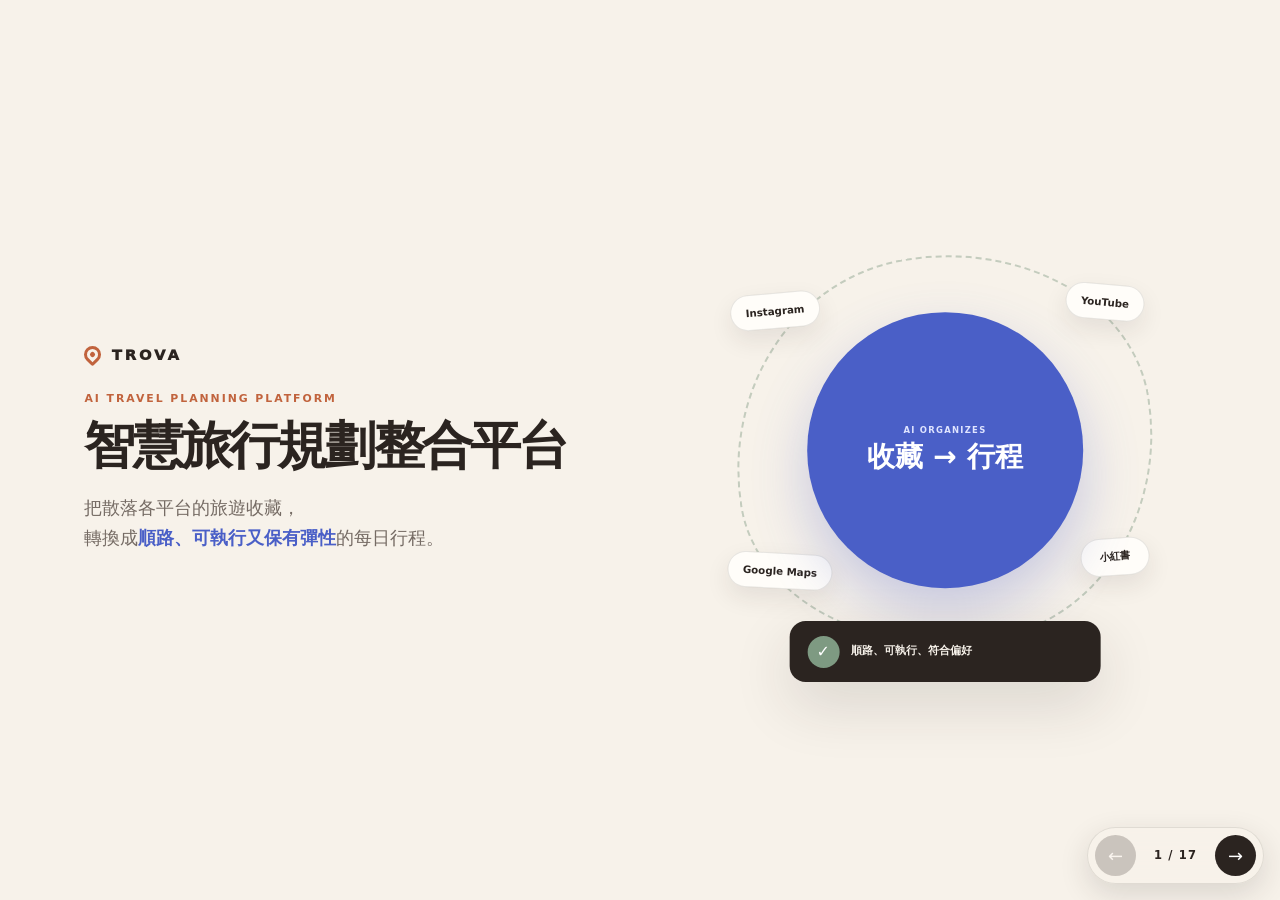
<file: trova-slides.html>
<!doctype html>
<html lang="zh-Hant">
<head>
  <meta charset="utf-8">
  <meta name="viewport" content="width=device-width, initial-scale=1, viewport-fit=cover">
  <meta name="theme-color" content="#F7F2EA">
  <title>Trova｜智慧旅行規劃整合平台</title>
  <style>
    :root {
      --cream: #f7f2ea;
      --paper: #fffdf9;
      --terracotta: #c1633d;
      --indigo: #4a5fc7;
      --sage: #7e9a82;
      --warm-black: #2b2420;
      --muted: #756b64;
      --line: rgba(43, 36, 32, .11);
      --shadow: 0 22px 60px rgba(43, 36, 32, .14);
    }

    * { box-sizing: border-box; }

    html,
    body {
      width: 100%;
      height: 100%;
      margin: 0;
      overflow: hidden;
      background: var(--cream);
      color: var(--warm-black);
      font-family: "Noto Sans TC", "Microsoft JhengHei", system-ui, sans-serif;
    }

    button { font: inherit; }

    .deck {
      position: relative;
      width: 100vw;
      height: 100vh;
      height: 100dvh;
      overflow: hidden;
    }

    .slide {
      position: absolute;
      inset: 0;
      display: grid;
      padding: clamp(2rem, 5.4vw, 6.5rem) clamp(2rem, 6.6vw, 8rem);
      opacity: 0;
      visibility: hidden;
      transform: translateX(2.5%);
      transition: opacity .38s ease, transform .38s ease, visibility .38s;
      pointer-events: none;
    }

    .slide.active {
      opacity: 1;
      visibility: visible;
      transform: translateX(0);
      pointer-events: auto;
    }

    .eyebrow {
      margin: 0 0 .85rem;
      color: var(--terracotta);
      font-size: clamp(.68rem, .85vw, .95rem);
      font-weight: 900;
      letter-spacing: .18em;
      text-transform: uppercase;
    }

    h1,
    h2,
    h3,
    p { margin-top: 0; }

    h1,
    h2 { letter-spacing: -.055em; }

    .slide-index {
      color: var(--sage);
      font-size: clamp(.62rem, .78vw, .85rem);
      font-weight: 900;
      letter-spacing: .13em;
      white-space: nowrap;
    }

    /* Cover */
    .cover {
      grid-template-columns: minmax(0, 1.03fr) minmax(0, .97fr);
      align-items: center;
      gap: 7%;
    }

    .cover-content { min-width: 0; }

    .brand {
      display: flex;
      align-items: center;
      gap: .65rem;
      margin: 0 0 clamp(1.6rem, 3.2vh, 2.5rem);
      font-size: clamp(.86rem, 1.15vw, 1.25rem);
      font-weight: 950;
      letter-spacing: .2em;
    }

    .brand-mark {
      position: relative;
      width: 1.15em;
      height: 1.15em;
      border: .22em solid var(--terracotta);
      border-radius: 50% 50% 50% 12%;
      transform: rotate(-45deg);
    }

    .brand-mark::after {
      content: "";
      position: absolute;
      inset: 28%;
      border-radius: 50%;
      background: var(--terracotta);
    }

    .cover h1 {
      max-width: none;
      margin-bottom: clamp(1.2rem, 2.4vh, 2rem);
      font-size: clamp(2.25rem, 4vw, 4.8rem);
      line-height: 1.03;
      white-space: nowrap;
    }

    .cover-copy {
      max-width: 34em;
      margin-bottom: 0;
      color: var(--muted);
      font-size: clamp(.98rem, 1.42vw, 1.65rem);
      line-height: 1.68;
    }

    .cover-copy strong {
      color: var(--indigo);
      font-weight: 900;
    }

    .hero-flow {
      position: relative;
      width: 100%;
      aspect-ratio: 1.08;
    }

    .hero-orbit {
      position: absolute;
      inset: 8%;
      border: 2px dashed rgba(126, 154, 130, .42);
      border-radius: 48% 52% 46% 54% / 56% 45% 55% 44%;
      transform: rotate(-9deg);
    }

    .source-dot {
      position: absolute;
      display: grid;
      place-items: center;
      min-width: 4.3rem;
      padding: .7rem .9rem;
      border: 1px solid var(--line);
      border-radius: 999px;
      background: var(--paper);
      color: var(--warm-black);
      font-size: clamp(.58rem, .8vw, .82rem);
      font-weight: 850;
      box-shadow: 0 10px 24px rgba(43, 36, 32, .09);
    }

    .source-dot:nth-of-type(1) { left: 16%; top: 20%; transform: translate(-50%, -50%) rotate(-5deg); }
    .source-dot:nth-of-type(2) { left: 82%; top: 18%; transform: translate(-50%, -50%) rotate(5deg); }
    .source-dot:nth-of-type(3) { left: 17%; top: 76%; transform: translate(-50%, -50%) rotate(3deg); }
    .source-dot:nth-of-type(4) { left: 84%; top: 73%; transform: translate(-50%, -50%) rotate(-4deg); }

    .trova-engine {
      position: absolute;
      left: 50%;
      top: 50%;
      z-index: 2;
      width: 55%;
      aspect-ratio: 1;
      padding: 0;
      box-sizing: border-box;
      border-radius: 50%;
      background: var(--indigo);
      color: white;
      text-align: center;
      box-shadow: 0 25px 55px rgba(74, 95, 199, .28);
      transform: translate(-50%, -50%);
    }

    .trova-engine > div {
      position: absolute;
      inset: 0;
      display: flex;
      flex-direction: column;
      align-items: center;
      justify-content: center;
      width: 100%;
      height: 100%;
    }

    .trova-engine small {
      display: block;
      margin-bottom: .35rem;
      color: #dfe4ff;
      font-size: clamp(.48rem, .66vw, .7rem);
      font-weight: 900;
      letter-spacing: .15em;
    }

    .trova-engine strong {
      display: block;
      font-size: clamp(1.2rem, 2.2vw, 2.45rem);
      line-height: 1.22;
      white-space: nowrap;
    }

    .route-output {
      position: absolute;
      left: 50%;
      bottom: 0;
      z-index: 3;
      display: flex;
      align-items: center;
      gap: .75rem;
      width: 62%;
      padding: .9rem 1.1rem;
      border-radius: 1rem;
      background: var(--warm-black);
      color: var(--cream);
      box-shadow: var(--shadow);
      transform: translateX(-50%);
    }

    .route-output::before {
      content: "✓";
      display: grid;
      place-items: center;
      width: 2rem;
      height: 2rem;
      flex: 0 0 auto;
      border-radius: 50%;
      background: var(--sage);
      color: white;
      font-weight: 900;
    }

    .route-output span {
      font-size: clamp(.62rem, .85vw, .9rem);
      font-weight: 850;
      line-height: 1.35;
    }

    /* Background */
    .background-slide {
      grid-template-rows: auto 1fr;
      gap: 5%;
    }

    .slide-header {
      display: flex;
      align-items: flex-end;
      justify-content: space-between;
      gap: 2rem;
    }

    .background-slide h2 {
      max-width: 12em;
      margin-bottom: 0;
      font-size: clamp(2.2rem, 4.45vw, 5.3rem);
      line-height: 1.08;
    }

    .background-body {
      display: grid;
      grid-template-columns: 1fr .9fr;
      align-items: stretch;
      gap: 4%;
      min-height: 0;
    }

    .source-cloud {
      position: relative;
      min-height: 0;
      border: 1px solid var(--line);
      border-radius: 1.3rem;
      background:
        radial-gradient(circle at 20% 20%, rgba(193, 99, 61, .08), transparent 32%),
        radial-gradient(circle at 80% 78%, rgba(126, 154, 130, .1), transparent 35%),
        var(--paper);
      overflow: hidden;
    }

    .cloud-label {
      position: absolute;
      left: 6%;
      top: 8%;
      color: var(--muted);
      font-size: clamp(.58rem, .76vw, .8rem);
      font-weight: 900;
      letter-spacing: .14em;
    }

    .platform {
      position: absolute;
      display: flex;
      align-items: center;
      gap: .65rem;
      padding: .8rem 1rem;
      border: 1px solid var(--line);
      border-radius: .85rem;
      background: var(--cream);
      font-size: clamp(.72rem, 1vw, 1.05rem);
      font-weight: 850;
      box-shadow: 0 10px 25px rgba(43, 36, 32, .08);
    }

    .platform::before {
      content: "";
      width: .72rem;
      height: .72rem;
      border-radius: 50%;
      background: var(--terracotta);
    }

    .platform:nth-of-type(2) { left: 7%; top: 22%; transform: rotate(-7deg); }
    .platform:nth-of-type(3) { right: 6%; top: 14%; transform: rotate(6deg); }
    .platform:nth-of-type(4) { left: 37%; top: 42%; transform: rotate(-2deg); }
    .platform:nth-of-type(5) { left: 8%; bottom: 12%; transform: rotate(5deg); }
    .platform:nth-of-type(6) { right: 27%; bottom: 7%; transform: rotate(-5deg); }
    .platform:nth-of-type(7) { right: 7%; top: 59%; transform: rotate(3deg); }
    .platform:nth-of-type(4)::before,
    .platform:nth-of-type(6)::before { background: var(--indigo); }
    .platform:nth-of-type(3)::before,
    .platform:nth-of-type(7)::before { background: var(--sage); }

    .background-message {
      position: relative;
      display: flex;
      flex-direction: column;
      justify-content: center;
      padding: 9%;
      overflow: hidden;
      border-radius: 1.3rem;
      background: var(--warm-black);
      color: var(--cream);
    }

    .background-message::after {
      content: "?";
      position: absolute;
      right: -.02em;
      bottom: -.3em;
      color: rgba(255, 255, 255, .055);
      font-size: clamp(10rem, 21vw, 23rem);
      font-weight: 950;
      line-height: 1;
    }

    .message-label {
      position: relative;
      z-index: 1;
      margin-bottom: 1.35rem;
      color: #c9beb4;
      font-size: clamp(.6rem, .8vw, .85rem);
      font-weight: 900;
      letter-spacing: .16em;
    }

    .background-message strong {
      position: relative;
      z-index: 1;
      font-size: clamp(1.55rem, 2.75vw, 3.15rem);
      line-height: 1.45;
    }

    .background-message strong span { color: #ffd0bc; }

    /* Problem */
    .problem-slide {
      grid-template-columns: .84fr 1.16fr;
      align-items: center;
      gap: 7%;
    }

    .problem-copy {
      position: relative;
      z-index: 2;
    }

    .problem-slide h2 {
      max-width: 8.5em;
      margin-bottom: 1.5rem;
      font-size: clamp(2.55rem, 5vw, 5.9rem);
      line-height: 1.12;
    }

    .problem-slide h2 span {
      position: relative;
      color: var(--terracotta);
      white-space: nowrap;
    }

    .problem-slide h2 span::after {
      content: "";
      position: absolute;
      left: 0;
      right: 0;
      bottom: -.08em;
      height: .08em;
      border-radius: 999px;
      background: var(--terracotta);
      opacity: .35;
    }

    .problem-note {
      max-width: 30em;
      margin-bottom: 0;
      color: var(--muted);
      font-size: clamp(.78rem, 1.08vw, 1.2rem);
      line-height: 1.65;
    }

    .problem-flow-wrap {
      position: relative;
      display: grid;
      place-items: center;
      height: min(72vh, 45rem);
      min-height: 0;
    }

    .problem-flow {
      position: relative;
      display: grid;
      grid-template-rows: auto 2.1rem auto 3.2rem auto 2.1rem auto;
      align-items: center;
      width: min(100%, 35rem);
    }

    .flow-step {
      position: relative;
      z-index: 2;
      display: grid;
      grid-template-columns: auto 1fr auto;
      align-items: center;
      gap: 1rem;
      min-height: 5.2rem;
      padding: 1.1rem 1.35rem;
      border: 1px solid var(--line);
      border-radius: 1rem;
      background: var(--paper);
      box-shadow: 0 10px 28px rgba(43, 36, 32, .07);
    }

    .flow-step.complete { color: var(--sage); }

    .flow-step.break-step {
      border: 2px solid rgba(214, 69, 69, .5);
      background: #fff9f7;
    }

    .flow-step.burden {
      border-color: transparent;
      background: var(--warm-black);
      color: var(--cream);
      box-shadow: 0 18px 40px rgba(43, 36, 32, .2);
    }

    .step-number {
      display: grid;
      place-items: center;
      width: 2.15rem;
      height: 2.15rem;
      border-radius: 50%;
      background: rgba(126, 154, 130, .16);
      color: var(--sage);
      font-size: .68rem;
      font-weight: 950;
    }

    .break-step .step-number {
      background: rgba(214, 69, 69, .12);
      color: #d64545;
    }

    .burden .step-number {
      background: rgba(255, 255, 255, .12);
      color: white;
    }

    .flow-step strong {
      color: var(--warm-black);
      font-size: clamp(1rem, 1.45vw, 1.55rem);
    }

    .flow-step.burden strong { color: var(--cream); }

    .step-status {
      color: var(--sage);
      font-size: clamp(.52rem, .68vw, .72rem);
      font-weight: 900;
      letter-spacing: .12em;
    }

    .break-step .step-status { color: #d64545; }
    .burden .step-status { color: #c9beb4; }

    .flow-link {
      position: relative;
      display: grid;
      place-items: center;
      height: 100%;
    }

    .flow-link::before {
      content: "";
      width: 2px;
      height: 100%;
      background: rgba(126, 154, 130, .46);
    }

    .flow-link::after {
      content: "";
      position: absolute;
      bottom: -.08rem;
      width: .5rem;
      height: .5rem;
      border-right: 2px solid var(--sage);
      border-bottom: 2px solid var(--sage);
      transform: rotate(45deg);
    }

    .flow-link.broken::before {
      height: 38%;
      background: #d64545;
      box-shadow: 0 1.75rem 0 #d64545;
    }

    .flow-link.broken::after { display: none; }

    .break-label {
      position: absolute;
      left: 50%;
      top: 50%;
      z-index: 2;
      padding: .35rem .7rem;
      border-radius: 999px;
      background: #d64545;
      color: white;
      font-size: clamp(.5rem, .65vw, .68rem);
      font-weight: 950;
      letter-spacing: .14em;
      transform: translate(-50%, -50%) rotate(-3deg);
    }

    .route-knot {
      position: absolute;
      right: -5%;
      top: 46%;
      width: 23%;
      aspect-ratio: 1;
      border: .22rem solid var(--terracotta);
      border-right-color: transparent;
      border-radius: 46% 54% 48% 52%;
      opacity: .45;
      transform: rotate(18deg);
    }

    .route-knot::before {
      content: "";
      position: absolute;
      inset: 20%;
      border: .2rem solid var(--terracotta);
      border-left-color: transparent;
      border-radius: 50%;
      transform: rotate(-42deg);
    }

    /* Research overview */
    .research-overview-slide {
      grid-template-rows: auto 1fr;
      gap: 5%;
    }

    .research-overview-slide h2 {
      max-width: 13em;
      margin-bottom: 0;
      font-size: clamp(2.2rem, 4.45vw, 5.3rem);
      line-height: 1.08;
    }

    .research-overview-body {
      display: grid;
      grid-template-columns: .65fr 1.22fr .92fr;
      align-items: stretch;
      gap: 2.5%;
      min-height: 0;
    }

    .participant-stat {
      position: relative;
      display: flex;
      flex-direction: column;
      justify-content: center;
      padding: 10%;
      overflow: hidden;
      border-radius: 1.2rem;
      background: var(--warm-black);
      color: var(--cream);
    }

    .participant-stat::after {
      content: "7";
      position: absolute;
      right: -.06em;
      bottom: -.3em;
      color: rgba(255, 255, 255, .055);
      font-size: clamp(11rem, 20vw, 22rem);
      font-weight: 950;
      line-height: 1;
    }

    .participant-stat strong,
    .participant-stat span,
    .participant-stat p { position: relative; z-index: 1; }

    .participant-stat strong {
      margin-bottom: .3rem;
      color: #ffd0bc;
      font-size: clamp(5rem, 10vw, 11rem);
      line-height: .9;
      letter-spacing: -.08em;
    }

    .participant-stat span {
      margin-bottom: 1.1rem;
      color: #d8ccc4;
      font-size: clamp(.58rem, .8vw, .84rem);
      font-weight: 900;
      letter-spacing: .14em;
    }

    .participant-stat p {
      margin-bottom: 0;
      color: #eee6df;
      font-size: clamp(.7rem, 1vw, 1rem);
      line-height: 1.55;
    }

    .research-methods {
      display: grid;
      grid-template-rows: repeat(3, 1fr);
      gap: .75rem;
      min-height: 0;
    }

    .research-method {
      position: relative;
      display: grid;
      grid-template-columns: auto 1fr;
      align-items: center;
      gap: 1rem;
      padding: 4.5% 5%;
      border: 1px solid var(--line);
      border-radius: 1rem;
      background: var(--paper);
    }

    .research-method:not(:last-child)::after {
      content: "↓";
      position: absolute;
      left: 2.1rem;
      bottom: -.94rem;
      z-index: 3;
      color: var(--terracotta);
      font-size: .8rem;
      font-weight: 950;
    }

    .method-number {
      display: grid;
      place-items: center;
      width: 2.7rem;
      height: 2.7rem;
      border-radius: 50%;
      background: rgba(126, 154, 130, .16);
      color: var(--sage);
      font-size: .7rem;
      font-weight: 950;
    }

    .research-method:nth-child(2) .method-number {
      background: rgba(193, 99, 61, .12);
      color: var(--terracotta);
    }

    .research-method:nth-child(3) .method-number {
      background: rgba(74, 95, 199, .12);
      color: var(--indigo);
    }

    .research-method small {
      display: block;
      margin-bottom: .3rem;
      color: var(--muted);
      font-size: clamp(.52rem, .68vw, .72rem);
      font-weight: 900;
      letter-spacing: .12em;
    }

    .research-method h3 {
      margin: 0 0 .3rem;
      font-size: clamp(1rem, 1.4vw, 1.5rem);
    }

    .research-method p {
      margin: 0;
      color: var(--muted);
      font-size: clamp(.65rem, .88vw, .92rem);
      line-height: 1.45;
    }

    .research-output {
      position: relative;
      display: flex;
      flex-direction: column;
      justify-content: center;
      padding: 9%;
      overflow: hidden;
      border-radius: 1.2rem;
      background: var(--indigo);
      color: white;
    }

    .research-output::after {
      content: "→";
      position: absolute;
      right: -.12em;
      bottom: -.18em;
      color: rgba(255, 255, 255, .075);
      font-size: clamp(8rem, 15vw, 16rem);
      font-weight: 950;
      line-height: 1;
    }

    .research-output small,
    .research-output strong { position: relative; z-index: 1; }

    .research-output small {
      margin-bottom: 1.2rem;
      color: #dfe4ff;
      font-size: clamp(.58rem, .78vw, .82rem);
      font-weight: 900;
      letter-spacing: .15em;
    }

    .research-output strong {
      font-size: clamp(1.2rem, 2vw, 2.2rem);
      line-height: 1.5;
    }

    .research-output strong span { color: #ffd0bc; }

    /* Research findings */
    .research-findings-slide {
      grid-template-rows: auto 1fr;
      gap: 5%;
    }

    .research-findings-slide h2 {
      max-width: 13em;
      margin-bottom: 0;
      font-size: clamp(2.2rem, 4.45vw, 5.3rem);
      line-height: 1.08;
    }

    .findings-body {
      display: grid;
      grid-template-columns: 1.45fr .75fr;
      gap: 2.5%;
      min-height: 0;
    }

    .affinity-wall {
      display: grid;
      grid-template-columns: 1fr 1fr;
      grid-template-rows: 1.08fr .92fr;
      gap: .8rem;
      min-height: 0;
    }

    .insight-cluster {
      position: relative;
      display: grid;
      grid-template-rows: auto 1fr;
      gap: .7rem;
      padding: 4.5%;
      border: 1px solid var(--line);
      border-radius: 1.05rem;
      background: var(--paper);
      overflow: hidden;
    }

    .insight-cluster.primary {
      grid-column: 1 / -1;
      grid-template-columns: .62fr 1.38fr;
      grid-template-rows: 1fr;
      align-items: center;
      border-color: transparent;
      background: var(--warm-black);
      color: var(--cream);
    }

    .cluster-title {
      position: relative;
      z-index: 2;
    }

    .cluster-code {
      display: inline-flex;
      margin-bottom: .65rem;
      padding: .36em .62em;
      border-radius: 999px;
      background: rgba(43, 36, 32, .08);
      color: var(--muted);
      font-size: clamp(.52rem, .68vw, .72rem);
      font-weight: 950;
      letter-spacing: .14em;
    }

    .primary .cluster-code {
      background: rgba(255, 255, 255, .12);
      color: #d8ccc4;
    }

    .insight-cluster h3 {
      max-width: 15em;
      margin: 0;
      font-size: clamp(1.05rem, 1.55vw, 1.7rem);
      line-height: 1.35;
    }

    .primary h3 {
      max-width: 9em;
      color: white;
      font-size: clamp(1.45rem, 2.5vw, 2.8rem);
    }

    .sticky-notes {
      display: grid;
      grid-template-columns: repeat(3, 1fr);
      align-items: center;
      gap: .65rem;
      min-height: 0;
    }

    .insight-cluster:not(.primary) .sticky-notes {
      grid-template-columns: 1fr 1fr;
      align-content: center;
    }

    .sticky-note {
      display: flex;
      align-items: center;
      min-height: 5.3rem;
      padding: .85rem;
      border-radius: .35rem .8rem .35rem .35rem;
      background: #fff1e9;
      color: var(--warm-black);
      font-size: clamp(.62rem, .86vw, .9rem);
      font-weight: 750;
      line-height: 1.42;
      box-shadow: 0 9px 20px rgba(43, 36, 32, .09);
      transform: rotate(-1.5deg);
    }

    .sticky-note:nth-child(2) { transform: rotate(1.2deg); }
    .sticky-note:nth-child(3) { transform: rotate(-.5deg); }

    .cluster-two { background: rgba(193, 99, 61, .055); }
    .cluster-two .cluster-code { background: rgba(193, 99, 61, .12); color: var(--terracotta); }
    .cluster-two .sticky-note { background: #f5dfd3; }

    .cluster-three { background: rgba(126, 154, 130, .065); }
    .cluster-three .cluster-code { background: rgba(126, 154, 130, .15); color: var(--sage); }
    .cluster-three .sticky-note { background: #e4ece2; }

    .findings-conclusion {
      position: relative;
      display: flex;
      flex-direction: column;
      justify-content: center;
      padding: 10%;
      overflow: hidden;
      border-radius: 1.15rem;
      background: var(--indigo);
      color: white;
    }

    .findings-conclusion::after {
      content: "05";
      position: absolute;
      right: -.03em;
      bottom: -.27em;
      color: rgba(255, 255, 255, .065);
      font-size: clamp(8rem, 15vw, 16rem);
      font-weight: 950;
      line-height: 1;
    }

    .findings-conclusion small,
    .findings-conclusion strong { position: relative; z-index: 1; }

    .findings-conclusion small {
      margin-bottom: 1.3rem;
      color: #dfe4ff;
      font-size: clamp(.58rem, .78vw, .82rem);
      font-weight: 900;
      letter-spacing: .15em;
    }

    .findings-conclusion strong {
      font-size: clamp(1.35rem, 2.25vw, 2.55rem);
      line-height: 1.5;
    }

    .findings-conclusion strong span { color: #ffd0bc; }

    /* Key pain points */
    .pain-points-slide {
      grid-template-rows: auto 1fr;
      gap: 5%;
    }

    .pain-points-slide h2 {
      max-width: 13em;
      margin-bottom: 0;
      font-size: clamp(2.2rem, 4.45vw, 5.3rem);
      line-height: 1.08;
    }

    .pain-points-body {
      position: relative;
      display: grid;
      grid-template-columns: .88fr 1.12fr;
      align-items: stretch;
      gap: 3.5%;
      min-height: 0;
    }

    .pain-card {
      position: relative;
      display: grid;
      grid-template-rows: auto auto 1fr;
      gap: 1rem;
      min-height: 0;
      padding: 7%;
      overflow: hidden;
      border-radius: 1.2rem;
      color: var(--cream);
    }

    .pain-one { background: var(--warm-black); }

    .pain-two {
      background: var(--indigo);
      box-shadow: 0 22px 52px rgba(74, 95, 199, .22);
      transform: scale(1.025);
    }

    .pain-card-label {
      display: flex;
      align-items: center;
      justify-content: space-between;
      gap: 1rem;
    }

    .pain-card-label span {
      color: #cfc4bb;
      font-size: clamp(.56rem, .75vw, .8rem);
      font-weight: 900;
      letter-spacing: .15em;
    }

    .pain-two .pain-card-label span { color: #dfe4ff; }

    .evidence-chip {
      padding: .38em .65em;
      border-radius: 999px;
      background: rgba(255, 255, 255, .12);
      color: white;
      font-size: clamp(.52rem, .68vw, .72rem);
      font-weight: 950;
      letter-spacing: .08em;
    }

    .pain-card h3 {
      max-width: 15em;
      margin: 0;
      font-size: clamp(1.45rem, 2.35vw, 2.7rem);
      line-height: 1.42;
    }

    .pain-two h3 { max-width: 14em; }

    .pain-details {
      align-self: end;
      display: grid;
      gap: .8rem;
      min-height: 0;
    }

    .pain-detail-row {
      padding: 1rem 1.05rem;
      border: 1px solid rgba(255, 255, 255, .12);
      border-radius: .85rem;
      background: rgba(255, 255, 255, .07);
    }

    .pain-detail-row small {
      display: block;
      margin-bottom: .65rem;
      color: #cfc4bb;
      font-size: clamp(.52rem, .68vw, .72rem);
      font-weight: 950;
      letter-spacing: .14em;
    }

    .pain-two .pain-detail-row small { color: #dfe4ff; }

    .symptom-tags {
      display: flex;
      flex-wrap: wrap;
      gap: .45rem;
    }

    .symptom-tags span {
      padding: .45em .68em;
      border-radius: 999px;
      background: rgba(255, 255, 255, .1);
      color: white;
      font-size: clamp(.56rem, .76vw, .8rem);
      font-weight: 850;
    }

    .impact-copy {
      margin: 0;
      color: #f2e9e3;
      font-size: clamp(.75rem, 1.08vw, 1.15rem);
      font-weight: 800;
      line-height: 1.55;
    }

    .pain-two .impact-copy { color: white; }

    .pain-visual {
      position: relative;
      align-self: stretch;
      min-height: 10rem;
    }

    .scatter-source {
      position: absolute;
      display: grid;
      place-items: center;
      min-width: 4rem;
      padding: .55rem .7rem;
      border: 1px solid rgba(255, 255, 255, .12);
      border-radius: .65rem;
      background: rgba(255, 255, 255, .08);
      color: #eee5de;
      font-size: clamp(.5rem, .7vw, .74rem);
      font-weight: 850;
    }

    .scatter-source:nth-child(1) { left: 2%; top: 16%; transform: rotate(-4deg); }
    .scatter-source:nth-child(2) { right: 5%; top: 5%; transform: rotate(4deg); }
    .scatter-source:nth-child(3) { left: 14%; bottom: 10%; transform: rotate(3deg); }
    .scatter-source:nth-child(4) { right: 2%; bottom: 21%; transform: rotate(-3deg); }

    .broken-bridge {
      position: absolute;
      left: 50%;
      top: 52%;
      width: 34%;
      height: 2px;
      background: #d64545;
      transform: translate(-50%, -50%) rotate(-8deg);
    }

    .broken-bridge::after {
      content: "";
      position: absolute;
      left: 46%;
      top: -1rem;
      width: .55rem;
      height: 2rem;
      background: var(--warm-black);
      transform: rotate(18deg);
    }

    .broken-bridge span {
      position: absolute;
      left: 50%;
      top: -2rem;
      padding: .3rem .55rem;
      border-radius: 999px;
      background: #d64545;
      color: white;
      font-size: clamp(.45rem, .6vw, .62rem);
      font-weight: 950;
      white-space: nowrap;
      transform: translateX(-50%);
    }

    .route-field {
      position: absolute;
      inset: 4% 2% 0;
    }

    .route-ghost {
      position: absolute;
      left: 8%;
      right: 9%;
      top: 50%;
      height: 42%;
      border: 3px dashed rgba(255, 255, 255, .26);
      border-top-color: transparent;
      border-radius: 50%;
      transform: translateY(-50%) rotate(-5deg);
    }

    .route-node {
      position: absolute;
      display: grid;
      place-items: center;
      width: 2.65rem;
      height: 2.65rem;
      border: 2px solid rgba(255, 255, 255, .38);
      border-radius: 50%;
      background: rgba(255, 255, 255, .12);
      color: white;
      font-size: .7rem;
      font-weight: 950;
    }

    .route-node:nth-of-type(1) { left: 5%; top: 48%; }
    .route-node:nth-of-type(2) { left: 31%; top: 10%; }
    .route-node:nth-of-type(3) { right: 29%; bottom: 5%; }
    .route-node:nth-of-type(4) { right: 3%; top: 27%; }

    .route-question {
      position: absolute;
      left: 50%;
      top: 50%;
      display: grid;
      place-items: center;
      width: 4rem;
      height: 4rem;
      border-radius: 50%;
      background: var(--terracotta);
      color: white;
      font-size: 1.8rem;
      font-weight: 950;
      box-shadow: 0 12px 26px rgba(43, 36, 32, .2);
      transform: translate(-50%, -50%);
    }

    .pain-causal-arrow {
      position: absolute;
      left: 44%;
      top: 50%;
      z-index: 5;
      display: grid;
      place-items: center;
      width: 3.25rem;
      height: 3.25rem;
      border: .35rem solid var(--cream);
      border-radius: 50%;
      background: var(--terracotta);
      color: white;
      font-size: 1.25rem;
      font-weight: 950;
      transform: translate(-50%, -50%);
      box-shadow: 0 10px 25px rgba(43, 36, 32, .18);
    }

    /* Persona snapshot */
    .persona-slide {
      grid-template-rows: auto 1fr;
      gap: 5%;
    }

    .persona-slide h2 {
      max-width: 13em;
      margin-bottom: 0;
      font-size: clamp(2.2rem, 4.45vw, 5.3rem);
      line-height: 1.08;
    }

    .persona-body {
      display: grid;
      grid-template-columns: .78fr 1.22fr;
      gap: 2.5%;
      min-height: 0;
    }

    .persona-photo {
      position: relative;
      margin: 0;
      min-height: 0;
      overflow: hidden;
      border-radius: 1.2rem;
      background: var(--warm-black);
    }

    .persona-photo img {
      width: 100%;
      height: 100%;
      object-fit: cover;
      object-position: 50% 45%;
      display: block;
    }

    .persona-photo::after {
      content: "";
      position: absolute;
      inset: 45% 0 0;
      background: linear-gradient(transparent, rgba(43, 36, 32, .9));
      pointer-events: none;
    }

    .persona-identity {
      position: absolute;
      left: 7%;
      right: 7%;
      bottom: 6%;
      z-index: 2;
      color: white;
    }

    .persona-identity small {
      display: block;
      margin-bottom: .35rem;
      color: #e1d7cf;
      font-size: clamp(.52rem, .7vw, .74rem);
      font-weight: 900;
      letter-spacing: .14em;
    }

    .persona-identity strong {
      display: block;
      margin-bottom: .75rem;
      font-size: clamp(1.6rem, 2.8vw, 3.15rem);
      line-height: 1.1;
    }

    .persona-meta {
      display: flex;
      flex-wrap: wrap;
      gap: .4rem;
    }

    .persona-meta span {
      padding: .38em .62em;
      border: 1px solid rgba(255, 255, 255, .22);
      border-radius: 999px;
      background: rgba(43, 36, 32, .38);
      font-size: clamp(.5rem, .68vw, .7rem);
      font-weight: 800;
      backdrop-filter: blur(8px);
    }

    .persona-content {
      display: grid;
      grid-template-rows: 1.05fr .95fr;
      gap: .8rem;
      min-height: 0;
    }

    .persona-quote {
      position: relative;
      display: flex;
      flex-direction: column;
      justify-content: center;
      padding: 6.5%;
      overflow: hidden;
      border-radius: 1.15rem;
      background: var(--indigo);
      color: white;
    }

    .persona-quote::before {
      content: "“";
      position: absolute;
      right: .02em;
      top: -.28em;
      color: rgba(255, 255, 255, .08);
      font-family: Georgia, serif;
      font-size: clamp(10rem, 18vw, 20rem);
      line-height: 1;
    }

    .persona-quote small,
    .persona-quote blockquote { position: relative; z-index: 1; }

    .persona-quote small {
      margin-bottom: .8rem;
      color: #dfe4ff;
      font-size: clamp(.54rem, .72vw, .76rem);
      font-weight: 900;
      letter-spacing: .15em;
    }

    .persona-quote blockquote {
      max-width: 22em;
      margin: 0;
      font-size: clamp(1.15rem, 1.85vw, 2.05rem);
      font-weight: 850;
      line-height: 1.55;
    }

    .persona-quote blockquote span { color: #ffd0bc; }

    .persona-insights {
      display: grid;
      grid-template-columns: repeat(3, 1fr);
      gap: .7rem;
      min-height: 0;
    }

    .persona-insight {
      padding: 1rem;
      border: 1px solid var(--line);
      border-radius: .9rem;
      background: var(--paper);
    }

    .persona-insight small {
      display: block;
      margin-bottom: .55rem;
      color: var(--terracotta);
      font-size: clamp(.5rem, .66vw, .7rem);
      font-weight: 900;
      letter-spacing: .13em;
    }

    .persona-insight:nth-child(2) small { color: #d64545; }
    .persona-insight:nth-child(3) small { color: var(--sage); }

    .persona-insight strong {
      display: block;
      margin-bottom: .45rem;
      font-size: clamp(.82rem, 1.08vw, 1.15rem);
      line-height: 1.35;
    }

    .persona-insight p {
      margin: 0;
      color: var(--muted);
      font-size: clamp(.58rem, .78vw, .82rem);
      line-height: 1.45;
    }

    /* Customer journey */
    .journey-slide {
      grid-template-rows: auto 1fr;
      gap: 4%;
    }

    .journey-slide h2 {
      max-width: none;
      margin-bottom: .65rem;
      font-size: clamp(2.1rem, 4.15vw, 4.9rem);
      line-height: 1.08;
      white-space: nowrap;
    }

    .journey-lede {
      max-width: 47em;
      margin: 0;
      color: var(--muted);
      font-size: clamp(.7rem, .95vw, 1rem);
      line-height: 1.55;
    }

    .journey-canvas {
      position: relative;
      display: grid;
      grid-template-rows: auto 1fr auto;
      gap: clamp(1rem, 2.1vh, 1.8rem);
      min-height: 0;
      padding: clamp(1.15rem, 2.4vw, 2.4rem) 0 clamp(.8rem, 1.6vw, 1.4rem);
      border-top: 1px solid var(--line);
      border-bottom: 1px solid var(--line);
    }

    .journey-context {
      display: flex;
      align-items: center;
      justify-content: space-between;
      gap: 1rem;
    }

    .journey-context span {
      color: var(--muted);
      font-size: clamp(.52rem, .7vw, .74rem);
      font-weight: 900;
      letter-spacing: .14em;
      text-transform: uppercase;
    }

    .journey-context strong {
      display: inline-flex;
      align-items: center;
      gap: .55rem;
      color: var(--terracotta);
      font-size: clamp(.58rem, .78vw, .82rem);
      letter-spacing: .08em;
    }

    .journey-context strong::before {
      content: "";
      width: 1.6rem;
      height: 1px;
      background: currentColor;
    }

    .journey-stages {
      position: relative;
      display: grid;
      grid-template-columns: repeat(4, 1fr);
      align-items: start;
      gap: clamp(.7rem, 1.35vw, 1.4rem);
      min-height: 0;
    }

    .journey-stages::before {
      content: "";
      position: absolute;
      left: 12.5%;
      right: 12.5%;
      top: 1.2rem;
      height: 1px;
      background: linear-gradient(90deg, rgba(126, 154, 130, .45), var(--indigo) 42%, #d64545 68%, rgba(126, 154, 130, .45));
    }

    .journey-stage {
      position: relative;
      z-index: 1;
      margin-top: var(--drop, 0);
      padding: clamp(1rem, 1.7vw, 1.5rem);
      border: 1px solid var(--line);
      border-top: 4px solid rgba(126, 154, 130, .55);
      border-radius: .95rem;
      background: rgba(255, 253, 249, .84);
      box-shadow: 0 14px 34px rgba(43, 36, 32, .06);
    }

    .journey-stage:nth-child(1) { --drop: 0; }
    .journey-stage:nth-child(2) { --drop: clamp(1.5rem, 4.2vh, 3.4rem); }
    .journey-stage:nth-child(3) { --drop: clamp(3.2rem, 9vh, 7.2rem); }
    .journey-stage:nth-child(4) { --drop: clamp(1.2rem, 3.4vh, 2.8rem); }

    .journey-stage.highlight {
      border-top-color: var(--indigo);
      background: linear-gradient(155deg, rgba(74, 95, 199, .11), rgba(255, 253, 249, .92) 58%);
    }

    .journey-stage.lowest {
      border-color: rgba(214, 69, 69, .24);
      border-top-color: #d64545;
      background: linear-gradient(155deg, rgba(214, 69, 69, .13), rgba(255, 253, 249, .94) 62%);
      box-shadow: 0 18px 44px rgba(214, 69, 69, .12);
    }

    .journey-node {
      position: absolute;
      left: 50%;
      top: calc(-1.2rem - 7px);
      width: 14px;
      height: 14px;
      border: 4px solid var(--cream);
      border-radius: 50%;
      background: var(--sage);
      box-shadow: 0 0 0 1px rgba(43, 36, 32, .12);
      transform: translateX(-50%);
    }

    .highlight .journey-node { background: var(--indigo); }
    .lowest .journey-node { background: #d64545; }

    .journey-stage small {
      display: block;
      margin-bottom: .35rem;
      color: var(--muted);
      font-size: clamp(.5rem, .66vw, .7rem);
      font-weight: 900;
      letter-spacing: .12em;
    }

    .journey-stage h3 {
      margin: 0 0 .45rem;
      font-size: clamp(.9rem, 1.22vw, 1.3rem);
    }

    .journey-stage p {
      margin: 0;
      color: var(--muted);
      font-size: clamp(.58rem, .78vw, .82rem);
      line-height: 1.45;
    }

    .journey-stage.lowest h3 { color: #d64545; }

    .journey-state {
      display: inline-flex;
      margin-top: .85rem;
      padding: .38em .65em;
      border-radius: 999px;
      background: rgba(74, 95, 199, .1);
      color: var(--indigo);
      font-size: clamp(.5rem, .68vw, .72rem);
      font-weight: 950;
      letter-spacing: .06em;
    }

    .lowest .journey-state {
      background: #d64545;
      color: white;
    }

    .journey-insight {
      display: grid;
      grid-template-columns: auto 1fr;
      align-items: center;
      gap: clamp(.8rem, 1.3vw, 1.3rem);
      max-width: 62rem;
      margin: 0 auto;
      padding: .85rem 1.1rem;
      border-left: 4px solid var(--terracotta);
      background: rgba(193, 99, 61, .065);
    }

    .journey-insight small {
      color: var(--terracotta);
      font-size: clamp(.5rem, .66vw, .7rem);
      font-weight: 950;
      letter-spacing: .13em;
      white-space: nowrap;
    }

    .journey-insight p {
      margin: 0;
      font-size: clamp(.68rem, .9vw, .96rem);
      font-weight: 750;
      line-height: 1.45;
    }

    /* Design challenge / HMW */
    .hmw-slide {
      grid-template-rows: auto 1fr;
      gap: 4%;
    }

    .hmw-slide h2 {
      max-width: 15em;
      margin-bottom: .65rem;
      font-size: clamp(2.05rem, 4vw, 4.75rem);
      line-height: 1.08;
    }

    .hmw-lede {
      max-width: 46em;
      margin: 0;
      color: var(--muted);
      font-size: clamp(.7rem, .95vw, 1rem);
      line-height: 1.55;
    }

    .hmw-canvas {
      position: relative;
      display: grid;
      grid-template-rows: 1fr auto;
      min-height: 0;
      padding-top: clamp(1.2rem, 2.6vw, 2.5rem);
      border-top: 1px solid var(--line);
    }

    .hmw-paths {
      position: relative;
      display: grid;
      grid-template-columns: repeat(2, 1fr);
      gap: clamp(2.2rem, 6vw, 7rem);
      min-height: 0;
      padding: 0 clamp(.5rem, 2vw, 2rem) clamp(1rem, 2.5vh, 2rem);
    }

    .hmw-paths::after {
      content: "";
      position: absolute;
      left: 50%;
      top: 7%;
      bottom: 12%;
      width: 1px;
      background: linear-gradient(180deg, transparent, var(--line) 14%, var(--line) 86%, transparent);
    }

    .hmw-path {
      position: relative;
      display: grid;
      grid-template-rows: auto auto 1fr auto;
      align-content: start;
      min-width: 0;
    }

    .hmw-number {
      margin: 0 0 clamp(.8rem, 1.7vh, 1.3rem);
      color: rgba(74, 95, 199, .18);
      font-size: clamp(3rem, 6.7vw, 7.8rem);
      font-weight: 950;
      letter-spacing: -.08em;
      line-height: .82;
    }

    .hmw-path:nth-child(2) .hmw-number { color: rgba(193, 99, 61, .2); }

    .hmw-path small {
      display: flex;
      align-items: center;
      gap: .65rem;
      margin-bottom: clamp(.8rem, 1.6vh, 1.25rem);
      color: var(--indigo);
      font-size: clamp(.52rem, .7vw, .74rem);
      font-weight: 950;
      letter-spacing: .14em;
    }

    .hmw-path:nth-child(2) small { color: var(--terracotta); }

    .hmw-path small::after {
      content: "";
      flex: 1;
      height: 1px;
      background: currentColor;
      opacity: .42;
    }

    .hmw-question {
      max-width: 17em;
      margin: 0;
      font-size: clamp(1.2rem, 2.25vw, 2.65rem);
      font-weight: 900;
      letter-spacing: -.035em;
      line-height: 1.35;
    }

    .hmw-direction {
      align-self: end;
      justify-self: start;
      display: inline-flex;
      align-items: center;
      gap: .55rem;
      margin-top: clamp(1rem, 2vh, 1.7rem);
      padding: .55em .82em;
      border: 1px solid rgba(74, 95, 199, .2);
      border-radius: 999px;
      color: var(--indigo);
      font-size: clamp(.56rem, .76vw, .8rem);
      font-weight: 900;
      letter-spacing: .06em;
    }

    .hmw-path:nth-child(2) .hmw-direction {
      border-color: rgba(193, 99, 61, .24);
      color: var(--terracotta);
    }

    .hmw-direction::before {
      content: "↳";
      font-size: 1.1em;
    }

    .hmw-convergence {
      display: flex;
      justify-content: flex-end;
      padding-top: .5rem;
    }

    .hmw-next {
      color: var(--sage);
      font-size: clamp(.5rem, .66vw, .7rem);
      font-weight: 950;
      letter-spacing: .14em;
      white-space: nowrap;
    }

    /* Solution */
    .solution-slide {
      grid-template-rows: auto 1fr;
      gap: 4%;
    }

    .solution-slide h2 {
      max-width: 14em;
      margin-bottom: .65rem;
      font-size: clamp(2.1rem, 4.1vw, 4.85rem);
      line-height: 1.08;
    }

    .solution-lede {
      max-width: 49em;
      margin: 0;
      color: var(--muted);
      font-size: clamp(.7rem, .95vw, 1rem);
      line-height: 1.55;
    }

    .solution-canvas {
      display: grid;
      grid-template-rows: auto auto auto;
      align-content: start;
      gap: 0;
      min-height: 0;
      padding-top: clamp(1.2rem, 2.6vw, 2.5rem);
      border-top: 1px solid var(--line);
    }

    .solution-engines {
      display: grid;
      grid-template-columns: minmax(0, 1fr) auto minmax(0, 1fr);
      align-items: stretch;
      align-self: start;
      gap: clamp(.8rem, 1.6vw, 1.6rem);
      min-height: 0;
    }

    .solution-engine {
      position: relative;
      display: grid;
      grid-template-rows: auto 1fr;
      gap: clamp(1.1rem, 2.4vh, 2rem);
      min-width: 0;
      padding: clamp(1.25rem, 2.25vw, 2.2rem);
      border: 1px solid rgba(74, 95, 199, .18);
      border-radius: 1.2rem;
      background: linear-gradient(145deg, rgba(74, 95, 199, .105), rgba(255, 253, 249, .88) 62%);
      overflow: hidden;
    }

    .solution-engine.plan {
      border-color: rgba(193, 99, 61, .2);
      background: linear-gradient(145deg, rgba(193, 99, 61, .115), rgba(255, 253, 249, .9) 62%);
    }

    .solution-engine::after {
      content: attr(data-number);
      position: absolute;
      right: -.03em;
      top: -.18em;
      color: rgba(74, 95, 199, .07);
      font-size: clamp(5rem, 10vw, 11.5rem);
      font-weight: 950;
      letter-spacing: -.1em;
      line-height: 1;
      pointer-events: none;
    }

    .solution-engine.plan::after { color: rgba(193, 99, 61, .075); }

    .solution-engine-header {
      position: relative;
      z-index: 1;
    }

    .solution-engine-header small {
      display: block;
      margin-bottom: .55rem;
      color: var(--indigo);
      font-size: clamp(.52rem, .7vw, .74rem);
      font-weight: 950;
      letter-spacing: .14em;
    }

    .plan .solution-engine-header small { color: var(--terracotta); }

    .solution-engine-header h3 {
      max-width: 11em;
      margin: 0;
      font-size: clamp(1.15rem, 2.05vw, 2.35rem);
      letter-spacing: -.035em;
      line-height: 1.2;
    }

    .solution-flow {
      position: relative;
      z-index: 1;
      display: grid;
      grid-template-columns: repeat(3, 1fr);
      align-items: end;
      gap: clamp(.85rem, 1.35vw, 1.35rem);
      min-width: 0;
      border-top: 1px solid rgba(74, 95, 199, .2);
    }

    .plan .solution-flow { border-top-color: rgba(193, 99, 61, .24); }

    .solution-step {
      position: relative;
      min-width: 0;
      padding: clamp(.8rem, 1.4vw, 1.25rem) 0 0;
    }

    .solution-step:not(:last-child)::after {
      content: "→";
      position: absolute;
      right: calc(-1 * clamp(.55rem, .85vw, .85rem));
      top: clamp(.72rem, 1.35vw, 1.15rem);
      color: var(--indigo);
      font-size: clamp(.72rem, 1vw, 1.05rem);
      font-weight: 950;
      transform: translate(50%, -5%);
    }

    .plan .solution-step:not(:last-child)::after { color: var(--terracotta); }

    .solution-step span {
      display: block;
      margin-bottom: .42rem;
      color: var(--muted);
      font-size: clamp(.52rem, .68vw, .72rem);
      font-weight: 900;
      letter-spacing: .09em;
    }

    .solution-step strong {
      display: block;
      max-width: 8em;
      font-size: clamp(.78rem, 1.08vw, 1.14rem);
      line-height: 1.35;
    }

    .solution-bridge {
      align-self: center;
      display: grid;
      place-items: center;
      width: clamp(2.3rem, 3.6vw, 3.8rem);
      aspect-ratio: 1;
      border: 1px solid rgba(43, 36, 32, .15);
      border-radius: 50%;
      background: var(--cream);
      color: var(--terracotta);
      font-size: clamp(1rem, 1.6vw, 1.7rem);
      font-weight: 950;
      box-shadow: 0 10px 24px rgba(43, 36, 32, .08);
    }

    .solution-insight {
      display: grid;
      grid-template-columns: auto 1fr;
      align-items: center;
      gap: clamp(.8rem, 1.3vw, 1.3rem);
      max-width: 68rem;
      margin: 0 auto;
      padding: clamp(1rem, 1.5vw, 1.35rem) clamp(1.2rem, 2vw, 2rem);
      border: 1px solid rgba(193, 99, 61, .18);
      border-left: 5px solid var(--terracotta);
      border-radius: .8rem;
      background: rgba(193, 99, 61, .075);
      box-shadow: 0 12px 28px rgba(43, 36, 32, .055);
    }

    .solution-insight small {
      color: var(--terracotta);
      font-size: clamp(.78rem, 1vw, 1.06rem);
      font-weight: 950;
      letter-spacing: .13em;
      white-space: nowrap;
    }

    .solution-insight p {
      margin: 0;
      font-size: clamp(1.05rem, 1.48vw, 1.6rem);
      font-weight: 750;
      line-height: 1.45;
    }

    .solution-value-links {
      position: relative;
      height: clamp(3.2rem, 7vh, 5.2rem);
    }

    .solution-value-links span {
      position: absolute;
      top: 0;
      width: 1px;
      height: calc(100% - .4rem);
      background: rgba(43, 36, 32, .34);
    }

    .solution-value-links span:first-child { left: 24%; }
    .solution-value-links span:last-child { left: 76%; }

    .solution-value-links span::after {
      content: "";
      position: absolute;
      left: 50%;
      bottom: 0;
      width: .42rem;
      height: .42rem;
      border-right: 2px solid var(--terracotta);
      border-bottom: 2px solid var(--terracotta);
      transform: translate(-50%, 0) rotate(45deg);
    }

    /* Competitive opportunity */
    .competitive-slide {
      grid-template-rows: auto 1fr;
      gap: 4%;
    }

    .competitive-slide h2 {
      max-width: 14em;
      margin-bottom: .65rem;
      font-size: clamp(2rem, 3.9vw, 4.65rem);
      line-height: 1.08;
    }

    .competitive-lede {
      max-width: 50em;
      margin: 0;
      color: var(--muted);
      font-size: clamp(.7rem, .95vw, 1rem);
      line-height: 1.55;
    }

    .competitive-canvas {
      position: relative;
      display: grid;
      grid-template-columns: 1.05fr .95fr;
      gap: clamp(1.4rem, 3.2vw, 3.5rem);
      min-height: 0;
      padding: clamp(1.1rem, 2.4vw, 2.3rem) 0 clamp(1.35rem, 2.4vh, 1.8rem);
      border-top: 1px solid var(--line);
    }

    .competitor-tracks {
      display: grid;
      grid-template-rows: repeat(3, 1fr);
      gap: clamp(.65rem, 1.25vh, 1rem);
      min-height: 0;
    }

    .competitor-track {
      display: grid;
      grid-template-columns: minmax(6rem, .52fr) 1fr auto 1fr;
      align-items: center;
      gap: clamp(.42rem, .75vw, .72rem);
      min-width: 0;
      padding: clamp(.75rem, 1.35vw, 1.15rem);
      border: 1px solid var(--line);
      border-radius: .85rem;
      background: rgba(255, 253, 249, .68);
    }

    .competitor-name small {
      display: block;
      margin-bottom: .25rem;
      color: var(--sage);
      font-size: clamp(.44rem, .58vw, .62rem);
      font-weight: 950;
      letter-spacing: .12em;
    }

    .competitor-name strong {
      display: block;
      font-size: clamp(.72rem, 1vw, 1.06rem);
      line-height: 1.25;
    }

    .capability {
      display: grid;
      place-items: center;
      min-height: 3.4rem;
      padding: .65rem .7rem;
      border-radius: .65rem;
      background: rgba(126, 154, 130, .085);
      color: var(--warm-black);
      font-size: clamp(.57rem, .76vw, .8rem);
      font-weight: 800;
      line-height: 1.35;
      text-align: center;
    }

    .capability-link {
      color: rgba(43, 36, 32, .38);
      font-size: clamp(.72rem, 1vw, 1rem);
      font-weight: 950;
    }

    .opportunity-panel {
      position: relative;
      display: grid;
      grid-template-rows: auto auto 1fr auto;
      align-content: start;
      min-height: 0;
      padding: clamp(1.2rem, 2.25vw, 2.2rem);
      border: 1px solid rgba(193, 99, 61, .2);
      border-radius: 1rem;
      background: linear-gradient(145deg, rgba(193, 99, 61, .105), rgba(74, 95, 199, .065) 72%, rgba(255, 253, 249, .9));
      overflow: hidden;
    }

    .opportunity-panel::after {
      content: "OPPORTUNITY";
      position: absolute;
      right: -.04em;
      bottom: -.13em;
      color: rgba(193, 99, 61, .055);
      font-size: clamp(3.5rem, 6.7vw, 7.8rem);
      font-weight: 950;
      letter-spacing: -.08em;
      line-height: 1;
      pointer-events: none;
    }

    .opportunity-label {
      position: relative;
      z-index: 1;
      margin: 0 0 .7rem;
      color: var(--terracotta);
      font-size: clamp(.5rem, .66vw, .7rem);
      font-weight: 950;
      letter-spacing: .14em;
    }

    .opportunity-panel h3 {
      position: relative;
      z-index: 1;
      max-width: none;
      margin: 0 0 clamp(1rem, 2.2vh, 1.8rem);
      font-size: clamp(1.12rem, 1.85vw, 2.08rem);
      letter-spacing: -.04em;
      line-height: 1.25;
      white-space: nowrap;
    }

    .opportunity-flow {
      position: relative;
      z-index: 1;
      display: grid;
      grid-template-columns: 1fr auto 1fr;
      align-items: center;
      gap: clamp(.55rem, 1vw, .9rem);
      align-self: center;
    }

    .opportunity-node {
      min-width: 0;
      padding: clamp(.75rem, 1.2vw, 1.05rem);
      border: 1px solid rgba(74, 95, 199, .18);
      border-radius: .75rem;
      background: rgba(255, 253, 249, .72);
    }

    .opportunity-node small {
      display: block;
      margin-bottom: .35rem;
      color: var(--muted);
      font-size: clamp(.42rem, .54vw, .58rem);
      font-weight: 900;
      letter-spacing: .1em;
    }

    .opportunity-node strong {
      display: block;
      font-size: clamp(.66rem, .92vw, .98rem);
      line-height: 1.35;
    }

    .opportunity-arrow {
      color: var(--terracotta);
      font-size: clamp(1rem, 1.6vw, 1.7rem);
      font-weight: 950;
    }

    .competitive-takeaway {
      position: relative;
      z-index: 1;
      margin: clamp(1rem, 2.2vh, 1.8rem) 0 0;
      padding-top: clamp(.85rem, 1.5vh, 1.2rem);
      border-top: 1px solid rgba(43, 36, 32, .13);
      font-size: clamp(.8rem, 1.06vw, 1.12rem);
      font-weight: 750;
      line-height: 1.48;
    }

    .competitive-takeaway strong { color: var(--terracotta); }

    .competitive-source {
      position: absolute;
      left: 0;
      bottom: -.15rem;
      color: var(--muted);
      font-size: clamp(.52rem, .62vw, .66rem);
      font-weight: 700;
      letter-spacing: .05em;
    }

    /* Product structure / IA */
    .structure-slide {
      grid-template-rows: auto 1fr;
      gap: 4%;
    }

    .structure-slide h2 {
      max-width: 15em;
      margin-bottom: .65rem;
      font-size: clamp(2rem, 3.9vw, 4.65rem);
      line-height: 1.08;
    }

    .structure-lede {
      max-width: 49em;
      margin: 0;
      color: var(--muted);
      font-size: clamp(.7rem, .95vw, 1rem);
      line-height: 1.55;
    }

    .structure-canvas {
      display: grid;
      grid-template-rows: auto 1fr auto;
      gap: clamp(1rem, 2vh, 1.7rem);
      min-height: 0;
      padding-top: clamp(1.1rem, 2.4vw, 2.3rem);
      border-top: 1px solid var(--line);
    }

    .ia-secondary {
      display: flex;
      align-items: center;
      justify-content: center;
      gap: clamp(.65rem, 1.2vw, 1.15rem);
      min-width: 0;
    }

    .ia-secondary > small {
      color: var(--muted);
      font-size: clamp(.48rem, .62vw, .66rem);
      font-weight: 900;
      letter-spacing: .14em;
      white-space: nowrap;
    }

    .ia-secondary-node {
      display: flex;
      align-items: baseline;
      gap: .55rem;
      min-width: 0;
      padding: .58rem .9rem;
      border: 1px solid rgba(43, 36, 32, .12);
      border-radius: 999px;
      background: rgba(255, 253, 249, .74);
    }

    .ia-secondary-node strong {
      color: var(--ink);
      font-size: clamp(.72rem, .92vw, 1rem);
      white-space: nowrap;
    }

    .ia-secondary-node span {
      color: var(--muted);
      font-size: clamp(.56rem, .72vw, .76rem);
      white-space: nowrap;
    }

    .module-map {
      display: grid;
      grid-template-columns: minmax(0, 1fr) auto minmax(0, 1.08fr) auto minmax(0, 1fr);
      align-items: stretch;
      gap: clamp(.65rem, 1.25vw, 1.2rem);
      min-height: 0;
    }

    .module-card {
      position: relative;
      display: grid;
      grid-template-rows: auto auto 1fr auto;
      min-width: 0;
      padding: clamp(1.15rem, 2vw, 2rem);
      border: 1px solid rgba(74, 95, 199, .18);
      border-top: 5px solid var(--indigo);
      border-radius: 1rem;
      background: linear-gradient(150deg, rgba(74, 95, 199, .09), rgba(255, 253, 249, .9) 58%);
      overflow: hidden;
    }

    .module-card.ai {
      border-color: rgba(193, 99, 61, .22);
      border-top-color: var(--terracotta);
      background: linear-gradient(150deg, rgba(193, 99, 61, .12), rgba(255, 253, 249, .92) 58%);
      box-shadow: 0 18px 42px rgba(193, 99, 61, .1);
    }

    .module-card.trip {
      border-color: rgba(126, 154, 130, .25);
      border-top-color: var(--sage);
      background: linear-gradient(150deg, rgba(126, 154, 130, .11), rgba(255, 253, 249, .92) 58%);
    }

    .module-card::after {
      content: attr(data-number);
      position: absolute;
      right: -.03em;
      top: -.18em;
      color: rgba(74, 95, 199, .055);
      font-size: clamp(5rem, 8vw, 9.2rem);
      font-weight: 950;
      letter-spacing: -.1em;
      line-height: 1;
      pointer-events: none;
    }

    .module-card.ai::after { color: rgba(193, 99, 61, .06); }
    .module-card.trip::after { color: rgba(126, 154, 130, .075); }

    .module-kicker {
      position: relative;
      z-index: 1;
      margin-bottom: .55rem;
      color: var(--indigo);
      font-size: clamp(.48rem, .64vw, .68rem);
      font-weight: 950;
      letter-spacing: .14em;
    }

    .ai .module-kicker { color: var(--terracotta); }
    .trip .module-kicker { color: var(--sage); }

    .module-card h3 {
      position: relative;
      z-index: 1;
      margin: 0 0 clamp(.9rem, 1.8vh, 1.4rem);
      font-size: clamp(1.25rem, 2.1vw, 2.4rem);
      letter-spacing: -.04em;
      line-height: 1.18;
    }

    .module-feature {
      position: relative;
      z-index: 1;
      align-self: start;
      padding-top: clamp(.8rem, 1.5vh, 1.15rem);
      border-top: 1px solid rgba(43, 36, 32, .12);
    }

    .module-feature strong {
      display: block;
      margin-bottom: .55rem;
      font-size: clamp(.72rem, 1vw, 1.06rem);
      line-height: 1.35;
    }

    .module-feature p {
      margin: 0;
      color: var(--muted);
      font-size: clamp(.58rem, .78vw, .82rem);
      line-height: 1.52;
    }

    .module-output {
      position: relative;
      z-index: 1;
      justify-self: start;
      margin-top: clamp(1rem, 2vh, 1.6rem);
      padding: .48em .72em;
      border-radius: 999px;
      background: rgba(74, 95, 199, .1);
      color: var(--indigo);
      font-size: clamp(.5rem, .67vw, .72rem);
      font-weight: 900;
      letter-spacing: .05em;
    }

    .ai .module-output {
      background: rgba(193, 99, 61, .11);
      color: var(--terracotta);
    }

    .trip .module-output {
      background: rgba(126, 154, 130, .14);
      color: #55765d;
    }

    .module-connector {
      align-self: center;
      display: grid;
      grid-template-rows: auto auto;
      justify-items: center;
      gap: .35rem;
      width: clamp(2.3rem, 3.4vw, 3.6rem);
      color: var(--muted);
    }

    .module-connector span {
      color: var(--terracotta);
      font-size: clamp(1rem, 1.55vw, 1.65rem);
      font-weight: 950;
      line-height: 1;
    }

    .module-connector small {
      font-size: clamp(.38rem, .48vw, .52rem);
      font-weight: 850;
      line-height: 1.25;
      text-align: center;
    }

    .structure-insight {
      display: grid;
      grid-template-columns: auto 1fr;
      align-items: center;
      gap: clamp(.8rem, 1.3vw, 1.3rem);
      max-width: 68rem;
      margin: 0 auto;
      padding: .82rem 1.05rem;
      border-left: 4px solid var(--terracotta);
      background: rgba(193, 99, 61, .06);
    }

    .structure-insight small {
      color: var(--terracotta);
      font-size: clamp(.5rem, .66vw, .7rem);
      font-weight: 950;
      letter-spacing: .13em;
      white-space: nowrap;
    }

    .structure-insight p {
      margin: 0;
      font-size: clamp(.72rem, .96vw, 1.02rem);
      font-weight: 750;
      line-height: 1.45;
    }

    .controls {
      position: fixed;
      right: max(1rem, env(safe-area-inset-right));
      bottom: max(1rem, env(safe-area-inset-bottom));
      z-index: 20;
      display: flex;
      align-items: center;
      gap: .55rem;
      padding: .42rem;
      border: 1px solid var(--line);
      border-radius: 999px;
      background: rgba(247, 242, 234, .88);
      box-shadow: 0 10px 30px rgba(43, 36, 32, .14);
      backdrop-filter: blur(12px);
    }

    .control {
      display: grid;
      place-items: center;
      width: 2.6rem;
      height: 2.6rem;
      border: 0;
      border-radius: 50%;
      background: var(--warm-black);
      color: white;
      font-size: 1.12rem;
      cursor: pointer;
      transition: transform .18s ease, background .18s ease, opacity .18s ease;
    }

    .control:hover:not(:disabled) { background: var(--terracotta); transform: translateY(-2px); }
    .control:focus-visible { outline: 3px solid var(--indigo); outline-offset: 3px; }
    .control:disabled { opacity: .22; cursor: default; }

    .counter {
      min-width: 3.8rem;
      text-align: center;
      font-size: .72rem;
      font-weight: 900;
      letter-spacing: .1em;
    }

    /* Core flows / Wireflow */
    .core-flow-slide {
      grid-template-rows: auto 1fr;
      gap: 2.5%;
    }

    .core-flow-slide h2 {
      max-width: none;
      margin-bottom: .55rem;
      font-size: clamp(1.95rem, 3.5vw, 4.15rem);
      line-height: 1.06;
      white-space: nowrap;
    }

    .core-flow-lede {
      max-width: 66em;
      margin: 0;
      color: var(--muted);
      font-size: clamp(.68rem, .9vw, .98rem);
      line-height: 1.5;
    }

    .core-flow-grid {
      display: grid;
      grid-template-columns: repeat(3, minmax(0, 1fr));
      gap: clamp(1rem, 2.1vw, 2.25rem);
      min-height: 0;
      padding-top: clamp(.85rem, 1.8vh, 1.35rem);
      border-top: 1px solid var(--line);
    }

    .flow-lane {
      position: relative;
      display: grid;
      grid-template-rows: auto minmax(0, 1fr) auto;
      gap: clamp(.55rem, 1.2vh, .95rem);
      min-width: 0;
      padding-right: clamp(.7rem, 1.3vw, 1.35rem);
    }

    .flow-lane:not(:last-child)::after {
      content: "";
      position: absolute;
      top: 0;
      right: 0;
      bottom: 0;
      width: 1px;
      background: linear-gradient(transparent, var(--line) 12%, var(--line) 88%, transparent);
    }

    .flow-lane:last-child { padding-right: 0; }

    .flow-lane-head {
      display: flex;
      align-items: baseline;
      justify-content: space-between;
      gap: .65rem;
    }

    .flow-lane-head div { min-width: 0; }

    .flow-number {
      display: block;
      margin-bottom: .22rem;
      color: var(--terracotta);
      font-size: clamp(.42rem, .55vw, .62rem);
      font-weight: 800;
      letter-spacing: .17em;
    }

    .flow-lane.ai .flow-number { color: var(--indigo); }
    .flow-lane.check .flow-number { color: var(--sage); }

    .flow-lane h3 {
      margin: 0;
      font-family: var(--serif);
      font-size: clamp(1rem, 1.65vw, 1.75rem);
      line-height: 1.12;
    }

    .flow-role {
      flex: 0 0 auto;
      padding: .32rem .55rem;
      border: 1px solid rgba(193, 99, 61, .24);
      border-radius: 999px;
      color: var(--terracotta);
      background: rgba(193, 99, 61, .08);
      font-size: clamp(.38rem, .48vw, .54rem);
      font-weight: 800;
      letter-spacing: .08em;
      white-space: nowrap;
    }

    .flow-lane.ai .flow-role {
      border-color: rgba(74, 95, 199, .24);
      color: var(--indigo);
      background: rgba(74, 95, 199, .08);
    }

    .flow-lane.check .flow-role {
      border-color: rgba(126, 154, 130, .3);
      color: var(--sage);
      background: rgba(126, 154, 130, .1);
    }

    .mockup-pair {
      position: relative;
      display: flex;
      align-items: center;
      justify-content: center;
      gap: clamp(.45rem, .9vw, .9rem);
      min-height: 0;
      padding: .15rem 0;
    }

    .mockup-pair img {
      display: block;
      width: min(45%, 12.5rem);
      max-height: 45vh;
      object-fit: contain;
      border: 1px solid rgba(46, 42, 36, .12);
      border-radius: clamp(.75rem, 1.15vw, 1.2rem);
      background: white;
      box-shadow: 0 12px 30px rgba(46, 42, 36, .12);
    }

    .mockup-pair img:last-of-type { transform: translateY(.75rem); }

    .pair-arrow {
      position: absolute;
      z-index: 2;
      left: 50%;
      top: 50%;
      display: grid;
      place-items: center;
      width: clamp(1.35rem, 1.8vw, 1.8rem);
      height: clamp(1.35rem, 1.8vw, 1.8rem);
      border-radius: 50%;
      color: white;
      background: var(--terracotta);
      box-shadow: 0 5px 14px rgba(193, 99, 61, .25);
      font-size: clamp(.58rem, .7vw, .78rem);
      transform: translate(-50%, -50%);
    }

    .flow-lane.ai .pair-arrow { background: var(--indigo); }
    .flow-lane.check .pair-arrow { background: var(--sage); }

    .flow-caption {
      margin: 0;
      color: var(--muted);
      font-size: clamp(.58rem, .72vw, .78rem);
      line-height: 1.45;
    }

    .flow-caption strong {
      display: block;
      margin-bottom: .18rem;
      color: var(--ink);
      font-size: clamp(.68rem, .84vw, .92rem);
    }

    /* Visual identity & UI system */
    .visual-system-slide {
      grid-template-rows: auto 1fr;
      gap: 3%;
    }

    .visual-system-slide h2 {
      max-width: none;
      margin-bottom: .5rem;
      font-size: clamp(1.9rem, 3.25vw, 3.9rem);
      line-height: 1.06;
      white-space: nowrap;
    }

    .visual-system-lede {
      max-width: 64em;
      margin: 0;
      color: var(--muted);
      font-size: clamp(.68rem, .9vw, .98rem);
      line-height: 1.5;
    }

    .visual-system-body {
      display: grid;
      grid-template-columns: minmax(15rem, .7fr) minmax(0, 1.3fr);
      gap: clamp(1.5rem, 3.4vw, 4rem);
      min-height: 0;
      padding-top: clamp(1rem, 2vh, 1.6rem);
      border-top: 1px solid var(--line);
    }

    .identity-focus {
      display: flex;
      flex-direction: column;
      justify-content: center;
      min-width: 0;
      padding-right: clamp(1rem, 2vw, 2rem);
      border-right: 1px solid var(--line);
    }

    .identity-logo {
      display: block;
      width: min(100%, 26rem);
      height: auto;
      margin-bottom: clamp(1.1rem, 2.2vh, 1.8rem);
      filter: drop-shadow(0 14px 28px rgba(46, 42, 36, .08));
    }

    .identity-kicker,
    .system-section-label {
      color: var(--terracotta);
      font-size: clamp(.42rem, .55vw, .62rem);
      font-weight: 800;
      letter-spacing: .16em;
      text-transform: uppercase;
    }

    .identity-focus h3 {
      max-width: 12em;
      margin: .5rem 0 .75rem;
      font-family: var(--serif);
      font-size: clamp(1.15rem, 2vw, 2.15rem);
      line-height: 1.2;
    }

    .identity-focus p {
      max-width: 31em;
      margin: 0;
      color: var(--muted);
      font-size: clamp(.62rem, .82vw, .88rem);
      line-height: 1.6;
    }

    .logo-symbols {
      display: flex;
      flex-wrap: wrap;
      gap: .45rem;
      margin-top: clamp(.9rem, 1.8vh, 1.4rem);
    }

    .logo-symbols span {
      padding: .38rem .62rem;
      border: 1px solid rgba(193, 99, 61, .2);
      border-radius: 999px;
      color: var(--terracotta);
      background: rgba(193, 99, 61, .07);
      font-size: clamp(.48rem, .62vw, .68rem);
      font-weight: 700;
    }

    .system-evidence {
      display: grid;
      grid-template-rows: auto auto minmax(0, 1fr);
      gap: clamp(.85rem, 1.8vh, 1.4rem);
      min-width: 0;
      min-height: 0;
    }

    .palette-block,
    .type-block {
      padding-bottom: clamp(.7rem, 1.4vh, 1.05rem);
      border-bottom: 1px solid var(--line);
    }

    .palette-head,
    .type-content {
      display: flex;
      align-items: flex-end;
      justify-content: space-between;
      gap: 1rem;
    }

    .palette-principle,
    .type-note {
      margin: 0;
      color: var(--muted);
      font-size: clamp(.5rem, .68vw, .74rem);
      line-height: 1.45;
    }

    .palette-principle strong { color: var(--ink); }

    .swatch-row {
      display: grid;
      grid-template-columns: 1.15fr 1.15fr repeat(3, .8fr);
      gap: clamp(.45rem, .8vw, .8rem);
      margin-top: .65rem;
    }

    .swatch {
      position: relative;
      min-height: clamp(3.3rem, 6.2vh, 5.2rem);
      padding: .65rem;
      border: 1px solid rgba(46, 42, 36, .12);
      border-radius: .75rem;
      overflow: hidden;
    }

    .swatch strong,
    .swatch small {
      position: relative;
      z-index: 1;
      display: block;
    }

    .swatch strong { font-size: clamp(.52rem, .7vw, .78rem); }
    .swatch small { margin-top: .2rem; font-size: clamp(.38rem, .48vw, .54rem); opacity: .76; }
    .swatch.cream { color: var(--ink); background: #fbfaf7; }
    .swatch.terra { color: white; background: #8d432a; }
    .swatch.indigo { color: white; background: #4a5fc7; }
    .swatch.ink { color: white; background: #2e2a24; }
    .swatch.neutral { color: white; background: #6b6357; }

    .type-content { margin-top: .45rem; }

    .type-sample {
      display: flex;
      align-items: baseline;
      gap: clamp(.65rem, 1.2vw, 1.2rem);
      min-width: 0;
    }

    .type-sample strong {
      font-family: "Noto Sans TC", sans-serif;
      font-size: clamp(1.1rem, 2vw, 2.15rem);
      line-height: 1;
      white-space: nowrap;
    }

    .type-weights {
      color: var(--muted);
      font-family: "Noto Sans TC", sans-serif;
      font-size: clamp(.48rem, .64vw, .7rem);
      line-height: 1.5;
    }

    .component-block {
      display: grid;
      grid-template-rows: auto minmax(0, 1fr);
      gap: .55rem;
      min-height: 0;
    }

    .component-specimens {
      display: grid;
      grid-template-columns: .86fr 1.07fr 1.07fr;
      align-items: stretch;
      gap: clamp(.65rem, 1.1vw, 1.1rem);
      min-height: 0;
    }

    .specimen {
      display: flex;
      flex-direction: column;
      justify-content: flex-start;
      gap: .55rem;
      min-width: 0;
      padding: clamp(.7rem, 1.1vw, 1rem);
      border-top: 3px solid var(--terracotta);
      border-radius: .8rem;
      background: rgba(255, 255, 255, .62);
      box-shadow: 0 10px 24px rgba(46, 42, 36, .07);
    }

    .specimen.ai-specimen { border-top-color: var(--indigo); }
    .specimen small { color: var(--muted); font-size: clamp(.4rem, .52vw, .58rem); font-weight: 700; }

    .state-stack {
      display: grid;
      gap: clamp(.35rem, .65vh, .55rem);
      min-height: 0;
    }

    .state-row {
      display: grid;
      grid-template-columns: 3.6rem minmax(0, 1fr);
      align-items: center;
      gap: .45rem;
      min-width: 0;
    }

    .state-label {
      color: var(--muted);
      font-size: clamp(.34rem, .45vw, .5rem);
      font-weight: 800;
      letter-spacing: .06em;
      text-transform: uppercase;
    }

    .primary-demo {
      display: grid;
      place-items: center;
      min-height: 2.65rem;
      padding: .6rem .8rem;
      border-radius: 999px;
      color: white;
      background: #8d432a;
      font-size: clamp(.55rem, .72vw, .8rem);
      font-weight: 800;
      text-align: center;
    }

    .primary-demo.pressed {
      background: #56291a;
      box-shadow: inset 0 2px 4px rgba(0, 0, 0, .2);
      transform: translateY(1px);
    }

    .primary-demo.disabled {
      color: #6b6357;
      background: #e3e3e3;
    }

    .trip-demo,
    .ai-demo {
      display: grid;
      grid-template-columns: auto 1fr;
      gap: .6rem;
      align-items: start;
      padding: .7rem;
      border: 1px solid rgba(46, 42, 36, .1);
      border-radius: .7rem;
      background: white;
    }

    .trip-demo.selected {
      border: 1.5px solid #8d432a;
      background: rgba(193, 99, 61, .05);
    }

    .trip-demo.conflict {
      border-color: rgba(198, 63, 63, .42);
      background: #fff7f5;
    }

    .trip-demo.conflict .trip-demo-icon { background: rgba(198, 63, 63, .12); }

    .state-mark {
      display: inline-block;
      margin-top: .25rem;
      color: var(--terracotta);
      font-family: "Noto Sans TC", sans-serif;
      font-size: clamp(.34rem, .45vw, .5rem);
      font-style: normal;
      font-weight: 700;
    }

    .trip-demo.conflict .state-mark { color: #b23b32; }

    .trip-demo-icon,
    .ai-demo-icon {
      display: grid;
      place-items: center;
      width: 1.8rem;
      height: 1.8rem;
      border-radius: .5rem;
      background: rgba(193, 99, 61, .1);
      font-size: .8rem;
    }

    .ai-demo-icon { background: rgba(74, 95, 199, .1); }

    .demo-copy strong {
      display: block;
      margin-bottom: .2rem;
      font-family: "Noto Sans TC", sans-serif;
      font-size: clamp(.5rem, .68vw, .75rem);
    }

    .demo-copy span {
      display: block;
      color: var(--muted);
      font-family: "Noto Sans TC", sans-serif;
      font-size: clamp(.4rem, .52vw, .58rem);
      line-height: 1.4;
    }

    .ai-demo .demo-copy strong { color: var(--indigo); }

    .ai-demo.detected { border-color: rgba(74, 95, 199, .3); background: #f8f9ff; }

    .ai-demo.expanded {
      border-color: rgba(74, 95, 199, .42);
      background: #eef0fb;
    }

    .ai-demo.resolved {
      border-color: rgba(126, 154, 130, .42);
      background: rgba(126, 154, 130, .08);
    }

    .ai-demo.resolved .ai-demo-icon { background: rgba(126, 154, 130, .16); }
    .ai-demo.resolved .demo-copy strong { color: #58765d; }

    /* Interactive prototype */
    .prototype-slide {
      grid-template-rows: auto 1fr;
      gap: 3%;
    }

    .prototype-slide h2 {
      max-width: none;
      margin-bottom: .5rem;
      font-size: clamp(1.9rem, 3.45vw, 4.15rem);
      line-height: 1.06;
      white-space: nowrap;
    }

    .prototype-lede {
      margin: 0;
      color: var(--muted);
      font-size: clamp(.68rem, .9vw, .98rem);
      line-height: 1.5;
    }

    .prototype-body {
      display: grid;
      grid-template-columns: minmax(18rem, .72fr) minmax(0, 1.28fr);
      gap: clamp(1.2rem, 2.5vw, 2.8rem);
      min-height: 0;
      padding-top: clamp(1rem, 2vh, 1.5rem);
      border-top: 1px solid var(--line);
    }

    .prototype-entry {
      min-width: 0;
      min-height: 0;
    }

    .import-entry {
      display: grid;
      grid-template-columns: minmax(0, 1fr) auto;
      grid-template-rows: auto auto 1fr auto;
      align-items: start;
      column-gap: clamp(.75rem, 1.35vw, 1.25rem);
      padding-right: clamp(.8rem, 1.7vw, 1.8rem);
      border-right: 1px solid var(--line);
    }

    .prototype-flow-code {
      color: var(--terracotta);
      font-size: clamp(.56rem, .7vw, .76rem);
      font-weight: 900;
      letter-spacing: .16em;
    }

    .prototype-entry h3 {
      margin: .45rem 0 .55rem;
      font-family: var(--serif);
      font-size: clamp(1.45rem, 2.25vw, 2.45rem);
      line-height: 1.16;
    }

    .import-entry h3 { white-space: nowrap; }

    .prototype-entry-copy {
      margin: 0;
      color: var(--muted);
      font-size: clamp(.72rem, .92vw, 1rem);
      line-height: 1.5;
    }

    .prototype-qr-link {
      display: block;
      width: clamp(10.5rem, 13.2vw, 14rem);
      padding: .7rem;
      border: 1px solid rgba(46, 42, 36, .14);
      border-radius: .8rem;
      background: white;
      box-shadow: 0 12px 28px rgba(46, 42, 36, .09);
    }

    .prototype-qr-link img {
      display: block;
      width: 100%;
      height: auto;
    }

    .import-launch {
      grid-column: 2;
      grid-row: 1 / 5;
      align-self: center;
      display: flex;
      flex-direction: column;
      align-items: center;
      gap: .75rem;
    }

    .prototype-steps {
      align-self: end;
      display: grid;
      gap: .55rem;
      margin: clamp(.9rem, 1.8vh, 1.35rem) 0 0;
      padding: 0;
      list-style: none;
    }

    .prototype-steps li {
      display: grid;
      grid-template-columns: 1.45rem 1fr;
      align-items: center;
      gap: .55rem;
      color: var(--ink);
      font-size: clamp(.7rem, .88vw, .96rem);
      font-weight: 700;
    }

    .prototype-steps span {
      display: grid;
      place-items: center;
      width: 1.7rem;
      height: 1.7rem;
      border-radius: 50%;
      color: white;
      background: var(--terracotta);
      font-size: clamp(.46rem, .58vw, .64rem);
      font-weight: 900;
    }

    .prototype-open {
      display: inline-flex;
      align-items: center;
      justify-content: center;
      gap: .45rem;
      width: fit-content;
      margin-top: .85rem;
      padding: .72rem .95rem;
      border: 1px solid var(--terracotta);
      border-radius: 999px;
      color: var(--terracotta);
      font-size: clamp(.58rem, .72vw, .8rem);
      font-weight: 900;
      letter-spacing: .08em;
      text-decoration: none;
    }

    .prototype-open::after { content: "↗"; font-size: 1.05em; }
    .prototype-open:hover { color: white; background: var(--terracotta); }

    .planning-entry {
      display: grid;
      grid-template-rows: auto minmax(0, 1fr);
      gap: clamp(.9rem, 1.8vh, 1.35rem);
    }

    .planning-entry .prototype-flow-code { color: var(--indigo); }

    .planning-shell {
      display: grid;
      grid-template-columns: minmax(0, 1fr) auto;
      align-items: center;
      gap: clamp(.9rem, 1.7vw, 1.7rem);
      min-height: 0;
    }

    .planning-launch {
      order: 2;
      display: flex;
      flex-direction: column;
      align-items: center;
      gap: .75rem;
    }

    .planning-launch .prototype-open {
      margin-top: 0;
      border-color: var(--indigo);
      color: var(--indigo);
    }

    .planning-launch .prototype-open:hover { color: white; background: var(--indigo); }

    .prototype-branches {
      order: 1;
      display: grid;
      grid-template-rows: 1fr 1fr;
      gap: clamp(.8rem, 1.6vh, 1.2rem);
      min-height: 0;
    }

    .prototype-branch {
      display: grid;
      grid-template-columns: minmax(9.5rem, .8fr) minmax(0, 1.2fr);
      align-items: center;
      gap: clamp(.8rem, 1.5vw, 1.45rem);
      min-width: 0;
      padding: clamp(.8rem, 1.2vw, 1.1rem);
      border-left: 5px solid var(--indigo);
      border-radius: 0 .8rem .8rem 0;
      background: rgba(74, 95, 199, .07);
    }

    .prototype-branch.check {
      grid-template-columns: minmax(13.5rem, 1fr) minmax(0, 1fr);
      border-left-color: var(--sage);
      background: rgba(126, 154, 130, .09);
    }

    .prototype-branch.check h4 {
      font-size: clamp(.95rem, 1.25vw, 1.38rem);
      white-space: nowrap;
    }

    .prototype-card-grid {
      display: grid;
      grid-template-columns: minmax(12rem, .64fr) minmax(15rem, .82fr) minmax(0, 1.54fr);
      gap: clamp(.8rem, 1.45vw, 1.4rem);
      min-height: 0;
      padding-top: clamp(1rem, 2vh, 1.5rem);
      border-top: 1px solid var(--line);
    }

    .prototype-card {
      display: grid;
      grid-template-rows: auto 1fr auto;
      min-width: 0;
      padding: clamp(1rem, 1.55vw, 1.5rem);
      border: 1px solid rgba(43, 36, 32, .12);
      border-radius: 1rem;
      background: rgba(255, 253, 249, .82);
    }

    .prototype-card.onboarding {
      border-style: dashed;
      background: rgba(43, 36, 32, .025);
    }

    .prototype-card.import { border-top: 5px solid var(--terracotta); }
    .prototype-card.planning { border-top: 5px solid var(--indigo); }
    .prototype-card.onboarding .prototype-flow-code { color: var(--muted); }
    .prototype-card.planning .prototype-flow-code { color: var(--indigo); }

    .prototype-card h3 {
      margin: .42rem 0 .5rem;
      font-family: var(--serif);
      font-size: clamp(1.25rem, 1.75vw, 2rem);
      line-height: 1.16;
    }

    .prototype-card-copy {
      margin: 0;
      color: var(--muted);
      font-size: clamp(.65rem, .78vw, .86rem);
      line-height: 1.5;
    }

    .prototype-card-steps {
      display: grid;
      align-content: center;
      gap: .65rem;
      margin: 1rem 0;
      padding: 0;
      list-style: none;
    }

    .prototype-card-steps li {
      display: flex;
      align-items: center;
      gap: .55rem;
      font-size: clamp(.65rem, .8vw, .88rem);
      font-weight: 750;
    }

    .prototype-card-steps span {
      display: grid;
      place-items: center;
      flex: 0 0 auto;
      width: 1.6rem;
      height: 1.6rem;
      border-radius: 50%;
      color: white;
      background: var(--terracotta);
      font-size: .56rem;
      font-weight: 900;
    }

    .onboarding .prototype-card-steps span { background: #8a8580; }
    .planning .prototype-open { border-color: var(--indigo); color: var(--indigo); }
    .planning .prototype-open:hover { color: white; background: var(--indigo); }

    .prototype-card .prototype-open {
      width: 100%;
      margin-top: 0;
      box-sizing: border-box;
    }

    .prototype-card-branches {
      display: grid;
      align-content: center;
      gap: clamp(.7rem, 1.25vh, 1rem);
      margin: 1rem 0;
    }

    .prototype-card-branches .prototype-branch {
      grid-template-columns: minmax(9rem, .9fr) minmax(0, 1.1fr);
      padding: clamp(.7rem, 1vw, .95rem);
    }

    .prototype-card-branches .prototype-branch.check {
      grid-template-columns: minmax(12rem, 1fr) minmax(0, 1fr);
    }

    .prototype-legacy { display: none; }

    @media (max-width: 700px) {
      .prototype-card-grid {
        grid-template-columns: .72fr .9fr 1.38fr;
        gap: .45rem;
        padding-top: .55rem;
      }

      .prototype-card { padding: .58rem; border-radius: .6rem; }
      .prototype-card.import,
      .prototype-card.planning { border-top-width: 3px; }
      .prototype-card h3 { margin: .2rem 0 .25rem; font-size: .72rem; }
      .prototype-card-copy { font-size: .34rem; line-height: 1.35; }
      .prototype-card-steps { gap: .3rem; margin: .45rem 0; }
      .prototype-card-steps li { gap: .28rem; font-size: .34rem; }
      .prototype-card-steps span { width: .9rem; height: .9rem; font-size: .28rem; }
      .prototype-card .prototype-flow-code { font-size: .3rem; }
      .prototype-card .prototype-open { padding: .38rem .42rem; font-size: .31rem; }
      .prototype-card-branches { gap: .35rem; margin: .45rem 0; }
      .prototype-card-branches .prototype-branch,
      .prototype-card-branches .prototype-branch.check {
        grid-template-columns: 5.8rem 1fr;
        gap: .38rem;
        padding: .4rem;
      }
      .prototype-card-branches .prototype-branch.check h4 { font-size: .5rem; }
    }

    .branch-role {
      display: block;
      margin-bottom: .35rem;
      color: var(--indigo);
      font-size: clamp(.5rem, .62vw, .68rem);
      font-weight: 900;
      letter-spacing: .1em;
    }

    .prototype-branch.check .branch-role { color: var(--sage); }

    .prototype-branch h4 {
      margin: 0;
      font-family: var(--serif);
      font-size: clamp(1.05rem, 1.5vw, 1.65rem);
      line-height: 1.15;
    }

    .branch-steps {
      display: flex;
      align-items: center;
      flex-wrap: wrap;
      gap: .35rem;
      color: var(--muted);
      font-size: clamp(.62rem, .78vw, .86rem);
      font-weight: 700;
      line-height: 1.45;
    }

    .branch-steps span:not(:last-child)::after {
      content: "→";
      margin-left: .35rem;
      color: rgba(46, 42, 36, .32);
    }

    /* Validation plan */
    .validation-slide {
      grid-template-rows: auto 1fr;
      gap: 3%;
    }

    .validation-slide h2 {
      max-width: 18em;
      margin-bottom: .55rem;
      font-size: clamp(1.85rem, 3.35vw, 4rem);
      line-height: 1.08;
    }

    .validation-header-meta {
      display: flex;
      align-items: center;
      gap: .7rem;
      margin-top: .75rem;
    }

    .validation-status {
      display: inline-flex;
      align-items: center;
      gap: .42rem;
      padding: .38rem .65rem;
      border: 1px solid rgba(74, 95, 199, .24);
      border-radius: 999px;
      color: var(--indigo);
      background: rgba(74, 95, 199, .07);
      font-size: clamp(.42rem, .55vw, .62rem);
      font-weight: 800;
      letter-spacing: .1em;
    }

    .validation-status::before {
      content: "";
      width: .42rem;
      height: .42rem;
      border-radius: 50%;
      background: var(--indigo);
      box-shadow: 0 0 0 .22rem rgba(74, 95, 199, .1);
    }

    .validation-note {
      margin: 0;
      color: var(--muted);
      font-size: clamp(.54rem, .7vw, .76rem);
    }

    .validation-body {
      display: grid;
      grid-template-rows: minmax(0, 1fr) auto;
      gap: clamp(1rem, 2.1vh, 1.6rem);
      min-height: 0;
      padding-top: clamp(1rem, 2.1vh, 1.6rem);
      border-top: 1px solid var(--line);
    }

    .validation-grid {
      display: grid;
      grid-template-columns: repeat(3, minmax(0, 1fr));
      min-height: 0;
    }

    .validation-column {
      position: relative;
      display: grid;
      grid-template-rows: auto auto 1fr;
      gap: clamp(.75rem, 1.5vh, 1.1rem);
      min-width: 0;
      padding: clamp(.7rem, 1.3vw, 1.25rem) clamp(1.1rem, 2.2vw, 2.25rem);
    }

    .validation-column:first-child { padding-left: 0; }
    .validation-column:last-child { padding-right: 0; }

    .validation-column:not(:last-child)::after {
      content: "";
      position: absolute;
      top: 0;
      right: 0;
      bottom: 0;
      width: 1px;
      background: linear-gradient(transparent, var(--line) 8%, var(--line) 92%, transparent);
    }

    .validation-number {
      color: var(--terracotta);
      font-size: clamp(.46rem, .6vw, .66rem);
      font-weight: 900;
      letter-spacing: .17em;
    }

    .validation-column:nth-child(2) .validation-number { color: var(--indigo); }
    .validation-column:nth-child(3) .validation-number { color: var(--sage); }

    .validation-column h3 {
      max-width: 12em;
      margin: 0;
      font-family: var(--serif);
      font-size: clamp(1.35rem, 2.05vw, 2.2rem);
      line-height: 1.18;
    }

    .validation-content {
      display: grid;
      grid-template-rows: auto 1fr;
      gap: clamp(.85rem, 1.7vh, 1.25rem);
      padding-top: clamp(.8rem, 1.6vh, 1.2rem);
      border-top: 3px solid rgba(193, 99, 61, .48);
    }

    .validation-column:nth-child(2) .validation-content { border-top-color: rgba(74, 95, 199, .48); }
    .validation-column:nth-child(3) .validation-content { border-top-color: rgba(126, 154, 130, .56); }

    .validation-question small,
    .validation-observe small {
      display: block;
      margin-bottom: .45rem;
      color: var(--muted);
      font-size: clamp(.5rem, .62vw, .68rem);
      font-weight: 800;
      letter-spacing: .12em;
      text-transform: uppercase;
    }

    .validation-question p {
      margin: 0;
      color: var(--ink);
      font-size: clamp(.82rem, 1.08vw, 1.18rem);
      font-weight: 750;
      line-height: 1.48;
    }

    .validation-observe {
      align-self: end;
      padding: clamp(.75rem, 1.1vw, 1rem);
      border-left: 4px solid var(--terracotta);
      border-radius: 0 .65rem .65rem 0;
      background: rgba(193, 99, 61, .07);
    }

    .validation-column:nth-child(2) .validation-observe {
      border-left-color: var(--indigo);
      background: rgba(74, 95, 199, .07);
    }

    .validation-column:nth-child(3) .validation-observe {
      border-left-color: var(--sage);
      background: rgba(126, 154, 130, .09);
    }

    .validation-observe p {
      margin: 0;
      color: var(--muted);
      font-size: clamp(.72rem, .92vw, 1rem);
      line-height: 1.5;
    }

    .validation-roadmap {
      display: grid;
      grid-template-columns: repeat(4, 1fr);
      align-items: center;
      min-height: clamp(4rem, 7.2vh, 5.2rem);
      padding: clamp(.9rem, 1.45vw, 1.2rem) clamp(1.1rem, 2vw, 1.8rem);
      border-radius: .8rem;
      border: 1px solid var(--line);
      background: rgba(255, 255, 255, .72);
    }

    .validation-stage {
      position: relative;
      display: flex;
      align-items: center;
      justify-content: center;
      gap: .5rem;
      color: #9a948b;
      font-size: clamp(.72rem, .9vw, .98rem);
      font-weight: 750;
      text-align: center;
    }

    .validation-stage:not(:last-child)::after {
      content: "→";
      position: absolute;
      right: -.45rem;
      color: #c7c2ba;
    }

    .validation-stage span {
      display: grid;
      place-items: center;
      width: 1.9rem;
      height: 1.9rem;
      border-radius: 50%;
      color: #8b857d;
      background: #edebe9;
      font-size: clamp(.54rem, .68vw, .74rem);
      font-weight: 900;
    }

    .validation-stage:first-child span { color: white; background: var(--terracotta); }
    .validation-stage:first-child { color: var(--ink); }

    /* Conclusion */
    .conclusion-slide {
      display: grid;
      grid-template-columns: minmax(0, 1.42fr) minmax(16rem, .58fr);
      grid-template-rows: 1fr auto;
      column-gap: clamp(2rem, 5vw, 5.5rem);
      align-items: center;
      background:
        radial-gradient(circle at 87% 16%, rgba(193, 99, 61, .12), transparent 25%),
        radial-gradient(circle at 72% 82%, rgba(74, 95, 199, .09), transparent 28%),
        var(--paper);
    }

    .conclusion-copy {
      align-self: center;
      min-width: 0;
    }

    .conclusion-slide .eyebrow { margin-bottom: clamp(1rem, 2vh, 1.6rem); }

    .conclusion-slide h2 {
      max-width: 16em;
      margin: 0;
      font-size: clamp(1.75rem, 3.25vw, 3.95rem);
      line-height: 1.28;
      letter-spacing: .025em;
      text-wrap: balance;
    }

    .conclusion-slide h2 .idea { color: var(--terracotta); }
    .conclusion-slide h2 .outcome { color: var(--indigo); }
    .conclusion-line { display: block; white-space: nowrap; }

    .conclusion-brand {
      display: flex;
      flex-direction: column;
      align-items: center;
      justify-content: center;
      min-width: 0;
    }

    .conclusion-logo {
      display: block;
      width: min(100%, 29rem);
      height: auto;
      filter: drop-shadow(0 18px 32px rgba(46, 42, 36, .1));
    }

    .conclusion-qa {
      margin-top: clamp(1.2rem, 2.6vh, 2rem);
      color: var(--ink);
      font-size: clamp(.72rem, 1vw, 1.08rem);
      font-weight: 900;
      letter-spacing: .17em;
      text-transform: uppercase;
    }

    .conclusion-outcomes {
      grid-column: 1 / -1;
      display: grid;
      grid-template-columns: repeat(3, 1fr);
      padding-top: clamp(1rem, 2vh, 1.5rem);
      border-top: 1px solid var(--line);
    }

    .conclusion-outcome {
      position: relative;
      display: grid;
      grid-template-columns: auto 1fr;
      align-items: baseline;
      gap: clamp(.65rem, 1.2vw, 1.1rem);
      padding: clamp(.7rem, 1.2vw, 1rem) clamp(1rem, 2.2vw, 2.2rem);
    }

    .conclusion-outcome:first-child { padding-left: 0; }
    .conclusion-outcome:last-child { padding-right: 0; }

    .conclusion-outcome:not(:last-child)::after {
      content: "";
      position: absolute;
      top: .5rem;
      right: 0;
      bottom: .5rem;
      width: 1px;
      background: var(--line);
    }

    .conclusion-outcome small {
      color: var(--terracotta);
      font-size: clamp(.48rem, .62vw, .68rem);
      font-weight: 900;
      letter-spacing: .14em;
    }

    .conclusion-outcome:nth-child(2) small { color: var(--indigo); }
    .conclusion-outcome:nth-child(3) small { color: var(--sage); }

    .conclusion-outcome strong {
      font-family: var(--serif);
      font-size: clamp(1rem, 1.65vw, 1.75rem);
      line-height: 1.15;
    }

    @media (max-width: 700px) and (orientation: portrait) {
      .slide { padding: 8.5% 7% 13%; }

      .cover {
        grid-template-columns: 1fr;
        grid-template-rows: 1.02fr .98fr;
        gap: 2%;
      }

      .brand { margin-bottom: .8rem; font-size: .72rem; }
      .cover .eyebrow { font-size: .52rem; margin-bottom: .5rem; }
      .cover h1 { max-width: 7.5em; margin-bottom: .7rem; font-size: clamp(2.25rem, 11vw, 3.5rem); white-space: normal; }
      .cover-copy { max-width: 23em; font-size: clamp(.74rem, 3.25vw, .95rem); line-height: 1.5; }
      .hero-flow { justify-self: center; width: min(92%, 37vh); }
      .source-dot { min-width: 3.1rem; padding: .48rem .62rem; font-size: .5rem; }
      .trova-engine { width: 52%; }
      .trova-engine small { font-size: .4rem; }
      .trova-engine strong { font-size: clamp(.82rem, 4.1vw, 1.2rem); }
      .route-output { width: 68%; padding: .62rem .72rem; border-radius: .7rem; }
      .route-output::before { width: 1.5rem; height: 1.5rem; font-size: .65rem; }
      .route-output span { font-size: .5rem; }

      .background-slide { gap: 3%; }
      .slide-header { gap: 1rem; }
      .background-slide h2 { font-size: clamp(1.75rem, 8.5vw, 2.7rem); }
      .slide-index { font-size: .48rem; }
      .background-body { grid-template-columns: 1fr; grid-template-rows: 1fr .84fr; gap: 2%; }
      .source-cloud,
      .background-message { border-radius: .8rem; }
      .cloud-label { font-size: .45rem; }
      .platform { gap: .35rem; padding: .5rem .6rem; border-radius: .55rem; font-size: clamp(.52rem, 2.4vw, .66rem); }
      .platform::before { width: .46rem; height: .46rem; }
      .platform:nth-of-type(2) { left: 5%; top: 22%; transform: rotate(-4deg); }
      .platform:nth-of-type(3) { right: 5%; top: 14%; transform: rotate(4deg); }
      .platform:nth-of-type(4) { left: 35%; top: 43%; transform: rotate(-1deg); }
      .platform:nth-of-type(5) { left: 5%; bottom: 9%; transform: rotate(3deg); }
      .platform:nth-of-type(6) { right: 25%; bottom: 6%; transform: rotate(-3deg); }
      .platform:nth-of-type(7) { right: 4%; top: 60%; transform: rotate(2deg); }
      .background-message { padding: 7%; }
      .message-label { margin-bottom: .55rem; font-size: .46rem; }
      .background-message strong { max-width: 14em; font-size: clamp(1rem, 4.7vw, 1.35rem); }

      .problem-slide {
        grid-template-columns: 1fr;
        grid-template-rows: auto 1fr;
        align-items: stretch;
        gap: 3%;
      }

      .problem-slide h2 {
        max-width: 9em;
        margin-bottom: .55rem;
        font-size: clamp(1.85rem, 9vw, 2.8rem);
      }

      .problem-note {
        max-width: 25em;
        font-size: clamp(.62rem, 2.7vw, .8rem);
        line-height: 1.45;
      }

      .problem-flow-wrap { height: auto; }

      .problem-flow {
        grid-template-rows: auto 1rem auto 1.7rem auto 1rem auto;
        width: 100%;
      }

      .flow-step {
        min-height: 3.35rem;
        gap: .55rem;
        padding: .62rem .75rem;
        border-radius: .65rem;
      }

      .step-number { width: 1.55rem; height: 1.55rem; font-size: .5rem; }
      .flow-step strong { font-size: clamp(.75rem, 3.4vw, .95rem); }
      .step-status { font-size: .45rem; }
      .break-label { padding: .25rem .5rem; font-size: .42rem; }
      .route-knot { right: -2%; width: 18%; border-width: .14rem; }
      .route-knot::before { border-width: .13rem; }

      .research-overview-slide { gap: 3%; }
      .research-overview-slide h2 { font-size: clamp(1.75rem, 8.5vw, 2.7rem); }

      .research-overview-body {
        grid-template-columns: 1fr;
        grid-template-rows: .62fr 1.45fr .83fr;
        gap: 1.6%;
      }

      .participant-stat {
        display: grid;
        grid-template-columns: auto 1fr;
        grid-template-rows: auto auto;
        align-content: center;
        column-gap: 1rem;
        padding: 4.5%;
        border-radius: .75rem;
      }

      .participant-stat strong {
        grid-row: 1 / 3;
        align-self: center;
        margin: 0;
        font-size: clamp(3.2rem, 16vw, 4.6rem);
      }

      .participant-stat span { align-self: end; margin-bottom: .15rem; font-size: .45rem; }
      .participant-stat p { align-self: start; font-size: .57rem; }

      .research-methods { gap: .35rem; }
      .research-method { gap: .55rem; padding: 3.5% 4%; border-radius: .65rem; }
      .research-method:not(:last-child)::after { left: 1.45rem; bottom: -.49rem; font-size: .5rem; }
      .method-number { width: 1.8rem; height: 1.8rem; font-size: .5rem; }
      .research-method small { margin-bottom: .12rem; font-size: .42rem; }
      .research-method h3 { margin-bottom: .1rem; font-size: .78rem; }
      .research-method p { font-size: clamp(.5rem, 2.1vw, .62rem); line-height: 1.3; }

      .research-output { padding: 6%; border-radius: .75rem; }
      .research-output small { margin-bottom: .4rem; font-size: .45rem; }
      .research-output strong { max-width: 17em; font-size: clamp(.8rem, 3.7vw, 1.05rem); }

      .research-findings-slide { gap: 3%; }
      .research-findings-slide h2 { font-size: clamp(1.75rem, 8.5vw, 2.7rem); }

      .findings-body {
        grid-template-columns: 1fr;
        grid-template-rows: 1.28fr .72fr;
        gap: 1.6%;
      }

      .affinity-wall { gap: .35rem; }
      .insight-cluster { gap: .35rem; padding: 4%; border-radius: .7rem; }

      .insight-cluster.primary {
        grid-template-columns: .72fr 1.28fr;
        padding: 4%;
      }

      .cluster-code { margin-bottom: .25rem; font-size: .42rem; }
      .insight-cluster h3 { font-size: clamp(.68rem, 3vw, .82rem); }
      .primary h3 { font-size: clamp(.88rem, 4vw, 1.15rem); }
      .sticky-notes { gap: .3rem; }

      .sticky-note {
        min-height: 3rem;
        padding: .48rem;
        border-radius: .25rem .55rem .25rem .25rem;
        font-size: clamp(.45rem, 1.95vw, .58rem);
        line-height: 1.3;
      }

      .findings-conclusion { padding: 6%; border-radius: .75rem; }
      .findings-conclusion small { margin-bottom: .45rem; font-size: .45rem; }
      .findings-conclusion strong { max-width: 16em; font-size: clamp(.82rem, 3.7vw, 1.08rem); }

      .pain-points-slide { gap: 3%; }
      .pain-points-slide h2 { font-size: clamp(1.75rem, 8.5vw, 2.7rem); }

      .pain-points-body {
        grid-template-columns: 1fr;
        grid-template-rows: .9fr 1.1fr;
        gap: 2%;
      }

      .pain-card {
        grid-template-rows: auto auto 1fr;
        gap: .4rem;
        padding: 5%;
        border-radius: .75rem;
      }

      .pain-two { transform: none; }
      .pain-card-label span { font-size: .44rem; }
      .evidence-chip { font-size: .42rem; }
      .pain-card h3 { max-width: 18em; font-size: clamp(.9rem, 4.2vw, 1.2rem); line-height: 1.3; }
      .pain-details { gap: .35rem; }
      .pain-detail-row { padding: .55rem .65rem; border-radius: .55rem; }
      .pain-detail-row small { margin-bottom: .3rem; font-size: .4rem; }
      .symptom-tags { gap: .22rem; }
      .symptom-tags span { padding: .3em .5em; font-size: .43rem; }
      .impact-copy { font-size: clamp(.52rem, 2.2vw, .64rem); line-height: 1.35; }
      .pain-visual { min-height: 5rem; }
      .scatter-source { min-width: 2.8rem; padding: .35rem .45rem; border-radius: .45rem; font-size: .44rem; }
      .broken-bridge span { top: -1.4rem; font-size: .4rem; }
      .route-node { width: 1.65rem; height: 1.65rem; font-size: .48rem; }
      .route-question { width: 2.4rem; height: 2.4rem; font-size: 1rem; }
      .pain-causal-arrow { left: 50%; top: 45%; width: 2.2rem; height: 2.2rem; border-width: .22rem; font-size: .85rem; transform: translate(-50%, -50%) rotate(90deg); }

      .persona-slide { gap: 3%; }
      .persona-slide h2 { font-size: clamp(1.75rem, 8.5vw, 2.7rem); }

      .persona-body {
        grid-template-columns: 1fr;
        grid-template-rows: .85fr 1.15fr;
        gap: 1.6%;
      }

      .persona-photo { border-radius: .75rem; }
      .persona-photo img { object-position: 50% 38%; }
      .persona-photo::after { inset: 32% 0 0; }
      .persona-identity { left: 5%; right: 5%; bottom: 7%; }
      .persona-identity small { margin-bottom: .15rem; font-size: .42rem; }
      .persona-identity strong { margin-bottom: .35rem; font-size: 1.15rem; }
      .persona-meta { gap: .2rem; }
      .persona-meta span { padding: .28em .5em; font-size: .42rem; }

      .persona-content { grid-template-rows: .92fr 1.08fr; gap: .35rem; }
      .persona-quote { padding: 5%; border-radius: .7rem; }
      .persona-quote small { margin-bottom: .35rem; font-size: .42rem; }
      .persona-quote blockquote { max-width: 25em; font-size: clamp(.72rem, 3.2vw, .9rem); line-height: 1.42; }
      .persona-insights { gap: .3rem; }
      .persona-insight { padding: .55rem; border-radius: .55rem; }
      .persona-insight small { margin-bottom: .25rem; font-size: .4rem; }
      .persona-insight strong { margin-bottom: .2rem; font-size: .6rem; }
      .persona-insight p { font-size: .46rem; line-height: 1.3; }

      .journey-slide { gap: 3%; }
      .journey-slide h2 {
        max-width: 12em;
        font-size: clamp(1.65rem, 8vw, 2.55rem);
        white-space: normal;
      }
      .journey-lede { max-width: 32em; font-size: .52rem; line-height: 1.4; }

      .journey-canvas {
        grid-template-rows: auto 1fr auto;
        gap: .5rem;
        padding: .6rem 0 0;
        border: 0;
        border-top: 1px solid var(--line);
      }

      .journey-context span { font-size: .4rem; }
      .journey-context strong { font-size: .43rem; }
      .journey-context strong::before { width: .8rem; }

      .journey-stages {
        grid-template-columns: 1fr;
        grid-template-rows: repeat(4, 1fr);
        gap: .28rem;
      }

      .journey-stages::before { display: none; }

      .journey-stage {
        display: grid;
        grid-template-columns: 3.8rem 1fr auto;
        grid-template-rows: auto 1fr;
        column-gap: .55rem;
        margin-top: 0;
        padding: .48rem .62rem;
        border: 1px solid var(--line);
        border-left: 4px solid rgba(126, 154, 130, .42);
        border-radius: .6rem;
        background: var(--paper);
        box-shadow: none;
      }

      .journey-stage.highlight {
        border-top-color: var(--line);
        border-left-color: var(--indigo);
        background: rgba(74, 95, 199, .045);
      }

      .journey-stage.lowest {
        border-top-color: var(--line);
        border-left-color: #d64545;
        background: rgba(214, 69, 69, .045);
      }

      .journey-stage small {
        grid-row: 1 / 3;
        align-self: center;
        margin: 0;
        font-size: .42rem;
      }

      .journey-node { display: none; }
      .journey-stage h3 { margin-bottom: .18rem; font-size: .78rem; }
      .journey-stage p { font-size: .5rem; line-height: 1.3; }
      .journey-state {
        grid-column: 3;
        grid-row: 1 / 3;
        align-self: center;
        margin: 0;
        font-size: .4rem;
      }

      .journey-insight {
        gap: .55rem;
        padding: .55rem .65rem;
        border-left-width: 3px;
      }

      .journey-insight small { font-size: .38rem; }
      .journey-insight p { font-size: .48rem; line-height: 1.35; }

      .hmw-slide { gap: 3%; }
      .hmw-slide h2 { max-width: 12em; font-size: clamp(1.55rem, 7.5vw, 2.4rem); }
      .hmw-lede { max-width: 31em; font-size: .52rem; line-height: 1.4; }

      .hmw-canvas {
        padding-top: .65rem;
      }

      .hmw-paths {
        grid-template-columns: 1fr;
        grid-template-rows: repeat(2, 1fr);
        gap: .45rem;
        padding: 0 0 .45rem;
      }

      .hmw-paths::after { display: none; }

      .hmw-path {
        grid-template-columns: 3.2rem 1fr;
        grid-template-rows: auto 1fr auto;
        align-items: start;
        padding: .6rem .75rem;
        border: 1px solid var(--line);
        border-left: 4px solid var(--indigo);
        border-radius: .65rem;
        background: rgba(74, 95, 199, .04);
      }

      .hmw-path:nth-child(2) {
        border-left-color: var(--terracotta);
        background: rgba(193, 99, 61, .045);
      }

      .hmw-number {
        grid-row: 1 / 4;
        align-self: center;
        margin: 0;
        font-size: 2.5rem;
      }

      .hmw-path small {
        margin-bottom: .35rem;
        font-size: .4rem;
      }

      .hmw-path small::after { display: none; }
      .hmw-question { max-width: 24em; font-size: .72rem; line-height: 1.35; }

      .hmw-direction {
        margin-top: .35rem;
        padding: .35em .58em;
        font-size: .4rem;
      }

      .hmw-convergence {
        padding: .25rem 0 0;
      }
      .hmw-next { font-size: .36rem; }

      .solution-slide { gap: 3%; }
      .solution-slide h2 { max-width: 12em; font-size: clamp(1.55rem, 7.5vw, 2.4rem); }
      .solution-lede { max-width: 31em; font-size: .52rem; line-height: 1.4; }

      .solution-canvas {
        gap: 0;
        padding-top: .65rem;
      }

      .solution-engines {
        grid-template-columns: 1fr;
        grid-template-rows: 1fr auto 1fr;
        align-self: stretch;
        gap: .35rem;
      }

      .solution-engine {
        grid-template-columns: 7rem 1fr;
        grid-template-rows: 1fr;
        align-items: center;
        gap: .5rem;
        padding: .72rem;
        border-radius: .7rem;
      }

      .solution-engine::after { font-size: 4.2rem; }
      .solution-engine-header small { margin-bottom: .3rem; font-size: .4rem; }
      .solution-engine-header h3 { font-size: .78rem; }

      .solution-flow {
        align-items: stretch;
        gap: .38rem;
      }

      .solution-step {
        display: grid;
        align-content: center;
        padding: .45rem 0 0;
      }

      .solution-step:not(:last-child)::after {
        right: -.2rem;
        top: 50%;
        font-size: .56rem;
        transform: translate(50%, -50%);
      }

      .solution-step span { margin-bottom: .2rem; font-size: .36rem; }
      .solution-step strong { font-size: .52rem; line-height: 1.3; }

      .solution-bridge {
        justify-self: center;
        width: 1.55rem;
        font-size: 0;
        transform: rotate(90deg);
      }

      .solution-bridge::after {
        content: "→";
        font-size: .72rem;
      }

      .solution-value-links { height: 1.85rem; }
      .solution-value-links span { height: calc(100% - .3rem); }
      .solution-value-links span:first-child { left: 35%; }
      .solution-value-links span:last-child { left: 65%; }

      .solution-insight {
        gap: .55rem;
        padding: .65rem .72rem;
        border-left-width: 3px;
        border-radius: .6rem;
      }

      .solution-insight small { font-size: .48rem; }
      .solution-insight p { font-size: .64rem; line-height: 1.3; }

      .competitive-slide { gap: 3%; }
      .competitive-slide h2 { max-width: 12em; font-size: clamp(1.5rem, 7.2vw, 2.3rem); }
      .competitive-lede { max-width: 31em; font-size: .5rem; line-height: 1.4; }

      .competitive-canvas {
        grid-template-columns: 1fr;
        grid-template-rows: 1.06fr .94fr;
        gap: .5rem;
        padding-top: .6rem;
        padding-bottom: .85rem;
      }

      .competitor-tracks { gap: .3rem; }

      .competitor-track {
        grid-template-columns: 4.8rem 1fr auto 1fr;
        gap: .3rem;
        padding: .45rem .5rem;
        border-radius: .55rem;
      }

      .competitor-name small { margin-bottom: .12rem; font-size: .34rem; }
      .competitor-name strong { font-size: .5rem; }

      .capability {
        min-height: 2.25rem;
        padding: .35rem .3rem;
        border-radius: .42rem;
        font-size: .39rem;
      }

      .capability-link { font-size: .48rem; }

      .opportunity-panel {
        grid-template-columns: 7.4rem 1fr;
        grid-template-rows: auto 1fr auto;
        column-gap: .65rem;
        padding: .65rem .75rem;
        border-radius: .65rem;
      }

      .opportunity-panel::after { font-size: 3.4rem; }
      .opportunity-label { grid-column: 1; margin-bottom: .28rem; font-size: .36rem; }
      .opportunity-panel h3 {
        grid-column: 1;
        grid-row: 2 / 4;
        align-self: start;
        margin: 0;
        font-size: .78rem;
        white-space: normal;
      }

      .opportunity-flow {
        grid-column: 2;
        grid-row: 1 / 3;
        gap: .3rem;
      }

      .opportunity-node { padding: .45rem; border-radius: .48rem; }
      .opportunity-node small { margin-bottom: .18rem; font-size: .3rem; }
      .opportunity-node strong { font-size: .43rem; }
      .opportunity-arrow { font-size: .68rem; }

      .competitive-takeaway {
        grid-column: 2;
        grid-row: 3;
        margin-top: .45rem;
        padding-top: .4rem;
        font-size: .5rem;
        line-height: 1.35;
      }

      .competitive-source { bottom: 0; font-size: .36rem; }

      .structure-slide { gap: 3%; }
      .structure-slide h2 { max-width: 12em; font-size: clamp(1.5rem, 7.2vw, 2.3rem); }
      .structure-lede { max-width: 31em; font-size: .5rem; line-height: 1.4; }

      .structure-canvas {
        gap: .45rem;
        padding-top: .6rem;
      }

      .ia-secondary { gap: .3rem; }
      .ia-secondary > small { font-size: .29rem; }
      .ia-secondary-node { gap: .25rem; padding: .3rem .46rem; }
      .ia-secondary-node strong { font-size: .42rem; }
      .ia-secondary-node span { font-size: .3rem; }

      .module-map {
        grid-template-columns: 1fr;
        grid-template-rows: 1fr auto 1fr auto 1fr;
        gap: .25rem;
      }

      .module-card {
        grid-template-columns: 5.7rem 1fr auto;
        grid-template-rows: auto 1fr;
        column-gap: .55rem;
        padding: .58rem .68rem;
        border-top-width: 1px;
        border-left: 4px solid var(--indigo);
        border-radius: .62rem;
      }

      .module-card.ai { border-left-color: var(--terracotta); }
      .module-card.trip { border-left-color: var(--sage); }
      .module-card::after { font-size: 3.8rem; }

      .module-kicker { grid-column: 1; margin-bottom: .22rem; font-size: .34rem; }
      .module-card h3 { grid-column: 1; margin: 0; font-size: .78rem; }

      .module-feature {
        grid-column: 2;
        grid-row: 1 / 3;
        align-self: center;
        padding: 0;
        border-top: 0;
      }

      .module-feature strong { margin-bottom: .25rem; font-size: .5rem; }
      .module-feature p { font-size: .4rem; line-height: 1.35; }

      .module-output {
        grid-column: 3;
        grid-row: 1 / 3;
        align-self: center;
        margin: 0;
        font-size: .36rem;
      }

      .module-connector {
        justify-self: center;
        grid-template-columns: auto auto;
        grid-template-rows: 1fr;
        width: auto;
        gap: .35rem;
      }

      .module-connector span { font-size: 0; }
      .module-connector span::after { content: "↓"; font-size: .68rem; }
      .module-connector small { align-self: center; font-size: .3rem; }

      .structure-insight {
        gap: .5rem;
        padding: .5rem .6rem;
        border-left-width: 3px;
      }

      .structure-insight small { font-size: .36rem; }
      .structure-insight p { font-size: .48rem; line-height: 1.3; }

      .core-flow-slide { gap: 2%; }
      .core-flow-slide h2 {
        max-width: 12em;
        font-size: clamp(1.45rem, 6.8vw, 2.15rem);
        white-space: normal;
      }
      .core-flow-lede { font-size: .48rem; line-height: 1.4; }
      .core-flow-grid {
        grid-template-columns: 1fr;
        grid-template-rows: repeat(3, minmax(0, 1fr));
        gap: .4rem;
        padding-top: .55rem;
      }
      .flow-lane {
        grid-template-columns: 5.7rem minmax(0, 1fr) 7rem;
        grid-template-rows: 1fr;
        align-items: center;
        gap: .5rem;
        padding: .35rem 0;
      }
      .flow-lane:not(:last-child)::after {
        top: auto;
        right: 0;
        bottom: -.2rem;
        left: 0;
        width: auto;
        height: 1px;
      }
      .flow-lane-head { display: block; }
      .flow-number { font-size: .32rem; }
      .flow-lane h3 { font-size: .72rem; }
      .flow-role { display: inline-block; margin-top: .28rem; padding: .2rem .35rem; font-size: .28rem; }
      .mockup-pair { height: 100%; gap: .28rem; }
      .mockup-pair img { width: auto; height: min(100%, 16vh); max-height: none; border-radius: .48rem; }
      .mockup-pair img:last-of-type { transform: translateY(.25rem); }
      .pair-arrow { width: .95rem; height: .95rem; font-size: .42rem; }
      .flow-caption { font-size: .32rem; }
      .flow-caption strong { font-size: .4rem; }

      .visual-system-slide { gap: 2%; }
      .visual-system-slide h2 {
        max-width: 12em;
        font-size: clamp(1.35rem, 6.3vw, 2rem);
        white-space: normal;
      }
      .visual-system-lede { font-size: .46rem; }
      .visual-system-body {
        grid-template-columns: 1fr;
        grid-template-rows: auto 1fr;
        gap: .55rem;
        padding-top: .55rem;
      }
      .identity-focus {
        display: grid;
        grid-template-columns: 7rem 1fr;
        align-items: center;
        column-gap: .7rem;
        padding: 0 0 .5rem;
        border-right: 0;
        border-bottom: 1px solid var(--line);
      }
      .identity-logo { grid-row: 1 / 5; width: 100%; margin: 0; }
      .identity-kicker { font-size: .3rem; }
      .identity-focus h3 { margin: .2rem 0; font-size: .68rem; }
      .identity-focus p { font-size: .34rem; line-height: 1.35; }
      .logo-symbols { gap: .25rem; margin-top: .3rem; }
      .logo-symbols span { padding: .18rem .3rem; font-size: .28rem; }
      .system-evidence { gap: .45rem; }
      .palette-block, .type-block { padding-bottom: .4rem; }
      .system-section-label { font-size: .3rem; }
      .palette-principle, .type-note { font-size: .3rem; }
      .swatch-row { gap: .3rem; margin-top: .35rem; }
      .swatch { min-height: 2.15rem; padding: .38rem; border-radius: .45rem; }
      .swatch strong { font-size: .34rem; }
      .swatch small { font-size: .26rem; }
      .type-content { margin-top: .25rem; }
      .type-sample strong { font-size: .78rem; }
      .type-weights { font-size: .28rem; }
      .component-block { gap: .3rem; }
      .component-specimens { gap: .35rem; }
      .specimen { gap: .3rem; padding: .4rem; border-top-width: 2px; border-radius: .5rem; }
      .specimen small { font-size: .26rem; }
      .state-stack { gap: .22rem; }
      .state-row { grid-template-columns: 2.25rem minmax(0, 1fr); gap: .25rem; }
      .state-label { font-size: .22rem; }
      .primary-demo { min-height: 1.7rem; padding: .3rem; font-size: .34rem; }
      .trip-demo, .ai-demo { gap: .3rem; padding: .38rem; border-radius: .42rem; }
      .trip-demo-icon, .ai-demo-icon { width: 1.15rem; height: 1.15rem; border-radius: .3rem; font-size: .46rem; }
      .demo-copy strong { font-size: .32rem; }
      .demo-copy span { font-size: .26rem; }
      .state-mark { margin-top: .12rem; font-size: .22rem; }

      .validation-slide { gap: 2%; }
      .validation-slide h2 { max-width: 12em; font-size: clamp(1.35rem, 6.2vw, 2rem); }
      .validation-header-meta { gap: .4rem; margin-top: .4rem; }
      .validation-status { gap: .25rem; padding: .22rem .38rem; font-size: .28rem; }
      .validation-status::before { width: .28rem; height: .28rem; }
      .validation-note { font-size: .3rem; }
      .validation-body { gap: .5rem; padding-top: .55rem; }
      .validation-grid { grid-template-columns: 1fr; grid-template-rows: repeat(3, minmax(0, 1fr)); }
      .validation-column {
        grid-template-columns: 4.8rem 6.6rem 1fr;
        grid-template-rows: 1fr;
        align-items: center;
        gap: .45rem;
        padding: .35rem 0;
      }
      .validation-column:not(:last-child)::after {
        top: auto;
        right: 0;
        bottom: 0;
        left: 0;
        width: auto;
        height: 1px;
      }
      .validation-number { font-size: .3rem; }
      .validation-column h3 { font-size: .68rem; }
      .validation-content {
        grid-template-columns: 1fr 1fr;
        grid-template-rows: 1fr;
        gap: .4rem;
        padding: .35rem 0 0 .45rem;
        border-top: 0;
        border-left: 2px solid rgba(193, 99, 61, .48);
      }
      .validation-column:nth-child(2) .validation-content { border-left-color: rgba(74, 95, 199, .48); }
      .validation-column:nth-child(3) .validation-content { border-left-color: rgba(126, 154, 130, .56); }
      .validation-question small, .validation-observe small { margin-bottom: .2rem; font-size: .29rem; }
      .validation-question p { font-size: .4rem; line-height: 1.35; }
      .validation-observe { align-self: stretch; padding: .35rem; border-left-width: 2px; border-radius: 0 .35rem .35rem 0; }
      .validation-observe p { font-size: .36rem; line-height: 1.35; }
      .validation-roadmap { min-height: 2.7rem; padding: .5rem .58rem; border-radius: .48rem; }
      .validation-stage { gap: .25rem; font-size: .36rem; }
      .validation-stage span { width: 1.15rem; height: 1.15rem; font-size: .32rem; }
      .validation-stage:not(:last-child)::after { right: -.25rem; }

      .prototype-slide { gap: 2%; }
      .prototype-slide h2 {
        max-width: 12em;
        font-size: clamp(1.35rem, 6.3vw, 2rem);
        white-space: normal;
      }
      .prototype-lede { font-size: .46rem; }
      .prototype-body {
        grid-template-columns: 1fr;
        grid-template-rows: .8fr 1.2fr;
        gap: .5rem;
        padding-top: .55rem;
      }
      .import-entry {
        grid-template-columns: 6.4rem 1fr auto;
        grid-template-rows: auto auto 1fr;
        align-items: center;
        column-gap: .55rem;
        padding: 0 0 .45rem;
        border-right: 0;
        border-bottom: 1px solid var(--line);
      }
      .import-launch {
        grid-column: 1;
        grid-row: 1 / 5;
        gap: .35rem;
      }
      .prototype-flow-code { font-size: .34rem; }
      .prototype-entry h3 { margin: .2rem 0; font-size: .78rem; }
      .prototype-entry-copy { font-size: .38rem; }
      .prototype-qr-link { width: 6.4rem; padding: .35rem; border-radius: .45rem; }
      .prototype-steps { grid-column: 2; gap: .25rem; margin: .3rem 0 0; }
      .prototype-steps li { grid-template-columns: 1rem 1fr; gap: .3rem; font-size: .36rem; }
      .prototype-steps span { width: 1rem; height: 1rem; font-size: .28rem; }
      .import-launch .prototype-open { margin-top: 0; }
      .prototype-open { margin-top: 0; padding: .4rem .52rem; font-size: .34rem; }
      .planning-entry { grid-template-rows: auto 1fr; gap: .4rem; }
      .planning-shell { grid-template-columns: 1fr auto; gap: .55rem; }
      .planning-launch { gap: .35rem; }
      .prototype-branches { gap: .35rem; }
      .prototype-branch { grid-template-columns: 5.8rem 1fr; gap: .4rem; padding: .45rem; border-left-width: 3px; border-radius: 0 .45rem .45rem 0; }
      .prototype-branch.check { grid-template-columns: 7.8rem 1fr; }
      .branch-role { margin-bottom: .18rem; font-size: .3rem; }
      .prototype-branch h4 { font-size: .64rem; }
      .prototype-branch.check h4 { font-size: .54rem; }
      .branch-steps { gap: .2rem; font-size: .34rem; }
      .branch-steps span:not(:last-child)::after { margin-left: .2rem; }

      .conclusion-slide {
        grid-template-columns: 1fr;
        grid-template-rows: 1fr auto auto;
        gap: 3%;
        background:
          radial-gradient(circle at 78% 14%, rgba(193, 99, 61, .12), transparent 24%),
          radial-gradient(circle at 30% 76%, rgba(74, 95, 199, .08), transparent 28%),
          var(--paper);
      }
      .conclusion-slide .eyebrow { margin-bottom: .75rem; }
      .conclusion-slide h2 {
        max-width: 13em;
        font-size: clamp(1.15rem, 5.2vw, 1.72rem);
        line-height: 1.3;
        letter-spacing: .02em;
      }
      .conclusion-line { white-space: normal; }
      .conclusion-brand { flex-direction: row; justify-content: space-between; gap: .8rem; }
      .conclusion-logo { width: 9rem; }
      .conclusion-qa { margin-top: 0; font-size: .46rem; }
      .conclusion-outcomes { grid-template-columns: 1fr; padding-top: .45rem; }
      .conclusion-outcome { grid-template-columns: 2.2rem 1fr; gap: .45rem; padding: .45rem 0; }
      .conclusion-outcome:not(:last-child)::after {
        top: auto;
        right: 0;
        bottom: 0;
        left: 0;
        width: auto;
        height: 1px;
      }
      .conclusion-outcome small { font-size: .3rem; }
      .conclusion-outcome strong { font-size: .68rem; }

      .controls {
        right: max(.6rem, env(safe-area-inset-right));
        bottom: max(.6rem, env(safe-area-inset-bottom));
        padding: .32rem;
      }

      .control { width: 2.35rem; height: 2.35rem; }
      .counter { min-width: 3.3rem; font-size: .64rem; }
    }

    @media (max-height: 500px) and (orientation: landscape) {
      .slide { padding-top: 4vh; padding-bottom: 5vh; }
      .controls { right: .45rem; bottom: .35rem; }
      .control { width: 2.15rem; height: 2.15rem; }
    }

    @media (prefers-reduced-motion: reduce) {
      .slide,
      .control { transition: none; }
    }

    @media print {
      html,
      body { height: auto; overflow: visible; background: white; }
      .deck { height: auto; overflow: visible; }
      .slide {
        position: relative;
        width: 100vw;
        height: 56.25vw;
        opacity: 1;
        visibility: visible;
        transform: none;
        page-break-after: always;
      }
      .controls { display: none; }
    }
  </style>
</head>
<body>
  <main class="deck" aria-label="Trova UX Case Study 簡報">
    <section class="slide cover active" aria-label="Slide 1：封面">
      <div class="cover-content">
        <p class="brand"><span class="brand-mark" aria-hidden="true"></span>TROVA</p>
        <p class="eyebrow">AI Travel Planning Platform</p>
        <h1>智慧旅行規劃整合平台</h1>
        <p class="cover-copy">把散落各平台的旅遊收藏，<br>轉換成<strong>順路、可執行又保有彈性</strong>的每日行程。</p>
      </div>

      <div class="hero-flow" aria-label="跨平台收藏經 Trova 轉換為每日行程的示意圖">
        <div class="hero-orbit" aria-hidden="true"></div>
        <span class="source-dot">Instagram</span>
        <span class="source-dot">YouTube</span>
        <span class="source-dot">Google Maps</span>
        <span class="source-dot">小紅書</span>
        <div class="trova-engine">
          <div><small>AI ORGANIZES</small><strong>收藏 → 行程</strong></div>
        </div>
        <div class="route-output"><span>順路、可執行、符合偏好</span></div>
      </div>
    </section>

    <section class="slide background-slide" aria-label="Slide 2：背景">
      <header class="slide-header">
        <div>
          <p class="eyebrow">Background</p>
          <h2>靈感無所不在，規劃卻沒有變簡單</h2>
        </div>
        <div class="slide-index">01 — BACKGROUND</div>
      </header>

      <div class="background-body">
        <div class="source-cloud" aria-label="現代旅遊資訊來源">
          <span class="cloud-label">TRAVEL INSPIRATION IS EVERYWHERE</span>
          <span class="platform">Instagram</span>
          <span class="platform">小紅書</span>
          <span class="platform">YouTube</span>
          <span class="platform">Threads</span>
          <span class="platform">Google Maps</span>
          <span class="platform">旅遊網站</span>
        </div>

        <aside class="background-message">
          <span class="message-label">MORE INFORMATION ≠ EASIER PLANNING</span>
          <strong>旅遊資訊越來越多，<br>但<span>「資訊很多」</span>並不代表<span>「行程更好排」</span>。</strong>
        </aside>
      </div>
    </section>

    <section class="slide problem-slide" aria-label="Slide 3：問題">
      <div class="problem-copy">
        <p class="eyebrow">The Real Problem</p>
        <h2>使用者不是找不到景點，而是<span>收藏之後排不進去</span>。</h2>
        <p class="problem-note">從「存下靈感」到「排成行程」之間，資訊無法自然延續，使用者只能重新整理一次。</p>
      </div>

      <div class="problem-flow-wrap">
        <div class="problem-flow" aria-label="從找景點到排行程的斷裂流程">
          <div class="flow-step complete">
            <span class="step-number">01</span><strong>找景點</strong><span class="step-status">EASY</span>
          </div>
          <div class="flow-link" aria-hidden="true"></div>
          <div class="flow-step complete">
            <span class="step-number">02</span><strong>收藏</strong><span class="step-status">EASY</span>
          </div>
          <div class="flow-link broken" aria-hidden="true"><span class="break-label">斷點</span></div>
          <div class="flow-step break-step">
            <span class="step-number">03</span><strong>重新整理</strong><span class="step-status">REWORK</span>
          </div>
          <div class="flow-link" aria-hidden="true"></div>
          <div class="flow-step burden">
            <span class="step-number">04</span><strong>排行程</strong><span class="step-status">最大負擔</span>
          </div>
        </div>
        <div class="route-knot" aria-hidden="true"></div>
      </div>
    </section>

    <section class="slide research-overview-slide" aria-label="Slide 4：研究概覽">
      <header class="slide-header">
        <div>
          <p class="eyebrow">Research Overview</p>
          <h2>我們如何找到真正的規劃斷點？</h2>
        </div>
        <div class="slide-index">03 — RESEARCH OVERVIEW</div>
      </header>

      <div class="research-overview-body">
        <aside class="participant-stat">
          <strong>7</strong>
          <span>INTERVIEW PARTICIPANTS</span>
          <p>具備自主規劃與跨平台收藏經驗的旅行者</p>
        </aside>

        <div class="research-methods" aria-label="研究方法">
          <article class="research-method">
            <span class="method-number">01</span>
            <div><small>DEFINE</small><h3>TA 界定</h3><p>鎖定具自主規劃與跨平台收藏經驗的使用者。</p></div>
          </article>
          <article class="research-method">
            <span class="method-number">02</span>
            <div><small>DISCOVER</small><h3>Interview</h3><p>理解收藏、整理、排序到定案的真實過程。</p></div>
          </article>
          <article class="research-method">
            <span class="method-number">03</span>
            <div><small>SYNTHESIZE</small><h3>Affinity Mapping</h3><p>整理共通行為、痛點與尚未被滿足的需求。</p></div>
          </article>
        </div>

        <aside class="research-output">
          <small>RESEARCH OUTPUT</small>
          <strong>找出收藏無法自然延續到行程的<span>關鍵斷點</span>。</strong>
        </aside>
      </div>
    </section>

    <section class="slide research-findings-slide" aria-label="Slide 5：研究發現">
      <header class="slide-header">
        <div>
          <p class="eyebrow">Research Findings</p>
          <h2>從訪談資料中，浮現三個共通斷點</h2>
        </div>
        <div class="slide-index">04 — RESEARCH FINDINGS</div>
      </header>

      <div class="findings-body">
        <div class="affinity-wall" aria-label="Affinity Mapping 三項研究主題">
          <article class="insight-cluster primary">
            <div class="cluster-title"><span class="cluster-code">T1 · PRIMARY</span><h3>順路串接是最大的時間黑洞</h3></div>
            <div class="sticky-notes">
              <div class="sticky-note">景點很多，卻不知道怎麼分天。</div>
              <div class="sticky-note">反覆查距離與交通，仍怕排不順。</div>
              <div class="sticky-note">真正耗時的是先後順序與取捨。</div>
            </div>
          </article>

          <article class="insight-cluster cluster-two">
            <div class="cluster-title"><span class="cluster-code">T2</span><h3>多平台反覆瀏覽</h3></div>
            <div class="sticky-notes">
              <div class="sticky-note">收藏分散在不同平台。</div>
              <div class="sticky-note">資訊需要重找、重看、重抄。</div>
            </div>
          </article>

          <article class="insight-cluster cluster-three">
            <div class="cluster-title"><span class="cluster-code">T3</span><h3>收藏與行程之間斷鏈</h3></div>
            <div class="sticky-notes">
              <div class="sticky-note">存下來，不等於排得進去。</div>
              <div class="sticky-note">收藏成果無法直接延續。</div>
            </div>
          </article>
        </div>

        <aside class="findings-conclusion">
          <small>CORE FINDING</small>
          <strong>找景點不是最大的問題，<span>「收藏 → 行程」</span>才是。</strong>
        </aside>
      </div>
    </section>

    <section class="slide pain-points-slide" aria-label="Slide 6：核心痛點">
      <header class="slide-header">
        <div>
          <p class="eyebrow">Key Pain Points</p>
          <h2>研究最終收斂成兩個核心痛點</h2>
        </div>
        <div class="slide-index">05 — KEY PAIN POINTS</div>
      </header>

      <div class="pain-points-body">
        <article class="pain-card pain-one">
          <div class="pain-card-label"><span>PAIN POINT 01</span><b class="evidence-chip">T2 + T3</b></div>
          <h3>收藏資訊分散，整理成果無法延續到行程規劃</h3>
          <div class="pain-details">
            <div class="pain-detail-row">
              <small>SYMPTOMS</small>
              <div class="symptom-tags"><span>跨平台散落</span><span>重複查找</span><span>手動重整</span></div>
            </div>
            <div class="pain-detail-row">
              <small>IMPACT</small>
              <p class="impact-copy">先前的收藏成果無法延續，每次排行程都像重新開始。</p>
            </div>
          </div>
        </article>

        <article class="pain-card pain-two">
          <div class="pain-card-label"><span>PAIN POINT 02 · PRIMARY</span><b class="evidence-chip">T1 + T3</b></div>
          <h3>收藏景點難以直接轉換成順路、可執行的每日行程</h3>
          <div class="pain-details">
            <div class="pain-detail-row">
              <small>SYMPTOMS</small>
              <div class="symptom-tags"><span>景點分天</span><span>路線排序</span><span>交通銜接</span><span>時間衝突</span></div>
            </div>
            <div class="pain-detail-row">
              <small>IMPACT</small>
              <p class="impact-copy">收藏很多，仍無法得到一份順路且可執行的每日行程。</p>
            </div>
          </div>
        </article>
      </div>
    </section>

    <section class="slide persona-slide" aria-label="Slide 7：Persona">
      <header class="slide-header">
        <div>
          <p class="eyebrow">Persona Snapshot</p>
          <h2>他享受規劃，卻卡在把收藏排成行程</h2>
        </div>
        <div class="slide-index">06 — PERSONA</div>
      </header>

      <div class="persona-body">
        <figure class="persona-photo">
          <img src="assets/persona/lin-siyu.webp.jpg" alt="林思妤在咖啡館整理旅行筆記與地圖">
          <figcaption class="persona-identity">
            <small>INDEPENDENT TRAVEL PLANNER</small>
            <strong>林思妤</strong>
            <div class="persona-meta"><span>26–35 歲</span><span>伴侶自由行</span><span>每年 2–4 次</span></div>
          </figcaption>
        </figure>

        <div class="persona-content">
          <section class="persona-quote">
            <small>CORE QUOTE</small>
            <blockquote>喜歡規劃，也享受成就感，但卡在如何把多平台資訊有效整理成一份<span>可行、順路的行程</span>。</blockquote>
          </section>

          <div class="persona-insights">
            <article class="persona-insight"><small>BEHAVIOR</small><strong>親自蒐集與排行程</strong><p>習慣跨平台收藏，再自行整理旅行資訊。</p></article>
            <article class="persona-insight"><small>PAIN</small><strong>整理與排序耗時</strong><p>資訊分散，可行性評估需要反覆查找。</p></article>
            <article class="persona-insight"><small>NEED</small><strong>統一整理與快速判斷</strong><p>希望保留規劃掌控感，同時降低重工。</p></article>
          </div>
        </div>
      </div>
    </section>

    <section class="slide journey-slide" aria-label="Slide 8：Customer Journey">
      <header class="slide-header">
        <div>
          <p class="eyebrow">Customer Journey</p>
          <h2>收藏完成，不代表行程就能開始</h2>
          <p class="journey-lede">從靈感走向可執行行程，真正的負擔出現在收藏之後。</p>
        </div>
        <div class="slide-index">07 — CUSTOMER JOURNEY</div>
      </header>

      <div class="journey-canvas">
        <div class="journey-context" aria-hidden="true">
          <span>PLANNING PROGRESS</span>
          <strong>HIGH-FRICTION ZONE · 高摩擦區</strong>
        </div>

        <div class="journey-stages">
          <article class="journey-stage">
            <span class="journey-node" aria-hidden="true"></span>
            <small>01 · START</small>
            <h3>骨架抵定</h3>
            <p>日期、地區與住宿位置明確。</p>
            <span class="journey-state">穩定</span>
          </article>
          <article class="journey-stage highlight">
            <span class="journey-node" aria-hidden="true"></span>
            <small>02 · COLLECT</small>
            <h3>蒐集收藏</h3>
            <p>靈感增加，資訊開始堆積。</p>
            <span class="journey-state">摩擦升高</span>
          </article>
          <article class="journey-stage lowest">
            <span class="journey-node" aria-hidden="true"></span>
            <small>03 · ORGANIZE</small>
            <h3>整理排序</h3>
            <p>多項條件互相牽動，難以一次定案。</p>
            <span class="journey-state">情緒最低點</span>
          </article>
          <article class="journey-stage">
            <span class="journey-node" aria-hidden="true"></span>
            <small>04 · CONFIRM</small>
            <h3>確認定案</h3>
            <p>行程成形，掌控感逐步回升。</p>
            <span class="journey-state">回穩</span>
          </article>
        </div>

        <div class="journey-insight">
          <small>KEY INSIGHT</small>
          <p>痛點並非發生在尋找靈感，而是在收藏之後，使用者必須將資訊轉化為可執行行程。</p>
        </div>
      </div>
    </section>

    <section class="slide hmw-slide" aria-label="Slide 9：Design Challenge / HMW">
      <header class="slide-header">
        <div>
          <p class="eyebrow">Design Challenge / HMW</p>
          <h2>我們將旅程中的摩擦，轉化為<br>兩個設計挑戰</h2>
          <p class="hmw-lede">從研究洞察收斂問題邊界，先定義值得解決的核心挑戰。</p>
        </div>
        <div class="slide-index">08 — DESIGN CHALLENGE</div>
      </header>

      <div class="hmw-canvas">
        <div class="hmw-paths">
          <article class="hmw-path">
            <p class="hmw-number" aria-hidden="true">01</p>
            <small>HOW MIGHT WE</small>
            <p class="hmw-question">如何讓分散的跨平台收藏，順利延續到行程規劃？</p>
            <span class="hmw-direction">資訊不再中斷</span>
          </article>

          <article class="hmw-path">
            <p class="hmw-number" aria-hidden="true">02</p>
            <small>HOW MIGHT WE</small>
            <p class="hmw-question">如何減少使用者反覆調整景點順序與路線的時間？</p>
            <span class="hmw-direction">降低安排負擔</span>
          </article>
        </div>

        <div class="hmw-convergence">
          <span class="hmw-next">NEXT · SOLUTION →</span>
        </div>
      </div>
    </section>

    <section class="slide solution-slide" aria-label="Slide 10：Solution">
      <header class="slide-header">
        <div>
          <p class="eyebrow">Solution / Core Experience</p>
          <h2>從收藏到行程，不再斷線</h2>
          <p class="solution-lede">Trova 將分散的旅行靈感，直接轉化為可執行的每日行程。</p>
        </div>
        <div class="slide-index">09 — SOLUTION</div>
      </header>

      <div class="solution-canvas">
        <div class="solution-engines">
          <article class="solution-engine collect" data-number="01">
            <header class="solution-engine-header">
              <small>01 · COLLECT</small>
              <h3>跨平台收藏匯入</h3>
            </header>
            <div class="solution-flow" aria-label="收藏匯入流程">
              <div class="solution-step"><span>STEP 01</span><strong>跨平台內容</strong></div>
              <div class="solution-step"><span>STEP 02</span><strong>AI 擷取資訊</strong></div>
              <div class="solution-step"><span>STEP 03</span><strong>統一收藏</strong></div>
            </div>
          </article>

          <div class="solution-bridge" aria-label="收藏資料直接進入行程安排">→</div>

          <article class="solution-engine plan" data-number="02">
            <header class="solution-engine-header">
              <small>02 · PLAN</small>
              <h3>AI 行程安排助手</h3>
            </header>
            <div class="solution-flow" aria-label="AI 行程安排流程">
              <div class="solution-step"><span>STEP 04</span><strong>選擇景點</strong></div>
              <div class="solution-step"><span>STEP 05</span><strong>AI 安排行程</strong></div>
              <div class="solution-step"><span>STEP 06</span><strong>可執行時間軸</strong></div>
            </div>
          </article>
        </div>

        <div class="solution-value-links" aria-hidden="true">
          <span></span>
          <span></span>
        </div>

        <div class="solution-insight">
          <small>CORE VALUE</small>
          <p>不是增加另一個規劃工具，而是重新連接「收藏」與「行程」之間斷掉的旅程。</p>
        </div>
      </div>
    </section>

    <section class="slide competitive-slide" aria-label="Slide 11：Competitive Opportunity">
      <header class="slide-header">
        <div>
          <p class="eyebrow">Competitive Opportunity</p>
          <h2>工具很多，但收藏到行程的旅程仍然斷裂</h2>
          <p class="competitive-lede">現有工具各自解決部分環節，差異在於能否把異質收藏直接延續為可執行行程。</p>
        </div>
        <div class="slide-index">10 — OPPORTUNITY</div>
      </header>

      <div class="competitive-canvas">
        <div class="competitor-tracks" aria-label="競品能力範圍">
          <article class="competitor-track">
            <div class="competitor-name"><small>TRAVEL APP</small><strong>去趣 chicTrip</strong></div>
            <div class="capability">Google Maps 匯入</div>
            <span class="capability-link" aria-hidden="true">→</span>
            <div class="capability">路線排序</div>
          </article>

          <article class="competitor-track">
            <div class="competitor-name"><small>TRAVEL APP</small><strong>Funliday</strong></div>
            <div class="capability">ChatGPT 行程匯入</div>
            <span class="capability-link" aria-hidden="true">→</span>
            <div class="capability">AI 行程生成</div>
          </article>

          <article class="competitor-track">
            <div class="competitor-name"><small>WORKSPACE</small><strong>Notion</strong></div>
            <div class="capability">彈性資訊整理</div>
            <span class="capability-link" aria-hidden="true">→</span>
            <div class="capability">通用 AI 協作</div>
          </article>
        </div>

        <aside class="opportunity-panel">
          <p class="opportunity-label">PRODUCT OPPORTUNITY</p>
          <h3>把跨來源收藏，直接送進 AI 排程</h3>
          <div class="opportunity-flow" aria-label="產品機會流程">
            <div class="opportunity-node"><small>INPUT</small><strong>社群 · 地圖 · 網頁</strong></div>
            <span class="opportunity-arrow" aria-hidden="true">→</span>
            <div class="opportunity-node"><small>OUTPUT</small><strong>AI 可執行行程</strong></div>
          </div>
          <p class="competitive-takeaway">Trova 的差異不只是 AI 排程，而是讓<strong>異質收藏不必重新整理</strong>，就能繼續成為行程。</p>
        </aside>

        <small class="competitive-source">功能依官方產品資料整理 · 2026.08</small>
      </div>
    </section>

    <section class="slide structure-slide" aria-label="Slide 12：Information Architecture">
      <header class="slide-header">
        <div>
          <p class="eyebrow">Information Architecture</p>
          <h2>從收藏到行程，資訊如何被組織</h2>
          <p class="structure-lede">以三個核心模組承接規劃任務，並透過探索與個人設定補足完整使用情境。</p>
        </div>
        <div class="slide-index">11 — INFORMATION ARCHITECTURE</div>
      </header>

      <div class="structure-canvas">
        <nav class="ia-secondary" aria-label="Trova 次要資訊入口">
          <small>SUPPORTING ENTRY</small>
          <div class="ia-secondary-node">
            <strong>探索</strong>
            <span>搜尋景點 · 景點詳情</span>
          </div>
          <div class="ia-secondary-node">
            <strong>個人</strong>
            <span>偏好 · 帳號設定</span>
          </div>
        </nav>

        <div class="module-map" aria-label="Trova 三個核心產品模組">
          <article class="module-card collect" data-number="01">
            <small class="module-kicker">CORE MODULE 01</small>
            <h3>收藏</h3>
            <div class="module-feature">
              <strong>跨平台收藏匯入與 AI 資訊擷取</strong>
              <p>從社群、短影音與地圖匯入內容，自動擷取景點資訊並統一整理。</p>
            </div>
            <span class="module-output">結構化景點</span>
          </article>

          <div class="module-connector" aria-hidden="true">
            <span>→</span>
            <small>SELECT</small>
          </div>

          <article class="module-card ai" data-number="02">
            <small class="module-kicker">CORE MODULE 02</small>
            <h3>AI 行程安排助手</h3>
            <div class="module-feature">
              <strong>AI 行程規劃引擎</strong>
              <p>依位置、交通時間與營業時間，將選定收藏安排成順路且可執行的時間軸。</p>
            </div>
            <span class="module-output">可執行時間軸</span>
          </article>

          <div class="module-connector" aria-hidden="true">
            <span>→</span>
            <small>VALIDATE</small>
          </div>

          <article class="module-card trip" data-number="03">
            <small class="module-kicker">CORE MODULE 03</small>
            <h3>行程</h3>
            <div class="module-feature">
              <strong>行程可行性檢查</strong>
              <p>新增或調整行程時，自動檢查交通、營業時間與時段衝突並即時提醒。</p>
            </div>
            <span class="module-output">即時衝突提醒</span>
          </article>
        </div>

        <div class="structure-insight">
          <small>PRODUCT LOGIC</small>
          <p>讓旅行靈感從被收藏開始，一路成為可實際執行的行程。</p>
        </div>
      </div>
    </section>

    <section class="slide core-flow-slide" aria-label="Slide 13：核心操作流程">
      <header class="slide-header">
        <div>
          <p class="eyebrow">Core User Flows</p>
          <h2>同一批旅行靈感，兩種規劃方式</h2>
          <p class="core-flow-lede">先把外部景點整理進收藏，再依使用者偏好，選擇交給 AI 安排，或自行規劃並接受即時健檢。</p>
        </div>
        <div class="slide-index">12 — CORE FLOWS</div>
      </header>

      <div class="core-flow-grid" aria-label="Trova 三個核心操作階段">
        <article class="flow-lane collect">
          <div class="flow-lane-head">
            <div>
              <small class="flow-number">01 · SHARED START</small>
              <h3>收藏旅行靈感</h3>
            </div>
            <span class="flow-role">共同起點</span>
          </div>
          <div class="mockup-pair" aria-label="貼上連結並由 AI 辨識景點">
            <img src="assets/slide13/slide13-01-import-link.png" alt="貼上外部景點連結的畫面">
            <span class="pair-arrow" aria-hidden="true">→</span>
            <img src="assets/slide13/slide13-02-ai-recognized.png" alt="AI 成功辨識景點資訊的畫面">
          </div>
          <p class="flow-caption"><strong>從分散內容變成可用資料</strong>貼上連結，AI 自動擷取並整理景點資訊。</p>
        </article>

        <article class="flow-lane ai">
          <div class="flow-lane-head">
            <div>
              <small class="flow-number">02 · AI PLANS</small>
              <h3>交給 AI 安排</h3>
            </div>
            <span class="flow-role">AI 是安排者</span>
          </div>
          <div class="mockup-pair" aria-label="設定條件並取得 AI 建議順序">
            <img src="assets/slide13/slide13-03-route-settings.png" alt="設定 AI 順路安排條件的畫面">
            <span class="pair-arrow" aria-hidden="true">→</span>
            <img src="assets/slide13/slide13-04-ai-route-result.png" alt="AI 產生建議行程順序的畫面">
          </div>
          <p class="flow-caption"><strong>快速產生可執行的順路安排</strong>依地點、交通與時間條件提出建議順序。</p>
        </article>

        <article class="flow-lane check">
          <div class="flow-lane-head">
            <div>
              <small class="flow-number">03 · YOU PLAN</small>
              <h3>自己排，AI 即時健檢</h3>
            </div>
            <span class="flow-role">AI 是協作者</span>
          </div>
          <div class="mockup-pair" aria-label="AI 偵測行程衝突並提供調整建議">
            <img src="assets/slide13/slide13-05-conflict-detected.png" alt="行程中出現交通衝突提醒的畫面">
            <span class="pair-arrow" aria-hidden="true">→</span>
            <img src="assets/slide13/slide13-06-conflict-suggestion.png" alt="展開 AI 衝突原因與調整建議的畫面">
          </div>
          <p class="flow-caption"><strong>保留自主權，也避免不合理安排</strong>規劃過程即時指出衝突，展開即可查看建議。</p>
        </article>
      </div>
    </section>

    <section class="slide visual-system-slide" aria-label="Slide 14：Visual Identity and UI System">
      <header class="slide-header">
        <div>
          <p class="eyebrow">Visual Identity &amp; UI System</p>
          <h2>視覺不只建立品牌，也區分人與 AI 的角色</h2>
          <p class="visual-system-lede">將旅行的溫度與 AI 的辨識度放進同一套系統，讓每一次操作都能看出背後的角色。</p>
        </div>
        <div class="slide-index">13 — VISUAL SYSTEM</div>
      </header>

      <div class="visual-system-body">
        <section class="identity-focus" aria-label="Trova 品牌識別">
          <img class="identity-logo" src="assets/LOGO/Frame.png" alt="Trova 定位標記與星芒 Logo">
          <small class="identity-kicker">Brand Idea</small>
          <h3>定位旅行靈感，讓 AI 把它整理成旅程</h3>
          <p>定位標記代表旅行地點，星芒則象徵 AI 協助探索與整理。</p>
          <div class="logo-symbols" aria-label="Logo 概念">
            <span>定位 · Place</span>
            <span>星芒 · AI</span>
          </div>
        </section>

        <section class="system-evidence" aria-label="Trova UI 視覺系統">
          <div class="palette-block">
            <div class="palette-head">
              <small class="system-section-label">01 · Color Roles</small>
              <p class="palette-principle"><strong>暖陶土色</strong>承載使用者操作，<strong>靛藍色</strong>專門標示 AI 介入。</p>
            </div>
            <div class="swatch-row" aria-label="Trova 核心色票">
              <div class="swatch terra"><strong>Terracotta</strong><small>#8D432A · ACTION</small></div>
              <div class="swatch indigo"><strong>Indigo</strong><small>#4A5FC7 · AI</small></div>
              <div class="swatch cream"><strong>Cream</strong><small>#FBFAF7</small></div>
              <div class="swatch ink"><strong>Warm Black</strong><small>#2E2A24</small></div>
              <div class="swatch neutral"><strong>Neutral</strong><small>#6B6357</small></div>
            </div>
          </div>

          <div class="type-block">
            <small class="system-section-label">02 · Typography</small>
            <div class="type-content">
              <div class="type-sample">
                <strong>行程規劃 Trova</strong>
                <span class="type-weights">Bold 700<br>Medium 500</span>
              </div>
              <p class="type-note">Noto Sans TC<br>清楚、友善，適合資訊密集介面。</p>
            </div>
          </div>

          <div class="component-block">
            <small class="system-section-label">03 · UI Language</small>
            <div class="component-specimens" aria-label="三個代表性 UI 元件的九種狀態">
              <div class="specimen">
                <small>PRIMARY ACTION</small>
                <div class="state-stack">
                  <div class="state-row">
                    <span class="state-label">Default</span>
                    <div class="primary-demo">＋ 加入行程</div>
                  </div>
                  <div class="state-row">
                    <span class="state-label">Pressed</span>
                    <div class="primary-demo pressed">＋ 加入行程</div>
                  </div>
                  <div class="state-row">
                    <span class="state-label">Disabled</span>
                    <div class="primary-demo disabled">＋ 加入行程</div>
                  </div>
                </div>
              </div>

              <div class="specimen">
                <small>TRIP ITEM</small>
                <div class="state-stack">
                  <div class="state-row">
                    <span class="state-label">Default</span>
                    <div class="trip-demo">
                      <span class="trip-demo-icon" aria-hidden="true">📍</span>
                      <div class="demo-copy"><strong>清水寺</strong><span>09:30 · 停留 90 分鐘</span></div>
                    </div>
                  </div>
                  <div class="state-row">
                    <span class="state-label">Selected</span>
                    <div class="trip-demo selected">
                      <span class="trip-demo-icon" aria-hidden="true">✓</span>
                      <div class="demo-copy"><strong>清水寺</strong><span>已選入本日行程</span></div>
                    </div>
                  </div>
                  <div class="state-row">
                    <span class="state-label">Conflict</span>
                    <div class="trip-demo conflict">
                      <span class="trip-demo-icon" aria-hidden="true">!</span>
                      <div class="demo-copy"><strong>伏見稻荷大社</strong><span>交通時間不足</span><em class="state-mark">查看衝突</em></div>
                    </div>
                  </div>
                </div>
              </div>

              <div class="specimen ai-specimen">
                <small>AI SUGGESTION</small>
                <div class="state-stack">
                  <div class="state-row">
                    <span class="state-label">Detected</span>
                    <div class="ai-demo detected">
                      <span class="ai-demo-icon" aria-hidden="true">✦</span>
                      <div class="demo-copy"><strong>偵測到行程衝突</strong><span>兩個景點間僅預留 10 分鐘</span></div>
                    </div>
                  </div>
                  <div class="state-row">
                    <span class="state-label">Expanded</span>
                    <div class="ai-demo expanded">
                      <span class="ai-demo-icon" aria-hidden="true">✦</span>
                      <div class="demo-copy"><strong>建議延後 20 分鐘</strong><span>步行與轉乘約需 30 分鐘</span><em class="state-mark">查看調整方式</em></div>
                    </div>
                  </div>
                  <div class="state-row">
                    <span class="state-label">Resolved</span>
                    <div class="ai-demo resolved">
                      <span class="ai-demo-icon" aria-hidden="true">✓</span>
                      <div class="demo-copy"><strong>衝突已排除</strong><span>調整後的交通時間充足</span></div>
                    </div>
                  </div>
                </div>
              </div>
            </div>
          </div>
        </section>
      </div>
    </section>

    <section class="slide prototype-slide" aria-label="Slide 15：Interactive Prototype">
      <header class="slide-header">
        <div>
          <p class="eyebrow">Interactive Prototype</p>
          <h2>三個操作入口，體驗完整產品流程</h2>
          <p class="prototype-lede">點擊連結，從指定起始畫面開始操作。</p>
        </div>
        <div class="slide-index">14 — PROTOTYPE</div>
      </header>

      <div class="prototype-card-grid">
        <article class="prototype-card onboarding">
          <div>
            <small class="prototype-flow-code">FLOW 0 · ONBOARDING</small>
            <h3>登入／註冊</h3>
            <p class="prototype-card-copy">建立帳號或登入，進入個人化的旅行規劃空間。</p>
          </div>
          <ol class="prototype-card-steps" aria-label="登入註冊流程">
            <li><span>01</span>選擇登入或註冊</li>
            <li><span>02</span>輸入帳號資料</li>
            <li><span>03</span>進入平台</li>
          </ol>
          <a class="prototype-open" href="https://www.figma.com/proto/P8P8AbsbsKqyPCSUFf32wj/%E6%99%BA%E6%85%A7%E6%97%85%E8%A1%8C%E8%A6%8F%E5%8A%83%E6%95%B4%E5%90%88%E5%B9%B3%E5%8F%B0%E5%B0%88%E6%A1%88_Wireframe--Copy-?node-id=1010-16597&amp;p=f&amp;t=EDMtuD9WQnIYpXCE-1&amp;scaling=scale-down&amp;content-scaling=fixed&amp;page-id=1010%3A16129&amp;starting-point-node-id=1010%3A16597" target="_blank" rel="noopener noreferrer">OPEN PROTOTYPE</a>
        </article>

        <article class="prototype-card import">
          <div>
            <small class="prototype-flow-code">FLOW A · IMPORT</small>
            <h3>跨平台匯入收藏</h3>
            <p class="prototype-card-copy">從空收藏開始，把外部旅行靈感轉成可使用的景點資料。</p>
          </div>
          <ol class="prototype-card-steps" aria-label="跨平台匯入收藏流程">
            <li><span>01</span>匯入外部連結</li>
            <li><span>02</span>AI 擷取資訊</li>
            <li><span>03</span>確認並收藏</li>
          </ol>
          <a class="prototype-open" href="https://www.figma.com/proto/P8P8AbsbsKqyPCSUFf32wj/%E6%99%BA%E6%85%A7%E6%97%85%E8%A1%8C%E8%A6%8F%E5%8A%83%E6%95%B4%E5%90%88%E5%B9%B3%E5%8F%B0%E5%B0%88%E6%A1%88_Wireframe--Copy-?node-id=1010-8563&amp;t=ztQyWOwbQydHEElx-1&amp;scaling=scale-down&amp;content-scaling=fixed&amp;page-id=1010%3A3506&amp;starting-point-node-id=1010%3A8563&amp;show-proto-sidebar=1" target="_blank" rel="noopener noreferrer">OPEN PROTOTYPE</a>
        </article>

        <article class="prototype-card planning">
          <div>
            <small class="prototype-flow-code">FLOW B + C · PLANNING HUB</small>
            <h3>行程規劃中心</h3>
            <p class="prototype-card-copy">從同一個行程詳情頁，選擇交給 AI 安排或自行規劃。</p>
          </div>
          <div class="prototype-card-branches">
            <section class="prototype-branch" aria-label="Flow B 交給 AI 安排">
              <div><small class="branch-role">FLOW B · AI 是安排者</small><h4>交給 AI 安排</h4></div>
              <div class="branch-steps"><span>選擇景點</span><span>設定條件</span><span>AI 建議順序</span><span>套用</span></div>
            </section>
            <section class="prototype-branch check" aria-label="Flow C 自己安排並由 AI 即時健檢">
              <div><small class="branch-role">FLOW C · AI 是協作者</small><h4>自己安排，AI 即時健檢</h4></div>
              <div class="branch-steps"><span>自行調整</span><span>偵測衝突</span><span>展開建議</span><span>手動修正</span></div>
            </section>
          </div>
          <a class="prototype-open" href="https://www.figma.com/proto/P8P8AbsbsKqyPCSUFf32wj/%E6%99%BA%E6%85%A7%E6%97%85%E8%A1%8C%E8%A6%8F%E5%8A%83%E6%95%B4%E5%90%88%E5%B9%B3%E5%8F%B0%E5%B0%88%E6%A1%88_Wireframe--Copy-?node-id=850-2335&amp;p=f&amp;t=8YlaVL55zQo1KmJU-1&amp;scaling=scale-down&amp;content-scaling=fixed&amp;page-id=311%3A1462&amp;starting-point-node-id=850%3A2335&amp;show-proto-sidebar=1" target="_blank" rel="noopener noreferrer">OPEN PROTOTYPE</a>
        </article>
      </div>

      <div class="prototype-body prototype-legacy" aria-hidden="true">
        <article class="prototype-entry import-entry">
          <div>
            <small class="prototype-flow-code">FLOW A · IMPORT</small>
            <h3>跨平台匯入收藏</h3>
            <p class="prototype-entry-copy">從空收藏開始，把外部旅行靈感轉成可使用的景點資料。</p>
          </div>

          <div class="import-launch">
          <a class="prototype-open" href="https://www.figma.com/proto/P8P8AbsbsKqyPCSUFf32wj/%E6%99%BA%E6%85%A7%E6%97%85%E8%A1%8C%E8%A6%8F%E5%8A%83%E6%95%B4%E5%90%88%E5%B9%B3%E5%8F%B0%E5%B0%88%E6%A1%88_Wireframe--Copy-?node-id=1010-8563&amp;t=ztQyWOwbQydHEElx-1&amp;scaling=scale-down&amp;content-scaling=fixed&amp;page-id=1010%3A3506&amp;starting-point-node-id=1010%3A8563&amp;show-proto-sidebar=1" target="_blank" rel="noopener noreferrer">OPEN PROTOTYPE</a>
          </div>

          <ol class="prototype-steps" aria-label="跨平台匯入收藏流程">
            <li><span>01</span>空收藏</li>
            <li><span>02</span>匯入外部連結</li>
            <li><span>03</span>AI 擷取資訊</li>
            <li><span>04</span>收藏成功</li>
          </ol>

        </article>

        <article class="prototype-entry planning-entry">
          <div>
            <small class="prototype-flow-code">FLOW B + C · PLANNING HUB</small>
            <h3>行程規劃中心</h3>
            <p class="prototype-entry-copy">從同一個行程詳情頁，依規劃習慣選擇 AI 安排或自主安排。</p>
          </div>

          <div class="planning-shell">
            <div class="planning-launch">
          <a class="prototype-open" href="https://www.figma.com/proto/P8P8AbsbsKqyPCSUFf32wj/%E6%99%BA%E6%85%A7%E6%97%85%E8%A1%8C%E8%A6%8F%E5%8A%83%E6%95%B4%E5%90%88%E5%B9%B3%E5%8F%B0%E5%B0%88%E6%A1%88_Wireframe--Copy-?node-id=850-2335&amp;p=f&amp;t=8YlaVL55zQo1KmJU-1&amp;scaling=scale-down&amp;content-scaling=fixed&amp;page-id=311%3A1462&amp;starting-point-node-id=850%3A2335&amp;show-proto-sidebar=1" target="_blank" rel="noopener noreferrer">OPEN PROTOTYPE</a>
            </div>

            <div class="prototype-branches">
              <section class="prototype-branch" aria-label="Flow B 交給 AI 安排">
                <div>
                  <small class="branch-role">FLOW B · AI 是安排者</small>
                  <h4>交給 AI 安排</h4>
                </div>
                <div class="branch-steps">
                  <span>選擇景點</span><span>設定條件</span><span>AI 建議順序</span><span>套用</span>
                </div>
              </section>

              <section class="prototype-branch check" aria-label="Flow C 自己安排並由 AI 即時健檢">
                <div>
                  <small class="branch-role">FLOW C · AI 是協作者</small>
                  <h4>自己安排，AI 即時健檢</h4>
                </div>
                <div class="branch-steps">
                  <span>自行調整</span><span>偵測衝突</span><span>展開建議</span><span>手動修正</span>
                </div>
              </section>
            </div>
          </div>
        </article>
      </div>
    </section>

    <section class="slide validation-slide" aria-label="Slide 16：Validation Plan">
      <header class="slide-header">
        <div>
          <p class="eyebrow">Validation Plan</p>
          <h2>下一步不是增加功能，而是驗證三個核心流程是否真的好用</h2>
          <div class="validation-header-meta">
            <span class="validation-status">PLANNED · USABILITY TESTING</span>
            <p class="validation-note">以任務操作與訪談，觀察理解度、阻礙與決策原因。</p>
          </div>
        </div>
        <div class="slide-index">15 — VALIDATION</div>
      </header>

      <div class="validation-body">
        <div class="validation-grid" aria-label="三條核心流程的驗證問題與觀察重點">
          <article class="validation-column">
            <small class="validation-number">01 · IMPORT</small>
            <h3>跨平台匯入收藏</h3>
            <div class="validation-content">
              <div class="validation-question">
                <small>Question</small>
                <p>使用者是否理解如何貼上連結，並確認 AI 擷取結果？</p>
              </div>
              <div class="validation-observe">
                <small>Observe</small>
                <p>是否能自行完成，以及在哪個步驟猶豫或出錯。</p>
              </div>
            </div>
          </article>

          <article class="validation-column">
            <small class="validation-number">02 · AI PLANNING</small>
            <h3>AI 安排行程</h3>
            <div class="validation-content">
              <div class="validation-question">
                <small>Question</small>
                <p>使用者是否理解 AI 的排序依據，並願意採用建議？</p>
              </div>
              <div class="validation-observe">
                <small>Observe</small>
                <p>是否理解結果、是否需要調整，以及不採用的原因。</p>
              </div>
            </div>
          </article>

          <article class="validation-column">
            <small class="validation-number">03 · LIVE CHECK</small>
            <h3>自主規劃＋即時健檢</h3>
            <div class="validation-content">
              <div class="validation-question">
                <small>Question</small>
                <p>使用者是否注意並理解行程中的衝突提醒？</p>
              </div>
              <div class="validation-observe">
                <small>Observe</small>
                <p>是否知道問題原因，以及下一步該如何調整。</p>
              </div>
            </div>
          </article>
        </div>

        <div class="validation-roadmap" aria-label="下一階段驗證流程">
          <div class="validation-stage"><span>01</span>Prototype</div>
          <div class="validation-stage"><span>02</span>任務測試</div>
          <div class="validation-stage"><span>03</span>找出阻礙</div>
          <div class="validation-stage"><span>04</span>迭代介面</div>
        </div>
      </div>
    </section>

    <section class="slide conclusion-slide" aria-label="Slide 17：Conclusion and Q&A">
      <div class="conclusion-copy">
        <p class="eyebrow">Conclusion</p>
        <h2>
          <span class="conclusion-line">Trova 不是幫使用者找到更多景點，</span>
          <span class="conclusion-line">而是把<span class="idea">已收藏的旅行靈感</span>，</span>
          <span class="conclusion-line">真正整理成<span class="outcome">可執行的行程</span>。</span>
        </h2>
      </div>

      <div class="conclusion-brand">
        <img class="conclusion-logo" src="assets/LOGO/Frame.png" alt="Trova Logo">
        <p class="conclusion-qa">Thank you · Q&amp;A</p>
      </div>

      <div class="conclusion-outcomes" aria-label="Trova 三項核心成果">
        <div class="conclusion-outcome">
          <small>01</small>
          <strong>整合散落收藏</strong>
        </div>
        <div class="conclusion-outcome">
          <small>02</small>
          <strong>降低排程負擔</strong>
        </div>
        <div class="conclusion-outcome">
          <small>03</small>
          <strong>即時避免衝突</strong>
        </div>
      </div>
    </section>
  </main>

  <nav class="controls" aria-label="投影片控制">
    <button class="control" id="previous" type="button" aria-label="上一頁">←</button>
    <span class="counter" id="counter" aria-live="polite">1 / 2</span>
    <button class="control" id="next" type="button" aria-label="下一頁">→</button>
  </nav>

  <script>
    const slides = [...document.querySelectorAll('.slide')];
    const previous = document.querySelector('#previous');
    const next = document.querySelector('#next');
    const counter = document.querySelector('#counter');
    const deck = document.querySelector('.deck');
    let current = 0;
    let touchStartX = 0;
    let touchStartY = 0;

    function showSlide(index) {
      current = Math.max(0, Math.min(index, slides.length - 1));
      slides.forEach((slide, slideIndex) => {
        const active = slideIndex === current;
        slide.classList.toggle('active', active);
        slide.setAttribute('aria-hidden', String(!active));
      });
      previous.disabled = current === 0;
      next.disabled = current === slides.length - 1;
      counter.textContent = `${current + 1} / ${slides.length}`;
    }

    previous.addEventListener('click', () => showSlide(current - 1));
    next.addEventListener('click', () => showSlide(current + 1));

    document.addEventListener('keydown', (event) => {
      if (['ArrowRight', 'PageDown', ' '].includes(event.key)) {
        event.preventDefault();
        showSlide(current + 1);
      }
      if (['ArrowLeft', 'PageUp'].includes(event.key)) {
        event.preventDefault();
        showSlide(current - 1);
      }
      if (event.key === 'Home') showSlide(0);
      if (event.key === 'End') showSlide(slides.length - 1);
    });

    deck.addEventListener('touchstart', (event) => {
      const touch = event.changedTouches[0];
      touchStartX = touch.clientX;
      touchStartY = touch.clientY;
    }, { passive: true });

    deck.addEventListener('touchend', (event) => {
      const touch = event.changedTouches[0];
      const deltaX = touch.clientX - touchStartX;
      const deltaY = touch.clientY - touchStartY;
      if (Math.abs(deltaX) > 45 && Math.abs(deltaX) > Math.abs(deltaY) * 1.25) {
        showSlide(current + (deltaX < 0 ? 1 : -1));
      }
    }, { passive: true });

    showSlide(0);
  </script>
</body>
</html>
</file>
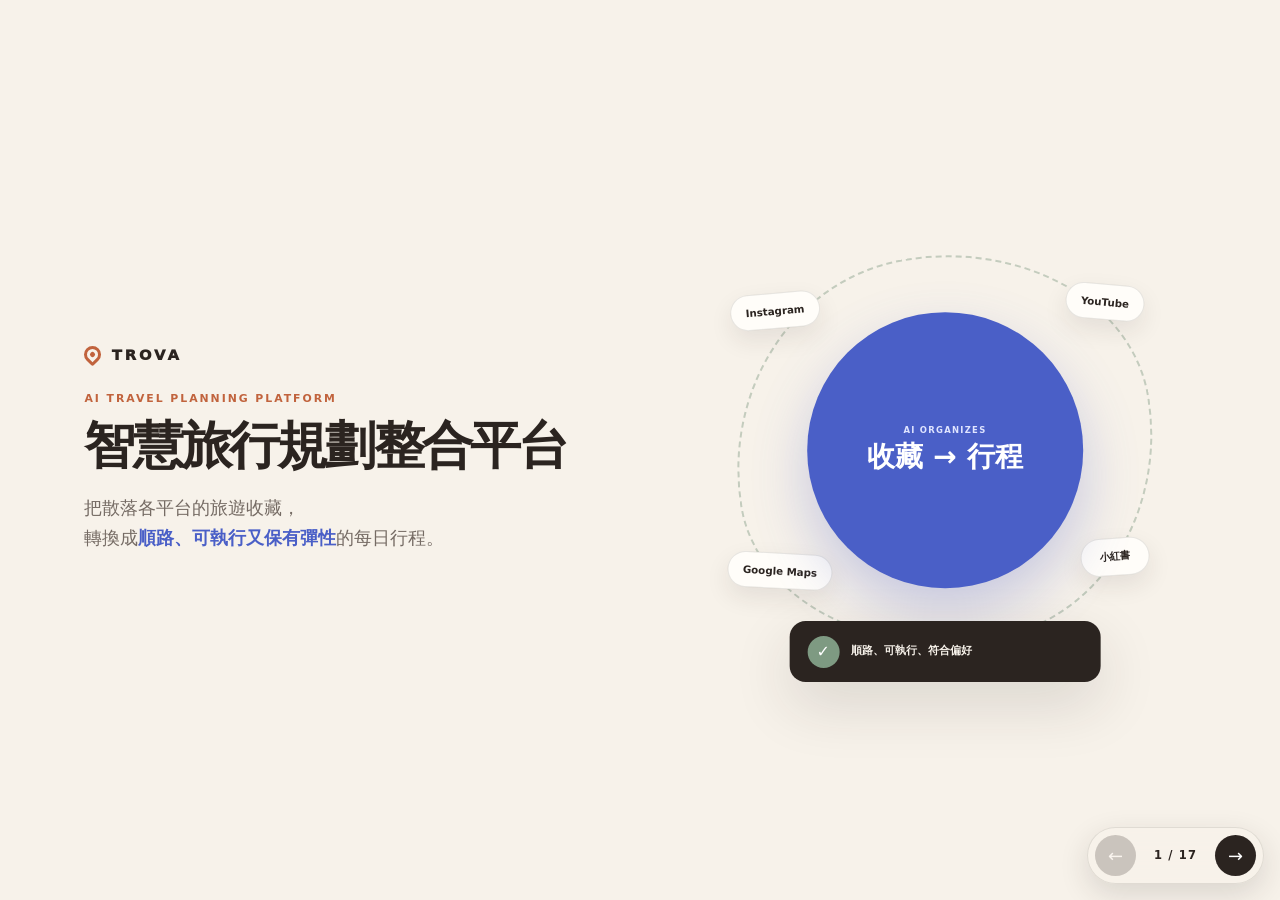
<file: docs/trova-slides.html>
<!doctype html>
<html lang="zh-Hant">
<head>
  <meta charset="utf-8">
  <meta name="viewport" content="width=device-width, initial-scale=1, viewport-fit=cover">
  <meta name="theme-color" content="#F7F2EA">
  <title>Trova｜智慧旅行規劃整合平台</title>
  <style>
    :root {
      --cream: #f7f2ea;
      --paper: #fffdf9;
      --terracotta: #c1633d;
      --indigo: #4a5fc7;
      --sage: #7e9a82;
      --warm-black: #2b2420;
      --muted: #756b64;
      --line: rgba(43, 36, 32, .11);
      --shadow: 0 22px 60px rgba(43, 36, 32, .14);
    }

    * { box-sizing: border-box; }

    html,
    body {
      width: 100%;
      height: 100%;
      margin: 0;
      overflow: hidden;
      background: var(--cream);
      color: var(--warm-black);
      font-family: "Noto Sans TC", "Microsoft JhengHei", system-ui, sans-serif;
    }

    button { font: inherit; }

    .deck {
      position: relative;
      width: 100vw;
      height: 100vh;
      height: 100dvh;
      overflow: hidden;
    }

    .slide {
      position: absolute;
      inset: 0;
      display: grid;
      padding: clamp(2rem, 5.4vw, 6.5rem) clamp(2rem, 6.6vw, 8rem);
      opacity: 0;
      visibility: hidden;
      transform: translateX(2.5%);
      transition: opacity .38s ease, transform .38s ease, visibility .38s;
      pointer-events: none;
    }

    .slide.active {
      opacity: 1;
      visibility: visible;
      transform: translateX(0);
      pointer-events: auto;
    }

    .eyebrow {
      margin: 0 0 .85rem;
      color: var(--terracotta);
      font-size: clamp(.68rem, .85vw, .95rem);
      font-weight: 900;
      letter-spacing: .18em;
      text-transform: uppercase;
    }

    h1,
    h2,
    h3,
    p { margin-top: 0; }

    h1,
    h2 { letter-spacing: -.055em; }

    .slide-index {
      color: var(--sage);
      font-size: clamp(.62rem, .78vw, .85rem);
      font-weight: 900;
      letter-spacing: .13em;
      white-space: nowrap;
    }

    /* Cover */
    .cover {
      grid-template-columns: minmax(0, 1.03fr) minmax(0, .97fr);
      align-items: center;
      gap: 7%;
    }

    .cover-content { min-width: 0; }

    .brand {
      display: flex;
      align-items: center;
      gap: .65rem;
      margin: 0 0 clamp(1.6rem, 3.2vh, 2.5rem);
      font-size: clamp(.86rem, 1.15vw, 1.25rem);
      font-weight: 950;
      letter-spacing: .2em;
    }

    .brand-mark {
      position: relative;
      width: 1.15em;
      height: 1.15em;
      border: .22em solid var(--terracotta);
      border-radius: 50% 50% 50% 12%;
      transform: rotate(-45deg);
    }

    .brand-mark::after {
      content: "";
      position: absolute;
      inset: 28%;
      border-radius: 50%;
      background: var(--terracotta);
    }

    .cover h1 {
      max-width: none;
      margin-bottom: clamp(1.2rem, 2.4vh, 2rem);
      font-size: clamp(2.25rem, 4vw, 4.8rem);
      line-height: 1.03;
      white-space: nowrap;
    }

    .cover-copy {
      max-width: 34em;
      margin-bottom: 0;
      color: var(--muted);
      font-size: clamp(.98rem, 1.42vw, 1.65rem);
      line-height: 1.68;
    }

    .cover-copy strong {
      color: var(--indigo);
      font-weight: 900;
    }

    .hero-flow {
      position: relative;
      width: 100%;
      aspect-ratio: 1.08;
    }

    .hero-orbit {
      position: absolute;
      inset: 8%;
      border: 2px dashed rgba(126, 154, 130, .42);
      border-radius: 48% 52% 46% 54% / 56% 45% 55% 44%;
      transform: rotate(-9deg);
    }

    .source-dot {
      position: absolute;
      display: grid;
      place-items: center;
      min-width: 4.3rem;
      padding: .7rem .9rem;
      border: 1px solid var(--line);
      border-radius: 999px;
      background: var(--paper);
      color: var(--warm-black);
      font-size: clamp(.58rem, .8vw, .82rem);
      font-weight: 850;
      box-shadow: 0 10px 24px rgba(43, 36, 32, .09);
    }

    .source-dot:nth-of-type(1) { left: 16%; top: 20%; transform: translate(-50%, -50%) rotate(-5deg); }
    .source-dot:nth-of-type(2) { left: 82%; top: 18%; transform: translate(-50%, -50%) rotate(5deg); }
    .source-dot:nth-of-type(3) { left: 17%; top: 76%; transform: translate(-50%, -50%) rotate(3deg); }
    .source-dot:nth-of-type(4) { left: 84%; top: 73%; transform: translate(-50%, -50%) rotate(-4deg); }

    .trova-engine {
      position: absolute;
      left: 50%;
      top: 50%;
      z-index: 2;
      width: 55%;
      aspect-ratio: 1;
      padding: 0;
      box-sizing: border-box;
      border-radius: 50%;
      background: var(--indigo);
      color: white;
      text-align: center;
      box-shadow: 0 25px 55px rgba(74, 95, 199, .28);
      transform: translate(-50%, -50%);
    }

    .trova-engine > div {
      position: absolute;
      inset: 0;
      display: flex;
      flex-direction: column;
      align-items: center;
      justify-content: center;
      width: 100%;
      height: 100%;
    }

    .trova-engine small {
      display: block;
      margin-bottom: .35rem;
      color: #dfe4ff;
      font-size: clamp(.48rem, .66vw, .7rem);
      font-weight: 900;
      letter-spacing: .15em;
    }

    .trova-engine strong {
      display: block;
      font-size: clamp(1.2rem, 2.2vw, 2.45rem);
      line-height: 1.22;
      white-space: nowrap;
    }

    .route-output {
      position: absolute;
      left: 50%;
      bottom: 0;
      z-index: 3;
      display: flex;
      align-items: center;
      gap: .75rem;
      width: 62%;
      padding: .9rem 1.1rem;
      border-radius: 1rem;
      background: var(--warm-black);
      color: var(--cream);
      box-shadow: var(--shadow);
      transform: translateX(-50%);
    }

    .route-output::before {
      content: "✓";
      display: grid;
      place-items: center;
      width: 2rem;
      height: 2rem;
      flex: 0 0 auto;
      border-radius: 50%;
      background: var(--sage);
      color: white;
      font-weight: 900;
    }

    .route-output span {
      font-size: clamp(.62rem, .85vw, .9rem);
      font-weight: 850;
      line-height: 1.35;
    }

    /* Background */
    .background-slide {
      grid-template-rows: auto 1fr;
      gap: 5%;
    }

    .slide-header {
      display: flex;
      align-items: flex-end;
      justify-content: space-between;
      gap: 2rem;
    }

    .background-slide h2 {
      max-width: 12em;
      margin-bottom: 0;
      font-size: clamp(2.2rem, 4.45vw, 5.3rem);
      line-height: 1.08;
    }

    .background-body {
      display: grid;
      grid-template-columns: 1fr .9fr;
      align-items: stretch;
      gap: 4%;
      min-height: 0;
    }

    .source-cloud {
      position: relative;
      min-height: 0;
      border: 1px solid var(--line);
      border-radius: 1.3rem;
      background:
        radial-gradient(circle at 20% 20%, rgba(193, 99, 61, .08), transparent 32%),
        radial-gradient(circle at 80% 78%, rgba(126, 154, 130, .1), transparent 35%),
        var(--paper);
      overflow: hidden;
    }

    .cloud-label {
      position: absolute;
      left: 6%;
      top: 8%;
      color: var(--muted);
      font-size: clamp(.58rem, .76vw, .8rem);
      font-weight: 900;
      letter-spacing: .14em;
    }

    .platform {
      position: absolute;
      display: flex;
      align-items: center;
      gap: .65rem;
      padding: .8rem 1rem;
      border: 1px solid var(--line);
      border-radius: .85rem;
      background: var(--cream);
      font-size: clamp(.72rem, 1vw, 1.05rem);
      font-weight: 850;
      box-shadow: 0 10px 25px rgba(43, 36, 32, .08);
    }

    .platform::before {
      content: "";
      width: .72rem;
      height: .72rem;
      border-radius: 50%;
      background: var(--terracotta);
    }

    .platform:nth-of-type(2) { left: 7%; top: 22%; transform: rotate(-7deg); }
    .platform:nth-of-type(3) { right: 6%; top: 14%; transform: rotate(6deg); }
    .platform:nth-of-type(4) { left: 37%; top: 42%; transform: rotate(-2deg); }
    .platform:nth-of-type(5) { left: 8%; bottom: 12%; transform: rotate(5deg); }
    .platform:nth-of-type(6) { right: 27%; bottom: 7%; transform: rotate(-5deg); }
    .platform:nth-of-type(7) { right: 7%; top: 59%; transform: rotate(3deg); }
    .platform:nth-of-type(4)::before,
    .platform:nth-of-type(6)::before { background: var(--indigo); }
    .platform:nth-of-type(3)::before,
    .platform:nth-of-type(7)::before { background: var(--sage); }

    .background-message {
      position: relative;
      display: flex;
      flex-direction: column;
      justify-content: center;
      padding: 9%;
      overflow: hidden;
      border-radius: 1.3rem;
      background: var(--warm-black);
      color: var(--cream);
    }

    .background-message::after {
      content: "?";
      position: absolute;
      right: -.02em;
      bottom: -.3em;
      color: rgba(255, 255, 255, .055);
      font-size: clamp(10rem, 21vw, 23rem);
      font-weight: 950;
      line-height: 1;
    }

    .message-label {
      position: relative;
      z-index: 1;
      margin-bottom: 1.35rem;
      color: #c9beb4;
      font-size: clamp(.6rem, .8vw, .85rem);
      font-weight: 900;
      letter-spacing: .16em;
    }

    .background-message strong {
      position: relative;
      z-index: 1;
      font-size: clamp(1.55rem, 2.75vw, 3.15rem);
      line-height: 1.45;
    }

    .background-message strong span { color: #ffd0bc; }

    /* Problem */
    .problem-slide {
      grid-template-columns: .84fr 1.16fr;
      align-items: center;
      gap: 7%;
    }

    .problem-copy {
      position: relative;
      z-index: 2;
    }

    .problem-slide h2 {
      max-width: 8.5em;
      margin-bottom: 1.5rem;
      font-size: clamp(2.55rem, 5vw, 5.9rem);
      line-height: 1.12;
    }

    .problem-slide h2 span {
      position: relative;
      color: var(--terracotta);
      white-space: nowrap;
    }

    .problem-slide h2 span::after {
      content: "";
      position: absolute;
      left: 0;
      right: 0;
      bottom: -.08em;
      height: .08em;
      border-radius: 999px;
      background: var(--terracotta);
      opacity: .35;
    }

    .problem-note {
      max-width: 30em;
      margin-bottom: 0;
      color: var(--muted);
      font-size: clamp(.78rem, 1.08vw, 1.2rem);
      line-height: 1.65;
    }

    .problem-flow-wrap {
      position: relative;
      display: grid;
      place-items: center;
      height: min(72vh, 45rem);
      min-height: 0;
    }

    .problem-flow {
      position: relative;
      display: grid;
      grid-template-rows: auto 2.1rem auto 3.2rem auto 2.1rem auto;
      align-items: center;
      width: min(100%, 35rem);
    }

    .flow-step {
      position: relative;
      z-index: 2;
      display: grid;
      grid-template-columns: auto 1fr auto;
      align-items: center;
      gap: 1rem;
      min-height: 5.2rem;
      padding: 1.1rem 1.35rem;
      border: 1px solid var(--line);
      border-radius: 1rem;
      background: var(--paper);
      box-shadow: 0 10px 28px rgba(43, 36, 32, .07);
    }

    .flow-step.complete { color: var(--sage); }

    .flow-step.break-step {
      border: 2px solid rgba(214, 69, 69, .5);
      background: #fff9f7;
    }

    .flow-step.burden {
      border-color: transparent;
      background: var(--warm-black);
      color: var(--cream);
      box-shadow: 0 18px 40px rgba(43, 36, 32, .2);
    }

    .step-number {
      display: grid;
      place-items: center;
      width: 2.15rem;
      height: 2.15rem;
      border-radius: 50%;
      background: rgba(126, 154, 130, .16);
      color: var(--sage);
      font-size: .68rem;
      font-weight: 950;
    }

    .break-step .step-number {
      background: rgba(214, 69, 69, .12);
      color: #d64545;
    }

    .burden .step-number {
      background: rgba(255, 255, 255, .12);
      color: white;
    }

    .flow-step strong {
      color: var(--warm-black);
      font-size: clamp(1rem, 1.45vw, 1.55rem);
    }

    .flow-step.burden strong { color: var(--cream); }

    .step-status {
      color: var(--sage);
      font-size: clamp(.52rem, .68vw, .72rem);
      font-weight: 900;
      letter-spacing: .12em;
    }

    .break-step .step-status { color: #d64545; }
    .burden .step-status { color: #c9beb4; }

    .flow-link {
      position: relative;
      display: grid;
      place-items: center;
      height: 100%;
    }

    .flow-link::before {
      content: "";
      width: 2px;
      height: 100%;
      background: rgba(126, 154, 130, .46);
    }

    .flow-link::after {
      content: "";
      position: absolute;
      bottom: -.08rem;
      width: .5rem;
      height: .5rem;
      border-right: 2px solid var(--sage);
      border-bottom: 2px solid var(--sage);
      transform: rotate(45deg);
    }

    .flow-link.broken::before {
      height: 38%;
      background: #d64545;
      box-shadow: 0 1.75rem 0 #d64545;
    }

    .flow-link.broken::after { display: none; }

    .break-label {
      position: absolute;
      left: 50%;
      top: 50%;
      z-index: 2;
      padding: .35rem .7rem;
      border-radius: 999px;
      background: #d64545;
      color: white;
      font-size: clamp(.5rem, .65vw, .68rem);
      font-weight: 950;
      letter-spacing: .14em;
      transform: translate(-50%, -50%) rotate(-3deg);
    }

    .route-knot {
      position: absolute;
      right: -5%;
      top: 46%;
      width: 23%;
      aspect-ratio: 1;
      border: .22rem solid var(--terracotta);
      border-right-color: transparent;
      border-radius: 46% 54% 48% 52%;
      opacity: .45;
      transform: rotate(18deg);
    }

    .route-knot::before {
      content: "";
      position: absolute;
      inset: 20%;
      border: .2rem solid var(--terracotta);
      border-left-color: transparent;
      border-radius: 50%;
      transform: rotate(-42deg);
    }

    /* Research overview */
    .research-overview-slide {
      grid-template-rows: auto 1fr;
      gap: 5%;
    }

    .research-overview-slide h2 {
      max-width: 13em;
      margin-bottom: 0;
      font-size: clamp(2.2rem, 4.45vw, 5.3rem);
      line-height: 1.08;
    }

    .research-overview-body {
      display: grid;
      grid-template-columns: .65fr 1.22fr .92fr;
      align-items: stretch;
      gap: 2.5%;
      min-height: 0;
    }

    .participant-stat {
      position: relative;
      display: flex;
      flex-direction: column;
      justify-content: center;
      padding: 10%;
      overflow: hidden;
      border-radius: 1.2rem;
      background: var(--warm-black);
      color: var(--cream);
    }

    .participant-stat::after {
      content: "7";
      position: absolute;
      right: -.06em;
      bottom: -.3em;
      color: rgba(255, 255, 255, .055);
      font-size: clamp(11rem, 20vw, 22rem);
      font-weight: 950;
      line-height: 1;
    }

    .participant-stat strong,
    .participant-stat span,
    .participant-stat p { position: relative; z-index: 1; }

    .participant-stat strong {
      margin-bottom: .3rem;
      color: #ffd0bc;
      font-size: clamp(5rem, 10vw, 11rem);
      line-height: .9;
      letter-spacing: -.08em;
    }

    .participant-stat span {
      margin-bottom: 1.1rem;
      color: #d8ccc4;
      font-size: clamp(.58rem, .8vw, .84rem);
      font-weight: 900;
      letter-spacing: .14em;
    }

    .participant-stat p {
      margin-bottom: 0;
      color: #eee6df;
      font-size: clamp(.7rem, 1vw, 1rem);
      line-height: 1.55;
    }

    .research-methods {
      display: grid;
      grid-template-rows: repeat(3, 1fr);
      gap: .75rem;
      min-height: 0;
    }

    .research-method {
      position: relative;
      display: grid;
      grid-template-columns: auto 1fr;
      align-items: center;
      gap: 1rem;
      padding: 4.5% 5%;
      border: 1px solid var(--line);
      border-radius: 1rem;
      background: var(--paper);
    }

    .research-method:not(:last-child)::after {
      content: "↓";
      position: absolute;
      left: 2.1rem;
      bottom: -.94rem;
      z-index: 3;
      color: var(--terracotta);
      font-size: .8rem;
      font-weight: 950;
    }

    .method-number {
      display: grid;
      place-items: center;
      width: 2.7rem;
      height: 2.7rem;
      border-radius: 50%;
      background: rgba(126, 154, 130, .16);
      color: var(--sage);
      font-size: .7rem;
      font-weight: 950;
    }

    .research-method:nth-child(2) .method-number {
      background: rgba(193, 99, 61, .12);
      color: var(--terracotta);
    }

    .research-method:nth-child(3) .method-number {
      background: rgba(74, 95, 199, .12);
      color: var(--indigo);
    }

    .research-method small {
      display: block;
      margin-bottom: .3rem;
      color: var(--muted);
      font-size: clamp(.52rem, .68vw, .72rem);
      font-weight: 900;
      letter-spacing: .12em;
    }

    .research-method h3 {
      margin: 0 0 .3rem;
      font-size: clamp(1rem, 1.4vw, 1.5rem);
    }

    .research-method p {
      margin: 0;
      color: var(--muted);
      font-size: clamp(.65rem, .88vw, .92rem);
      line-height: 1.45;
    }

    .research-output {
      position: relative;
      display: flex;
      flex-direction: column;
      justify-content: center;
      padding: 9%;
      overflow: hidden;
      border-radius: 1.2rem;
      background: var(--indigo);
      color: white;
    }

    .research-output::after {
      content: "→";
      position: absolute;
      right: -.12em;
      bottom: -.18em;
      color: rgba(255, 255, 255, .075);
      font-size: clamp(8rem, 15vw, 16rem);
      font-weight: 950;
      line-height: 1;
    }

    .research-output small,
    .research-output strong { position: relative; z-index: 1; }

    .research-output small {
      margin-bottom: 1.2rem;
      color: #dfe4ff;
      font-size: clamp(.58rem, .78vw, .82rem);
      font-weight: 900;
      letter-spacing: .15em;
    }

    .research-output strong {
      font-size: clamp(1.2rem, 2vw, 2.2rem);
      line-height: 1.5;
    }

    .research-output strong span { color: #ffd0bc; }

    /* Research findings */
    .research-findings-slide {
      grid-template-rows: auto 1fr;
      gap: 5%;
    }

    .research-findings-slide h2 {
      max-width: 13em;
      margin-bottom: 0;
      font-size: clamp(2.2rem, 4.45vw, 5.3rem);
      line-height: 1.08;
    }

    .findings-body {
      display: grid;
      grid-template-columns: 1.45fr .75fr;
      gap: 2.5%;
      min-height: 0;
    }

    .affinity-wall {
      display: grid;
      grid-template-columns: 1fr 1fr;
      grid-template-rows: 1.08fr .92fr;
      gap: .8rem;
      min-height: 0;
    }

    .insight-cluster {
      position: relative;
      display: grid;
      grid-template-rows: auto 1fr;
      gap: .7rem;
      padding: 4.5%;
      border: 1px solid var(--line);
      border-radius: 1.05rem;
      background: var(--paper);
      overflow: hidden;
    }

    .insight-cluster.primary {
      grid-column: 1 / -1;
      grid-template-columns: .62fr 1.38fr;
      grid-template-rows: 1fr;
      align-items: center;
      border-color: transparent;
      background: var(--warm-black);
      color: var(--cream);
    }

    .cluster-title {
      position: relative;
      z-index: 2;
    }

    .cluster-code {
      display: inline-flex;
      margin-bottom: .65rem;
      padding: .36em .62em;
      border-radius: 999px;
      background: rgba(43, 36, 32, .08);
      color: var(--muted);
      font-size: clamp(.52rem, .68vw, .72rem);
      font-weight: 950;
      letter-spacing: .14em;
    }

    .primary .cluster-code {
      background: rgba(255, 255, 255, .12);
      color: #d8ccc4;
    }

    .insight-cluster h3 {
      max-width: 15em;
      margin: 0;
      font-size: clamp(1.05rem, 1.55vw, 1.7rem);
      line-height: 1.35;
    }

    .primary h3 {
      max-width: 9em;
      color: white;
      font-size: clamp(1.45rem, 2.5vw, 2.8rem);
    }

    .sticky-notes {
      display: grid;
      grid-template-columns: repeat(3, 1fr);
      align-items: center;
      gap: .65rem;
      min-height: 0;
    }

    .insight-cluster:not(.primary) .sticky-notes {
      grid-template-columns: 1fr 1fr;
      align-content: center;
    }

    .sticky-note {
      display: flex;
      align-items: center;
      min-height: 5.3rem;
      padding: .85rem;
      border-radius: .35rem .8rem .35rem .35rem;
      background: #fff1e9;
      color: var(--warm-black);
      font-size: clamp(.62rem, .86vw, .9rem);
      font-weight: 750;
      line-height: 1.42;
      box-shadow: 0 9px 20px rgba(43, 36, 32, .09);
      transform: rotate(-1.5deg);
    }

    .sticky-note:nth-child(2) { transform: rotate(1.2deg); }
    .sticky-note:nth-child(3) { transform: rotate(-.5deg); }

    .cluster-two { background: rgba(193, 99, 61, .055); }
    .cluster-two .cluster-code { background: rgba(193, 99, 61, .12); color: var(--terracotta); }
    .cluster-two .sticky-note { background: #f5dfd3; }

    .cluster-three { background: rgba(126, 154, 130, .065); }
    .cluster-three .cluster-code { background: rgba(126, 154, 130, .15); color: var(--sage); }
    .cluster-three .sticky-note { background: #e4ece2; }

    .findings-conclusion {
      position: relative;
      display: flex;
      flex-direction: column;
      justify-content: center;
      padding: 10%;
      overflow: hidden;
      border-radius: 1.15rem;
      background: var(--indigo);
      color: white;
    }

    .findings-conclusion::after {
      content: "05";
      position: absolute;
      right: -.03em;
      bottom: -.27em;
      color: rgba(255, 255, 255, .065);
      font-size: clamp(8rem, 15vw, 16rem);
      font-weight: 950;
      line-height: 1;
    }

    .findings-conclusion small,
    .findings-conclusion strong { position: relative; z-index: 1; }

    .findings-conclusion small {
      margin-bottom: 1.3rem;
      color: #dfe4ff;
      font-size: clamp(.58rem, .78vw, .82rem);
      font-weight: 900;
      letter-spacing: .15em;
    }

    .findings-conclusion strong {
      font-size: clamp(1.35rem, 2.25vw, 2.55rem);
      line-height: 1.5;
    }

    .findings-conclusion strong span { color: #ffd0bc; }

    /* Key pain points */
    .pain-points-slide {
      grid-template-rows: auto 1fr;
      gap: 5%;
    }

    .pain-points-slide h2 {
      max-width: 13em;
      margin-bottom: 0;
      font-size: clamp(2.2rem, 4.45vw, 5.3rem);
      line-height: 1.08;
    }

    .pain-points-body {
      position: relative;
      display: grid;
      grid-template-columns: .88fr 1.12fr;
      align-items: stretch;
      gap: 3.5%;
      min-height: 0;
    }

    .pain-card {
      position: relative;
      display: grid;
      grid-template-rows: auto auto 1fr;
      gap: 1rem;
      min-height: 0;
      padding: 7%;
      overflow: hidden;
      border-radius: 1.2rem;
      color: var(--cream);
    }

    .pain-one { background: var(--warm-black); }

    .pain-two {
      background: var(--indigo);
      box-shadow: 0 22px 52px rgba(74, 95, 199, .22);
      transform: scale(1.025);
    }

    .pain-card-label {
      display: flex;
      align-items: center;
      justify-content: space-between;
      gap: 1rem;
    }

    .pain-card-label span {
      color: #cfc4bb;
      font-size: clamp(.56rem, .75vw, .8rem);
      font-weight: 900;
      letter-spacing: .15em;
    }

    .pain-two .pain-card-label span { color: #dfe4ff; }

    .evidence-chip {
      padding: .38em .65em;
      border-radius: 999px;
      background: rgba(255, 255, 255, .12);
      color: white;
      font-size: clamp(.52rem, .68vw, .72rem);
      font-weight: 950;
      letter-spacing: .08em;
    }

    .pain-card h3 {
      max-width: 15em;
      margin: 0;
      font-size: clamp(1.45rem, 2.35vw, 2.7rem);
      line-height: 1.42;
    }

    .pain-two h3 { max-width: 14em; }

    .pain-details {
      align-self: end;
      display: grid;
      gap: .8rem;
      min-height: 0;
    }

    .pain-detail-row {
      padding: 1rem 1.05rem;
      border: 1px solid rgba(255, 255, 255, .12);
      border-radius: .85rem;
      background: rgba(255, 255, 255, .07);
    }

    .pain-detail-row small {
      display: block;
      margin-bottom: .65rem;
      color: #cfc4bb;
      font-size: clamp(.52rem, .68vw, .72rem);
      font-weight: 950;
      letter-spacing: .14em;
    }

    .pain-two .pain-detail-row small { color: #dfe4ff; }

    .symptom-tags {
      display: flex;
      flex-wrap: wrap;
      gap: .45rem;
    }

    .symptom-tags span {
      padding: .45em .68em;
      border-radius: 999px;
      background: rgba(255, 255, 255, .1);
      color: white;
      font-size: clamp(.56rem, .76vw, .8rem);
      font-weight: 850;
    }

    .impact-copy {
      margin: 0;
      color: #f2e9e3;
      font-size: clamp(.75rem, 1.08vw, 1.15rem);
      font-weight: 800;
      line-height: 1.55;
    }

    .pain-two .impact-copy { color: white; }

    .pain-visual {
      position: relative;
      align-self: stretch;
      min-height: 10rem;
    }

    .scatter-source {
      position: absolute;
      display: grid;
      place-items: center;
      min-width: 4rem;
      padding: .55rem .7rem;
      border: 1px solid rgba(255, 255, 255, .12);
      border-radius: .65rem;
      background: rgba(255, 255, 255, .08);
      color: #eee5de;
      font-size: clamp(.5rem, .7vw, .74rem);
      font-weight: 850;
    }

    .scatter-source:nth-child(1) { left: 2%; top: 16%; transform: rotate(-4deg); }
    .scatter-source:nth-child(2) { right: 5%; top: 5%; transform: rotate(4deg); }
    .scatter-source:nth-child(3) { left: 14%; bottom: 10%; transform: rotate(3deg); }
    .scatter-source:nth-child(4) { right: 2%; bottom: 21%; transform: rotate(-3deg); }

    .broken-bridge {
      position: absolute;
      left: 50%;
      top: 52%;
      width: 34%;
      height: 2px;
      background: #d64545;
      transform: translate(-50%, -50%) rotate(-8deg);
    }

    .broken-bridge::after {
      content: "";
      position: absolute;
      left: 46%;
      top: -1rem;
      width: .55rem;
      height: 2rem;
      background: var(--warm-black);
      transform: rotate(18deg);
    }

    .broken-bridge span {
      position: absolute;
      left: 50%;
      top: -2rem;
      padding: .3rem .55rem;
      border-radius: 999px;
      background: #d64545;
      color: white;
      font-size: clamp(.45rem, .6vw, .62rem);
      font-weight: 950;
      white-space: nowrap;
      transform: translateX(-50%);
    }

    .route-field {
      position: absolute;
      inset: 4% 2% 0;
    }

    .route-ghost {
      position: absolute;
      left: 8%;
      right: 9%;
      top: 50%;
      height: 42%;
      border: 3px dashed rgba(255, 255, 255, .26);
      border-top-color: transparent;
      border-radius: 50%;
      transform: translateY(-50%) rotate(-5deg);
    }

    .route-node {
      position: absolute;
      display: grid;
      place-items: center;
      width: 2.65rem;
      height: 2.65rem;
      border: 2px solid rgba(255, 255, 255, .38);
      border-radius: 50%;
      background: rgba(255, 255, 255, .12);
      color: white;
      font-size: .7rem;
      font-weight: 950;
    }

    .route-node:nth-of-type(1) { left: 5%; top: 48%; }
    .route-node:nth-of-type(2) { left: 31%; top: 10%; }
    .route-node:nth-of-type(3) { right: 29%; bottom: 5%; }
    .route-node:nth-of-type(4) { right: 3%; top: 27%; }

    .route-question {
      position: absolute;
      left: 50%;
      top: 50%;
      display: grid;
      place-items: center;
      width: 4rem;
      height: 4rem;
      border-radius: 50%;
      background: var(--terracotta);
      color: white;
      font-size: 1.8rem;
      font-weight: 950;
      box-shadow: 0 12px 26px rgba(43, 36, 32, .2);
      transform: translate(-50%, -50%);
    }

    .pain-causal-arrow {
      position: absolute;
      left: 44%;
      top: 50%;
      z-index: 5;
      display: grid;
      place-items: center;
      width: 3.25rem;
      height: 3.25rem;
      border: .35rem solid var(--cream);
      border-radius: 50%;
      background: var(--terracotta);
      color: white;
      font-size: 1.25rem;
      font-weight: 950;
      transform: translate(-50%, -50%);
      box-shadow: 0 10px 25px rgba(43, 36, 32, .18);
    }

    /* Persona snapshot */
    .persona-slide {
      grid-template-rows: auto 1fr;
      gap: 5%;
    }

    .persona-slide h2 {
      max-width: 13em;
      margin-bottom: 0;
      font-size: clamp(2.2rem, 4.45vw, 5.3rem);
      line-height: 1.08;
    }

    .persona-body {
      display: grid;
      grid-template-columns: .78fr 1.22fr;
      gap: 2.5%;
      min-height: 0;
    }

    .persona-photo {
      position: relative;
      margin: 0;
      min-height: 0;
      overflow: hidden;
      border-radius: 1.2rem;
      background: var(--warm-black);
    }

    .persona-photo img {
      width: 100%;
      height: 100%;
      object-fit: cover;
      object-position: 50% 45%;
      display: block;
    }

    .persona-photo::after {
      content: "";
      position: absolute;
      inset: 45% 0 0;
      background: linear-gradient(transparent, rgba(43, 36, 32, .9));
      pointer-events: none;
    }

    .persona-identity {
      position: absolute;
      left: 7%;
      right: 7%;
      bottom: 6%;
      z-index: 2;
      color: white;
    }

    .persona-identity small {
      display: block;
      margin-bottom: .35rem;
      color: #e1d7cf;
      font-size: clamp(.52rem, .7vw, .74rem);
      font-weight: 900;
      letter-spacing: .14em;
    }

    .persona-identity strong {
      display: block;
      margin-bottom: .75rem;
      font-size: clamp(1.6rem, 2.8vw, 3.15rem);
      line-height: 1.1;
    }

    .persona-meta {
      display: flex;
      flex-wrap: wrap;
      gap: .4rem;
    }

    .persona-meta span {
      padding: .38em .62em;
      border: 1px solid rgba(255, 255, 255, .22);
      border-radius: 999px;
      background: rgba(43, 36, 32, .38);
      font-size: clamp(.5rem, .68vw, .7rem);
      font-weight: 800;
      backdrop-filter: blur(8px);
    }

    .persona-content {
      display: grid;
      grid-template-rows: 1.05fr .95fr;
      gap: .8rem;
      min-height: 0;
    }

    .persona-quote {
      position: relative;
      display: flex;
      flex-direction: column;
      justify-content: center;
      padding: 6.5%;
      overflow: hidden;
      border-radius: 1.15rem;
      background: var(--indigo);
      color: white;
    }

    .persona-quote::before {
      content: "“";
      position: absolute;
      right: .02em;
      top: -.28em;
      color: rgba(255, 255, 255, .08);
      font-family: Georgia, serif;
      font-size: clamp(10rem, 18vw, 20rem);
      line-height: 1;
    }

    .persona-quote small,
    .persona-quote blockquote { position: relative; z-index: 1; }

    .persona-quote small {
      margin-bottom: .8rem;
      color: #dfe4ff;
      font-size: clamp(.54rem, .72vw, .76rem);
      font-weight: 900;
      letter-spacing: .15em;
    }

    .persona-quote blockquote {
      max-width: 22em;
      margin: 0;
      font-size: clamp(1.15rem, 1.85vw, 2.05rem);
      font-weight: 850;
      line-height: 1.55;
    }

    .persona-quote blockquote span { color: #ffd0bc; }

    .persona-insights {
      display: grid;
      grid-template-columns: repeat(3, 1fr);
      gap: .7rem;
      min-height: 0;
    }

    .persona-insight {
      padding: 1rem;
      border: 1px solid var(--line);
      border-radius: .9rem;
      background: var(--paper);
    }

    .persona-insight small {
      display: block;
      margin-bottom: .55rem;
      color: var(--terracotta);
      font-size: clamp(.5rem, .66vw, .7rem);
      font-weight: 900;
      letter-spacing: .13em;
    }

    .persona-insight:nth-child(2) small { color: #d64545; }
    .persona-insight:nth-child(3) small { color: var(--sage); }

    .persona-insight strong {
      display: block;
      margin-bottom: .45rem;
      font-size: clamp(.82rem, 1.08vw, 1.15rem);
      line-height: 1.35;
    }

    .persona-insight p {
      margin: 0;
      color: var(--muted);
      font-size: clamp(.58rem, .78vw, .82rem);
      line-height: 1.45;
    }

    /* Customer journey */
    .journey-slide {
      grid-template-rows: auto 1fr;
      gap: 4%;
    }

    .journey-slide h2 {
      max-width: none;
      margin-bottom: .65rem;
      font-size: clamp(2.1rem, 4.15vw, 4.9rem);
      line-height: 1.08;
      white-space: nowrap;
    }

    .journey-lede {
      max-width: 47em;
      margin: 0;
      color: var(--muted);
      font-size: clamp(.7rem, .95vw, 1rem);
      line-height: 1.55;
    }

    .journey-canvas {
      position: relative;
      display: grid;
      grid-template-rows: auto 1fr auto;
      gap: clamp(1rem, 2.1vh, 1.8rem);
      min-height: 0;
      padding: clamp(1.15rem, 2.4vw, 2.4rem) 0 clamp(.8rem, 1.6vw, 1.4rem);
      border-top: 1px solid var(--line);
      border-bottom: 1px solid var(--line);
    }

    .journey-context {
      display: flex;
      align-items: center;
      justify-content: space-between;
      gap: 1rem;
    }

    .journey-context span {
      color: var(--muted);
      font-size: clamp(.52rem, .7vw, .74rem);
      font-weight: 900;
      letter-spacing: .14em;
      text-transform: uppercase;
    }

    .journey-context strong {
      display: inline-flex;
      align-items: center;
      gap: .55rem;
      color: var(--terracotta);
      font-size: clamp(.58rem, .78vw, .82rem);
      letter-spacing: .08em;
    }

    .journey-context strong::before {
      content: "";
      width: 1.6rem;
      height: 1px;
      background: currentColor;
    }

    .journey-stages {
      position: relative;
      display: grid;
      grid-template-columns: repeat(4, 1fr);
      align-items: start;
      gap: clamp(.7rem, 1.35vw, 1.4rem);
      min-height: 0;
    }

    .journey-stages::before {
      content: "";
      position: absolute;
      left: 12.5%;
      right: 12.5%;
      top: 1.2rem;
      height: 1px;
      background: linear-gradient(90deg, rgba(126, 154, 130, .45), var(--indigo) 42%, #d64545 68%, rgba(126, 154, 130, .45));
    }

    .journey-stage {
      position: relative;
      z-index: 1;
      margin-top: var(--drop, 0);
      padding: clamp(1rem, 1.7vw, 1.5rem);
      border: 1px solid var(--line);
      border-top: 4px solid rgba(126, 154, 130, .55);
      border-radius: .95rem;
      background: rgba(255, 253, 249, .84);
      box-shadow: 0 14px 34px rgba(43, 36, 32, .06);
    }

    .journey-stage:nth-child(1) { --drop: 0; }
    .journey-stage:nth-child(2) { --drop: clamp(1.5rem, 4.2vh, 3.4rem); }
    .journey-stage:nth-child(3) { --drop: clamp(3.2rem, 9vh, 7.2rem); }
    .journey-stage:nth-child(4) { --drop: clamp(1.2rem, 3.4vh, 2.8rem); }

    .journey-stage.highlight {
      border-top-color: var(--indigo);
      background: linear-gradient(155deg, rgba(74, 95, 199, .11), rgba(255, 253, 249, .92) 58%);
    }

    .journey-stage.lowest {
      border-color: rgba(214, 69, 69, .24);
      border-top-color: #d64545;
      background: linear-gradient(155deg, rgba(214, 69, 69, .13), rgba(255, 253, 249, .94) 62%);
      box-shadow: 0 18px 44px rgba(214, 69, 69, .12);
    }

    .journey-node {
      position: absolute;
      left: 50%;
      top: calc(-1.2rem - 7px);
      width: 14px;
      height: 14px;
      border: 4px solid var(--cream);
      border-radius: 50%;
      background: var(--sage);
      box-shadow: 0 0 0 1px rgba(43, 36, 32, .12);
      transform: translateX(-50%);
    }

    .highlight .journey-node { background: var(--indigo); }
    .lowest .journey-node { background: #d64545; }

    .journey-stage small {
      display: block;
      margin-bottom: .35rem;
      color: var(--muted);
      font-size: clamp(.5rem, .66vw, .7rem);
      font-weight: 900;
      letter-spacing: .12em;
    }

    .journey-stage h3 {
      margin: 0 0 .45rem;
      font-size: clamp(.9rem, 1.22vw, 1.3rem);
    }

    .journey-stage p {
      margin: 0;
      color: var(--muted);
      font-size: clamp(.58rem, .78vw, .82rem);
      line-height: 1.45;
    }

    .journey-stage.lowest h3 { color: #d64545; }

    .journey-state {
      display: inline-flex;
      margin-top: .85rem;
      padding: .38em .65em;
      border-radius: 999px;
      background: rgba(74, 95, 199, .1);
      color: var(--indigo);
      font-size: clamp(.5rem, .68vw, .72rem);
      font-weight: 950;
      letter-spacing: .06em;
    }

    .lowest .journey-state {
      background: #d64545;
      color: white;
    }

    .journey-insight {
      display: grid;
      grid-template-columns: auto 1fr;
      align-items: center;
      gap: clamp(.8rem, 1.3vw, 1.3rem);
      max-width: 62rem;
      margin: 0 auto;
      padding: .85rem 1.1rem;
      border-left: 4px solid var(--terracotta);
      background: rgba(193, 99, 61, .065);
    }

    .journey-insight small {
      color: var(--terracotta);
      font-size: clamp(.5rem, .66vw, .7rem);
      font-weight: 950;
      letter-spacing: .13em;
      white-space: nowrap;
    }

    .journey-insight p {
      margin: 0;
      font-size: clamp(.68rem, .9vw, .96rem);
      font-weight: 750;
      line-height: 1.45;
    }

    /* Design challenge / HMW */
    .hmw-slide {
      grid-template-rows: auto 1fr;
      gap: 4%;
    }

    .hmw-slide h2 {
      max-width: 15em;
      margin-bottom: .65rem;
      font-size: clamp(2.05rem, 4vw, 4.75rem);
      line-height: 1.08;
    }

    .hmw-lede {
      max-width: 46em;
      margin: 0;
      color: var(--muted);
      font-size: clamp(.7rem, .95vw, 1rem);
      line-height: 1.55;
    }

    .hmw-canvas {
      position: relative;
      display: grid;
      grid-template-rows: 1fr auto;
      min-height: 0;
      padding-top: clamp(1.2rem, 2.6vw, 2.5rem);
      border-top: 1px solid var(--line);
    }

    .hmw-paths {
      position: relative;
      display: grid;
      grid-template-columns: repeat(2, 1fr);
      gap: clamp(2.2rem, 6vw, 7rem);
      min-height: 0;
      padding: 0 clamp(.5rem, 2vw, 2rem) clamp(1rem, 2.5vh, 2rem);
    }

    .hmw-paths::after {
      content: "";
      position: absolute;
      left: 50%;
      top: 7%;
      bottom: 12%;
      width: 1px;
      background: linear-gradient(180deg, transparent, var(--line) 14%, var(--line) 86%, transparent);
    }

    .hmw-path {
      position: relative;
      display: grid;
      grid-template-rows: auto auto 1fr auto;
      align-content: start;
      min-width: 0;
    }

    .hmw-number {
      margin: 0 0 clamp(.8rem, 1.7vh, 1.3rem);
      color: rgba(74, 95, 199, .18);
      font-size: clamp(3rem, 6.7vw, 7.8rem);
      font-weight: 950;
      letter-spacing: -.08em;
      line-height: .82;
    }

    .hmw-path:nth-child(2) .hmw-number { color: rgba(193, 99, 61, .2); }

    .hmw-path small {
      display: flex;
      align-items: center;
      gap: .65rem;
      margin-bottom: clamp(.8rem, 1.6vh, 1.25rem);
      color: var(--indigo);
      font-size: clamp(.52rem, .7vw, .74rem);
      font-weight: 950;
      letter-spacing: .14em;
    }

    .hmw-path:nth-child(2) small { color: var(--terracotta); }

    .hmw-path small::after {
      content: "";
      flex: 1;
      height: 1px;
      background: currentColor;
      opacity: .42;
    }

    .hmw-question {
      max-width: 17em;
      margin: 0;
      font-size: clamp(1.2rem, 2.25vw, 2.65rem);
      font-weight: 900;
      letter-spacing: -.035em;
      line-height: 1.35;
    }

    .hmw-direction {
      align-self: end;
      justify-self: start;
      display: inline-flex;
      align-items: center;
      gap: .55rem;
      margin-top: clamp(1rem, 2vh, 1.7rem);
      padding: .55em .82em;
      border: 1px solid rgba(74, 95, 199, .2);
      border-radius: 999px;
      color: var(--indigo);
      font-size: clamp(.56rem, .76vw, .8rem);
      font-weight: 900;
      letter-spacing: .06em;
    }

    .hmw-path:nth-child(2) .hmw-direction {
      border-color: rgba(193, 99, 61, .24);
      color: var(--terracotta);
    }

    .hmw-direction::before {
      content: "↳";
      font-size: 1.1em;
    }

    .hmw-convergence {
      display: flex;
      justify-content: flex-end;
      padding-top: .5rem;
    }

    .hmw-next {
      color: var(--sage);
      font-size: clamp(.5rem, .66vw, .7rem);
      font-weight: 950;
      letter-spacing: .14em;
      white-space: nowrap;
    }

    /* Solution */
    .solution-slide {
      grid-template-rows: auto 1fr;
      gap: 4%;
    }

    .solution-slide h2 {
      max-width: 14em;
      margin-bottom: .65rem;
      font-size: clamp(2.1rem, 4.1vw, 4.85rem);
      line-height: 1.08;
    }

    .solution-lede {
      max-width: 49em;
      margin: 0;
      color: var(--muted);
      font-size: clamp(.7rem, .95vw, 1rem);
      line-height: 1.55;
    }

    .solution-canvas {
      display: grid;
      grid-template-rows: auto auto auto;
      align-content: start;
      gap: 0;
      min-height: 0;
      padding-top: clamp(1.2rem, 2.6vw, 2.5rem);
      border-top: 1px solid var(--line);
    }

    .solution-engines {
      display: grid;
      grid-template-columns: minmax(0, 1fr) auto minmax(0, 1fr);
      align-items: stretch;
      align-self: start;
      gap: clamp(.8rem, 1.6vw, 1.6rem);
      min-height: 0;
    }

    .solution-engine {
      position: relative;
      display: grid;
      grid-template-rows: auto 1fr;
      gap: clamp(1.1rem, 2.4vh, 2rem);
      min-width: 0;
      padding: clamp(1.25rem, 2.25vw, 2.2rem);
      border: 1px solid rgba(74, 95, 199, .18);
      border-radius: 1.2rem;
      background: linear-gradient(145deg, rgba(74, 95, 199, .105), rgba(255, 253, 249, .88) 62%);
      overflow: hidden;
    }

    .solution-engine.plan {
      border-color: rgba(193, 99, 61, .2);
      background: linear-gradient(145deg, rgba(193, 99, 61, .115), rgba(255, 253, 249, .9) 62%);
    }

    .solution-engine::after {
      content: attr(data-number);
      position: absolute;
      right: -.03em;
      top: -.18em;
      color: rgba(74, 95, 199, .07);
      font-size: clamp(5rem, 10vw, 11.5rem);
      font-weight: 950;
      letter-spacing: -.1em;
      line-height: 1;
      pointer-events: none;
    }

    .solution-engine.plan::after { color: rgba(193, 99, 61, .075); }

    .solution-engine-header {
      position: relative;
      z-index: 1;
    }

    .solution-engine-header small {
      display: block;
      margin-bottom: .55rem;
      color: var(--indigo);
      font-size: clamp(.52rem, .7vw, .74rem);
      font-weight: 950;
      letter-spacing: .14em;
    }

    .plan .solution-engine-header small { color: var(--terracotta); }

    .solution-engine-header h3 {
      max-width: 11em;
      margin: 0;
      font-size: clamp(1.15rem, 2.05vw, 2.35rem);
      letter-spacing: -.035em;
      line-height: 1.2;
    }

    .solution-flow {
      position: relative;
      z-index: 1;
      display: grid;
      grid-template-columns: repeat(3, 1fr);
      align-items: end;
      gap: clamp(.85rem, 1.35vw, 1.35rem);
      min-width: 0;
      border-top: 1px solid rgba(74, 95, 199, .2);
    }

    .plan .solution-flow { border-top-color: rgba(193, 99, 61, .24); }

    .solution-step {
      position: relative;
      min-width: 0;
      padding: clamp(.8rem, 1.4vw, 1.25rem) 0 0;
    }

    .solution-step:not(:last-child)::after {
      content: "→";
      position: absolute;
      right: calc(-1 * clamp(.55rem, .85vw, .85rem));
      top: clamp(.72rem, 1.35vw, 1.15rem);
      color: var(--indigo);
      font-size: clamp(.72rem, 1vw, 1.05rem);
      font-weight: 950;
      transform: translate(50%, -5%);
    }

    .plan .solution-step:not(:last-child)::after { color: var(--terracotta); }

    .solution-step span {
      display: block;
      margin-bottom: .42rem;
      color: var(--muted);
      font-size: clamp(.52rem, .68vw, .72rem);
      font-weight: 900;
      letter-spacing: .09em;
    }

    .solution-step strong {
      display: block;
      max-width: 8em;
      font-size: clamp(.78rem, 1.08vw, 1.14rem);
      line-height: 1.35;
    }

    .solution-bridge {
      align-self: center;
      display: grid;
      place-items: center;
      width: clamp(2.3rem, 3.6vw, 3.8rem);
      aspect-ratio: 1;
      border: 1px solid rgba(43, 36, 32, .15);
      border-radius: 50%;
      background: var(--cream);
      color: var(--terracotta);
      font-size: clamp(1rem, 1.6vw, 1.7rem);
      font-weight: 950;
      box-shadow: 0 10px 24px rgba(43, 36, 32, .08);
    }

    .solution-insight {
      display: grid;
      grid-template-columns: auto 1fr;
      align-items: center;
      gap: clamp(.8rem, 1.3vw, 1.3rem);
      max-width: 68rem;
      margin: 0 auto;
      padding: clamp(1rem, 1.5vw, 1.35rem) clamp(1.2rem, 2vw, 2rem);
      border: 1px solid rgba(193, 99, 61, .18);
      border-left: 5px solid var(--terracotta);
      border-radius: .8rem;
      background: rgba(193, 99, 61, .075);
      box-shadow: 0 12px 28px rgba(43, 36, 32, .055);
    }

    .solution-insight small {
      color: var(--terracotta);
      font-size: clamp(.78rem, 1vw, 1.06rem);
      font-weight: 950;
      letter-spacing: .13em;
      white-space: nowrap;
    }

    .solution-insight p {
      margin: 0;
      font-size: clamp(1.05rem, 1.48vw, 1.6rem);
      font-weight: 750;
      line-height: 1.45;
    }

    .solution-value-links {
      position: relative;
      height: clamp(3.2rem, 7vh, 5.2rem);
    }

    .solution-value-links span {
      position: absolute;
      top: 0;
      width: 1px;
      height: calc(100% - .4rem);
      background: rgba(43, 36, 32, .34);
    }

    .solution-value-links span:first-child { left: 24%; }
    .solution-value-links span:last-child { left: 76%; }

    .solution-value-links span::after {
      content: "";
      position: absolute;
      left: 50%;
      bottom: 0;
      width: .42rem;
      height: .42rem;
      border-right: 2px solid var(--terracotta);
      border-bottom: 2px solid var(--terracotta);
      transform: translate(-50%, 0) rotate(45deg);
    }

    /* Competitive opportunity */
    .competitive-slide {
      grid-template-rows: auto 1fr;
      gap: 4%;
    }

    .competitive-slide h2 {
      max-width: 14em;
      margin-bottom: .65rem;
      font-size: clamp(2rem, 3.9vw, 4.65rem);
      line-height: 1.08;
    }

    .competitive-lede {
      max-width: 50em;
      margin: 0;
      color: var(--muted);
      font-size: clamp(.7rem, .95vw, 1rem);
      line-height: 1.55;
    }

    .competitive-canvas {
      position: relative;
      display: grid;
      grid-template-columns: 1.05fr .95fr;
      gap: clamp(1.4rem, 3.2vw, 3.5rem);
      min-height: 0;
      padding: clamp(1.1rem, 2.4vw, 2.3rem) 0 clamp(1.35rem, 2.4vh, 1.8rem);
      border-top: 1px solid var(--line);
    }

    .competitor-tracks {
      display: grid;
      grid-template-rows: repeat(3, 1fr);
      gap: clamp(.65rem, 1.25vh, 1rem);
      min-height: 0;
    }

    .competitor-track {
      display: grid;
      grid-template-columns: minmax(6rem, .52fr) 1fr auto 1fr;
      align-items: center;
      gap: clamp(.42rem, .75vw, .72rem);
      min-width: 0;
      padding: clamp(.75rem, 1.35vw, 1.15rem);
      border: 1px solid var(--line);
      border-radius: .85rem;
      background: rgba(255, 253, 249, .68);
    }

    .competitor-name small {
      display: block;
      margin-bottom: .25rem;
      color: var(--sage);
      font-size: clamp(.44rem, .58vw, .62rem);
      font-weight: 950;
      letter-spacing: .12em;
    }

    .competitor-name strong {
      display: block;
      font-size: clamp(.72rem, 1vw, 1.06rem);
      line-height: 1.25;
    }

    .capability {
      display: grid;
      place-items: center;
      min-height: 3.4rem;
      padding: .65rem .7rem;
      border-radius: .65rem;
      background: rgba(126, 154, 130, .085);
      color: var(--warm-black);
      font-size: clamp(.57rem, .76vw, .8rem);
      font-weight: 800;
      line-height: 1.35;
      text-align: center;
    }

    .capability-link {
      color: rgba(43, 36, 32, .38);
      font-size: clamp(.72rem, 1vw, 1rem);
      font-weight: 950;
    }

    .opportunity-panel {
      position: relative;
      display: grid;
      grid-template-rows: auto auto 1fr auto;
      align-content: start;
      min-height: 0;
      padding: clamp(1.2rem, 2.25vw, 2.2rem);
      border: 1px solid rgba(193, 99, 61, .2);
      border-radius: 1rem;
      background: linear-gradient(145deg, rgba(193, 99, 61, .105), rgba(74, 95, 199, .065) 72%, rgba(255, 253, 249, .9));
      overflow: hidden;
    }

    .opportunity-panel::after {
      content: "OPPORTUNITY";
      position: absolute;
      right: -.04em;
      bottom: -.13em;
      color: rgba(193, 99, 61, .055);
      font-size: clamp(3.5rem, 6.7vw, 7.8rem);
      font-weight: 950;
      letter-spacing: -.08em;
      line-height: 1;
      pointer-events: none;
    }

    .opportunity-label {
      position: relative;
      z-index: 1;
      margin: 0 0 .7rem;
      color: var(--terracotta);
      font-size: clamp(.5rem, .66vw, .7rem);
      font-weight: 950;
      letter-spacing: .14em;
    }

    .opportunity-panel h3 {
      position: relative;
      z-index: 1;
      max-width: none;
      margin: 0 0 clamp(1rem, 2.2vh, 1.8rem);
      font-size: clamp(1.12rem, 1.85vw, 2.08rem);
      letter-spacing: -.04em;
      line-height: 1.25;
      white-space: nowrap;
    }

    .opportunity-flow {
      position: relative;
      z-index: 1;
      display: grid;
      grid-template-columns: 1fr auto 1fr;
      align-items: center;
      gap: clamp(.55rem, 1vw, .9rem);
      align-self: center;
    }

    .opportunity-node {
      min-width: 0;
      padding: clamp(.75rem, 1.2vw, 1.05rem);
      border: 1px solid rgba(74, 95, 199, .18);
      border-radius: .75rem;
      background: rgba(255, 253, 249, .72);
    }

    .opportunity-node small {
      display: block;
      margin-bottom: .35rem;
      color: var(--muted);
      font-size: clamp(.42rem, .54vw, .58rem);
      font-weight: 900;
      letter-spacing: .1em;
    }

    .opportunity-node strong {
      display: block;
      font-size: clamp(.66rem, .92vw, .98rem);
      line-height: 1.35;
    }

    .opportunity-arrow {
      color: var(--terracotta);
      font-size: clamp(1rem, 1.6vw, 1.7rem);
      font-weight: 950;
    }

    .competitive-takeaway {
      position: relative;
      z-index: 1;
      margin: clamp(1rem, 2.2vh, 1.8rem) 0 0;
      padding-top: clamp(.85rem, 1.5vh, 1.2rem);
      border-top: 1px solid rgba(43, 36, 32, .13);
      font-size: clamp(.8rem, 1.06vw, 1.12rem);
      font-weight: 750;
      line-height: 1.48;
    }

    .competitive-takeaway strong { color: var(--terracotta); }

    .competitive-source {
      position: absolute;
      left: 0;
      bottom: -.15rem;
      color: var(--muted);
      font-size: clamp(.52rem, .62vw, .66rem);
      font-weight: 700;
      letter-spacing: .05em;
    }

    /* Product structure / IA */
    .structure-slide {
      grid-template-rows: auto 1fr;
      gap: 4%;
    }

    .structure-slide h2 {
      max-width: 15em;
      margin-bottom: .65rem;
      font-size: clamp(2rem, 3.9vw, 4.65rem);
      line-height: 1.08;
    }

    .structure-lede {
      max-width: 49em;
      margin: 0;
      color: var(--muted);
      font-size: clamp(.7rem, .95vw, 1rem);
      line-height: 1.55;
    }

    .structure-canvas {
      display: grid;
      grid-template-rows: auto 1fr auto;
      gap: clamp(1rem, 2vh, 1.7rem);
      min-height: 0;
      padding-top: clamp(1.1rem, 2.4vw, 2.3rem);
      border-top: 1px solid var(--line);
    }

    .ia-secondary {
      display: flex;
      align-items: center;
      justify-content: center;
      gap: clamp(.65rem, 1.2vw, 1.15rem);
      min-width: 0;
    }

    .ia-secondary > small {
      color: var(--muted);
      font-size: clamp(.48rem, .62vw, .66rem);
      font-weight: 900;
      letter-spacing: .14em;
      white-space: nowrap;
    }

    .ia-secondary-node {
      display: flex;
      align-items: baseline;
      gap: .55rem;
      min-width: 0;
      padding: .58rem .9rem;
      border: 1px solid rgba(43, 36, 32, .12);
      border-radius: 999px;
      background: rgba(255, 253, 249, .74);
    }

    .ia-secondary-node strong {
      color: var(--ink);
      font-size: clamp(.72rem, .92vw, 1rem);
      white-space: nowrap;
    }

    .ia-secondary-node span {
      color: var(--muted);
      font-size: clamp(.56rem, .72vw, .76rem);
      white-space: nowrap;
    }

    .module-map {
      display: grid;
      grid-template-columns: minmax(0, 1fr) auto minmax(0, 1.08fr) auto minmax(0, 1fr);
      align-items: stretch;
      gap: clamp(.65rem, 1.25vw, 1.2rem);
      min-height: 0;
    }

    .module-card {
      position: relative;
      display: grid;
      grid-template-rows: auto auto 1fr auto;
      min-width: 0;
      padding: clamp(1.15rem, 2vw, 2rem);
      border: 1px solid rgba(74, 95, 199, .18);
      border-top: 5px solid var(--indigo);
      border-radius: 1rem;
      background: linear-gradient(150deg, rgba(74, 95, 199, .09), rgba(255, 253, 249, .9) 58%);
      overflow: hidden;
    }

    .module-card.ai {
      border-color: rgba(193, 99, 61, .22);
      border-top-color: var(--terracotta);
      background: linear-gradient(150deg, rgba(193, 99, 61, .12), rgba(255, 253, 249, .92) 58%);
      box-shadow: 0 18px 42px rgba(193, 99, 61, .1);
    }

    .module-card.trip {
      border-color: rgba(126, 154, 130, .25);
      border-top-color: var(--sage);
      background: linear-gradient(150deg, rgba(126, 154, 130, .11), rgba(255, 253, 249, .92) 58%);
    }

    .module-card::after {
      content: attr(data-number);
      position: absolute;
      right: -.03em;
      top: -.18em;
      color: rgba(74, 95, 199, .055);
      font-size: clamp(5rem, 8vw, 9.2rem);
      font-weight: 950;
      letter-spacing: -.1em;
      line-height: 1;
      pointer-events: none;
    }

    .module-card.ai::after { color: rgba(193, 99, 61, .06); }
    .module-card.trip::after { color: rgba(126, 154, 130, .075); }

    .module-kicker {
      position: relative;
      z-index: 1;
      margin-bottom: .55rem;
      color: var(--indigo);
      font-size: clamp(.48rem, .64vw, .68rem);
      font-weight: 950;
      letter-spacing: .14em;
    }

    .ai .module-kicker { color: var(--terracotta); }
    .trip .module-kicker { color: var(--sage); }

    .module-card h3 {
      position: relative;
      z-index: 1;
      margin: 0 0 clamp(.9rem, 1.8vh, 1.4rem);
      font-size: clamp(1.25rem, 2.1vw, 2.4rem);
      letter-spacing: -.04em;
      line-height: 1.18;
    }

    .module-feature {
      position: relative;
      z-index: 1;
      align-self: start;
      padding-top: clamp(.8rem, 1.5vh, 1.15rem);
      border-top: 1px solid rgba(43, 36, 32, .12);
    }

    .module-feature strong {
      display: block;
      margin-bottom: .55rem;
      font-size: clamp(.72rem, 1vw, 1.06rem);
      line-height: 1.35;
    }

    .module-feature p {
      margin: 0;
      color: var(--muted);
      font-size: clamp(.58rem, .78vw, .82rem);
      line-height: 1.52;
    }

    .module-output {
      position: relative;
      z-index: 1;
      justify-self: start;
      margin-top: clamp(1rem, 2vh, 1.6rem);
      padding: .48em .72em;
      border-radius: 999px;
      background: rgba(74, 95, 199, .1);
      color: var(--indigo);
      font-size: clamp(.5rem, .67vw, .72rem);
      font-weight: 900;
      letter-spacing: .05em;
    }

    .ai .module-output {
      background: rgba(193, 99, 61, .11);
      color: var(--terracotta);
    }

    .trip .module-output {
      background: rgba(126, 154, 130, .14);
      color: #55765d;
    }

    .module-connector {
      align-self: center;
      display: grid;
      grid-template-rows: auto auto;
      justify-items: center;
      gap: .35rem;
      width: clamp(2.3rem, 3.4vw, 3.6rem);
      color: var(--muted);
    }

    .module-connector span {
      color: var(--terracotta);
      font-size: clamp(1rem, 1.55vw, 1.65rem);
      font-weight: 950;
      line-height: 1;
    }

    .module-connector small {
      font-size: clamp(.38rem, .48vw, .52rem);
      font-weight: 850;
      line-height: 1.25;
      text-align: center;
    }

    .structure-insight {
      display: grid;
      grid-template-columns: auto 1fr;
      align-items: center;
      gap: clamp(.8rem, 1.3vw, 1.3rem);
      max-width: 68rem;
      margin: 0 auto;
      padding: .82rem 1.05rem;
      border-left: 4px solid var(--terracotta);
      background: rgba(193, 99, 61, .06);
    }

    .structure-insight small {
      color: var(--terracotta);
      font-size: clamp(.5rem, .66vw, .7rem);
      font-weight: 950;
      letter-spacing: .13em;
      white-space: nowrap;
    }

    .structure-insight p {
      margin: 0;
      font-size: clamp(.72rem, .96vw, 1.02rem);
      font-weight: 750;
      line-height: 1.45;
    }

    .controls {
      position: fixed;
      right: max(1rem, env(safe-area-inset-right));
      bottom: max(1rem, env(safe-area-inset-bottom));
      z-index: 20;
      display: flex;
      align-items: center;
      gap: .55rem;
      padding: .42rem;
      border: 1px solid var(--line);
      border-radius: 999px;
      background: rgba(247, 242, 234, .88);
      box-shadow: 0 10px 30px rgba(43, 36, 32, .14);
      backdrop-filter: blur(12px);
    }

    .control {
      display: grid;
      place-items: center;
      width: 2.6rem;
      height: 2.6rem;
      border: 0;
      border-radius: 50%;
      background: var(--warm-black);
      color: white;
      font-size: 1.12rem;
      cursor: pointer;
      transition: transform .18s ease, background .18s ease, opacity .18s ease;
    }

    .control:hover:not(:disabled) { background: var(--terracotta); transform: translateY(-2px); }
    .control:focus-visible { outline: 3px solid var(--indigo); outline-offset: 3px; }
    .control:disabled { opacity: .22; cursor: default; }

    .counter {
      min-width: 3.8rem;
      text-align: center;
      font-size: .72rem;
      font-weight: 900;
      letter-spacing: .1em;
    }

    /* Core flows / Wireflow */
    .core-flow-slide {
      grid-template-rows: auto 1fr;
      gap: 2.5%;
    }

    .core-flow-slide h2 {
      max-width: none;
      margin-bottom: .55rem;
      font-size: clamp(1.95rem, 3.5vw, 4.15rem);
      line-height: 1.06;
      white-space: nowrap;
    }

    .core-flow-lede {
      max-width: 66em;
      margin: 0;
      color: var(--muted);
      font-size: clamp(.68rem, .9vw, .98rem);
      line-height: 1.5;
    }

    .core-flow-grid {
      display: grid;
      grid-template-columns: repeat(3, minmax(0, 1fr));
      gap: clamp(1rem, 2.1vw, 2.25rem);
      min-height: 0;
      padding-top: clamp(.85rem, 1.8vh, 1.35rem);
      border-top: 1px solid var(--line);
    }

    .flow-lane {
      position: relative;
      display: grid;
      grid-template-rows: auto minmax(0, 1fr) auto;
      gap: clamp(.55rem, 1.2vh, .95rem);
      min-width: 0;
      padding-right: clamp(.7rem, 1.3vw, 1.35rem);
    }

    .flow-lane:not(:last-child)::after {
      content: "";
      position: absolute;
      top: 0;
      right: 0;
      bottom: 0;
      width: 1px;
      background: linear-gradient(transparent, var(--line) 12%, var(--line) 88%, transparent);
    }

    .flow-lane:last-child { padding-right: 0; }

    .flow-lane-head {
      display: flex;
      align-items: baseline;
      justify-content: space-between;
      gap: .65rem;
    }

    .flow-lane-head div { min-width: 0; }

    .flow-number {
      display: block;
      margin-bottom: .22rem;
      color: var(--terracotta);
      font-size: clamp(.42rem, .55vw, .62rem);
      font-weight: 800;
      letter-spacing: .17em;
    }

    .flow-lane.ai .flow-number { color: var(--indigo); }
    .flow-lane.check .flow-number { color: var(--sage); }

    .flow-lane h3 {
      margin: 0;
      font-family: var(--serif);
      font-size: clamp(1rem, 1.65vw, 1.75rem);
      line-height: 1.12;
    }

    .flow-role {
      flex: 0 0 auto;
      padding: .32rem .55rem;
      border: 1px solid rgba(193, 99, 61, .24);
      border-radius: 999px;
      color: var(--terracotta);
      background: rgba(193, 99, 61, .08);
      font-size: clamp(.38rem, .48vw, .54rem);
      font-weight: 800;
      letter-spacing: .08em;
      white-space: nowrap;
    }

    .flow-lane.ai .flow-role {
      border-color: rgba(74, 95, 199, .24);
      color: var(--indigo);
      background: rgba(74, 95, 199, .08);
    }

    .flow-lane.check .flow-role {
      border-color: rgba(126, 154, 130, .3);
      color: var(--sage);
      background: rgba(126, 154, 130, .1);
    }

    .mockup-pair {
      position: relative;
      display: flex;
      align-items: center;
      justify-content: center;
      gap: clamp(.45rem, .9vw, .9rem);
      min-height: 0;
      padding: .15rem 0;
    }

    .mockup-pair img {
      display: block;
      width: min(45%, 12.5rem);
      max-height: 45vh;
      object-fit: contain;
      border: 1px solid rgba(46, 42, 36, .12);
      border-radius: clamp(.75rem, 1.15vw, 1.2rem);
      background: white;
      box-shadow: 0 12px 30px rgba(46, 42, 36, .12);
    }

    .mockup-pair img:last-of-type { transform: translateY(.75rem); }

    .pair-arrow {
      position: absolute;
      z-index: 2;
      left: 50%;
      top: 50%;
      display: grid;
      place-items: center;
      width: clamp(1.35rem, 1.8vw, 1.8rem);
      height: clamp(1.35rem, 1.8vw, 1.8rem);
      border-radius: 50%;
      color: white;
      background: var(--terracotta);
      box-shadow: 0 5px 14px rgba(193, 99, 61, .25);
      font-size: clamp(.58rem, .7vw, .78rem);
      transform: translate(-50%, -50%);
    }

    .flow-lane.ai .pair-arrow { background: var(--indigo); }
    .flow-lane.check .pair-arrow { background: var(--sage); }

    .flow-caption {
      margin: 0;
      color: var(--muted);
      font-size: clamp(.58rem, .72vw, .78rem);
      line-height: 1.45;
    }

    .flow-caption strong {
      display: block;
      margin-bottom: .18rem;
      color: var(--ink);
      font-size: clamp(.68rem, .84vw, .92rem);
    }

    /* Visual identity & UI system */
    .visual-system-slide {
      grid-template-rows: auto 1fr;
      gap: 3%;
    }

    .visual-system-slide h2 {
      max-width: none;
      margin-bottom: .5rem;
      font-size: clamp(1.9rem, 3.25vw, 3.9rem);
      line-height: 1.06;
      white-space: nowrap;
    }

    .visual-system-lede {
      max-width: 64em;
      margin: 0;
      color: var(--muted);
      font-size: clamp(.68rem, .9vw, .98rem);
      line-height: 1.5;
    }

    .visual-system-body {
      display: grid;
      grid-template-columns: minmax(15rem, .7fr) minmax(0, 1.3fr);
      gap: clamp(1.5rem, 3.4vw, 4rem);
      min-height: 0;
      padding-top: clamp(1rem, 2vh, 1.6rem);
      border-top: 1px solid var(--line);
    }

    .identity-focus {
      display: flex;
      flex-direction: column;
      justify-content: center;
      min-width: 0;
      padding-right: clamp(1rem, 2vw, 2rem);
      border-right: 1px solid var(--line);
    }

    .identity-logo {
      display: block;
      width: min(100%, 26rem);
      height: auto;
      margin-bottom: clamp(1.1rem, 2.2vh, 1.8rem);
      filter: drop-shadow(0 14px 28px rgba(46, 42, 36, .08));
    }

    .identity-kicker,
    .system-section-label {
      color: var(--terracotta);
      font-size: clamp(.42rem, .55vw, .62rem);
      font-weight: 800;
      letter-spacing: .16em;
      text-transform: uppercase;
    }

    .identity-focus h3 {
      max-width: 12em;
      margin: .5rem 0 .75rem;
      font-family: var(--serif);
      font-size: clamp(1.15rem, 2vw, 2.15rem);
      line-height: 1.2;
    }

    .identity-focus p {
      max-width: 31em;
      margin: 0;
      color: var(--muted);
      font-size: clamp(.62rem, .82vw, .88rem);
      line-height: 1.6;
    }

    .logo-symbols {
      display: flex;
      flex-wrap: wrap;
      gap: .45rem;
      margin-top: clamp(.9rem, 1.8vh, 1.4rem);
    }

    .logo-symbols span {
      padding: .38rem .62rem;
      border: 1px solid rgba(193, 99, 61, .2);
      border-radius: 999px;
      color: var(--terracotta);
      background: rgba(193, 99, 61, .07);
      font-size: clamp(.48rem, .62vw, .68rem);
      font-weight: 700;
    }

    .system-evidence {
      display: grid;
      grid-template-rows: auto auto minmax(0, 1fr);
      gap: clamp(.85rem, 1.8vh, 1.4rem);
      min-width: 0;
      min-height: 0;
    }

    .palette-block,
    .type-block {
      padding-bottom: clamp(.7rem, 1.4vh, 1.05rem);
      border-bottom: 1px solid var(--line);
    }

    .palette-head,
    .type-content {
      display: flex;
      align-items: flex-end;
      justify-content: space-between;
      gap: 1rem;
    }

    .palette-principle,
    .type-note {
      margin: 0;
      color: var(--muted);
      font-size: clamp(.5rem, .68vw, .74rem);
      line-height: 1.45;
    }

    .palette-principle strong { color: var(--ink); }

    .swatch-row {
      display: grid;
      grid-template-columns: 1.15fr 1.15fr repeat(3, .8fr);
      gap: clamp(.45rem, .8vw, .8rem);
      margin-top: .65rem;
    }

    .swatch {
      position: relative;
      min-height: clamp(3.3rem, 6.2vh, 5.2rem);
      padding: .65rem;
      border: 1px solid rgba(46, 42, 36, .12);
      border-radius: .75rem;
      overflow: hidden;
    }

    .swatch strong,
    .swatch small {
      position: relative;
      z-index: 1;
      display: block;
    }

    .swatch strong { font-size: clamp(.52rem, .7vw, .78rem); }
    .swatch small { margin-top: .2rem; font-size: clamp(.38rem, .48vw, .54rem); opacity: .76; }
    .swatch.cream { color: var(--ink); background: #fbfaf7; }
    .swatch.terra { color: white; background: #8d432a; }
    .swatch.indigo { color: white; background: #4a5fc7; }
    .swatch.ink { color: white; background: #2e2a24; }
    .swatch.neutral { color: white; background: #6b6357; }

    .type-content { margin-top: .45rem; }

    .type-sample {
      display: flex;
      align-items: baseline;
      gap: clamp(.65rem, 1.2vw, 1.2rem);
      min-width: 0;
    }

    .type-sample strong {
      font-family: "Noto Sans TC", sans-serif;
      font-size: clamp(1.1rem, 2vw, 2.15rem);
      line-height: 1;
      white-space: nowrap;
    }

    .type-weights {
      color: var(--muted);
      font-family: "Noto Sans TC", sans-serif;
      font-size: clamp(.48rem, .64vw, .7rem);
      line-height: 1.5;
    }

    .component-block {
      display: grid;
      grid-template-rows: auto minmax(0, 1fr);
      gap: .55rem;
      min-height: 0;
    }

    .component-specimens {
      display: grid;
      grid-template-columns: .86fr 1.07fr 1.07fr;
      align-items: stretch;
      gap: clamp(.65rem, 1.1vw, 1.1rem);
      min-height: 0;
    }

    .specimen {
      display: flex;
      flex-direction: column;
      justify-content: flex-start;
      gap: .55rem;
      min-width: 0;
      padding: clamp(.7rem, 1.1vw, 1rem);
      border-top: 3px solid var(--terracotta);
      border-radius: .8rem;
      background: rgba(255, 255, 255, .62);
      box-shadow: 0 10px 24px rgba(46, 42, 36, .07);
    }

    .specimen.ai-specimen { border-top-color: var(--indigo); }
    .specimen small { color: var(--muted); font-size: clamp(.4rem, .52vw, .58rem); font-weight: 700; }

    .state-stack {
      display: grid;
      gap: clamp(.35rem, .65vh, .55rem);
      min-height: 0;
    }

    .state-row {
      display: grid;
      grid-template-columns: 3.6rem minmax(0, 1fr);
      align-items: center;
      gap: .45rem;
      min-width: 0;
    }

    .state-label {
      color: var(--muted);
      font-size: clamp(.34rem, .45vw, .5rem);
      font-weight: 800;
      letter-spacing: .06em;
      text-transform: uppercase;
    }

    .primary-demo {
      display: grid;
      place-items: center;
      min-height: 2.65rem;
      padding: .6rem .8rem;
      border-radius: 999px;
      color: white;
      background: #8d432a;
      font-size: clamp(.55rem, .72vw, .8rem);
      font-weight: 800;
      text-align: center;
    }

    .primary-demo.pressed {
      background: #56291a;
      box-shadow: inset 0 2px 4px rgba(0, 0, 0, .2);
      transform: translateY(1px);
    }

    .primary-demo.disabled {
      color: #6b6357;
      background: #e3e3e3;
    }

    .trip-demo,
    .ai-demo {
      display: grid;
      grid-template-columns: auto 1fr;
      gap: .6rem;
      align-items: start;
      padding: .7rem;
      border: 1px solid rgba(46, 42, 36, .1);
      border-radius: .7rem;
      background: white;
    }

    .trip-demo.selected {
      border: 1.5px solid #8d432a;
      background: rgba(193, 99, 61, .05);
    }

    .trip-demo.conflict {
      border-color: rgba(198, 63, 63, .42);
      background: #fff7f5;
    }

    .trip-demo.conflict .trip-demo-icon { background: rgba(198, 63, 63, .12); }

    .state-mark {
      display: inline-block;
      margin-top: .25rem;
      color: var(--terracotta);
      font-family: "Noto Sans TC", sans-serif;
      font-size: clamp(.34rem, .45vw, .5rem);
      font-style: normal;
      font-weight: 700;
    }

    .trip-demo.conflict .state-mark { color: #b23b32; }

    .trip-demo-icon,
    .ai-demo-icon {
      display: grid;
      place-items: center;
      width: 1.8rem;
      height: 1.8rem;
      border-radius: .5rem;
      background: rgba(193, 99, 61, .1);
      font-size: .8rem;
    }

    .ai-demo-icon { background: rgba(74, 95, 199, .1); }

    .demo-copy strong {
      display: block;
      margin-bottom: .2rem;
      font-family: "Noto Sans TC", sans-serif;
      font-size: clamp(.5rem, .68vw, .75rem);
    }

    .demo-copy span {
      display: block;
      color: var(--muted);
      font-family: "Noto Sans TC", sans-serif;
      font-size: clamp(.4rem, .52vw, .58rem);
      line-height: 1.4;
    }

    .ai-demo .demo-copy strong { color: var(--indigo); }

    .ai-demo.detected { border-color: rgba(74, 95, 199, .3); background: #f8f9ff; }

    .ai-demo.expanded {
      border-color: rgba(74, 95, 199, .42);
      background: #eef0fb;
    }

    .ai-demo.resolved {
      border-color: rgba(126, 154, 130, .42);
      background: rgba(126, 154, 130, .08);
    }

    .ai-demo.resolved .ai-demo-icon { background: rgba(126, 154, 130, .16); }
    .ai-demo.resolved .demo-copy strong { color: #58765d; }

    /* Interactive prototype */
    /* 左欄寬度貼合內容、與手機成為一組並整組置中，空白留在兩側而不是中間 */
    .prototype-slide {
      grid-template-columns: fit-content(46rem) auto;
      grid-template-rows: minmax(0, 1fr);
      align-items: center;
      justify-content: center;
      gap: clamp(3rem, 7vw, 9rem);
      padding-top: clamp(1.2rem, 3.2vw, 4rem);
      padding-bottom: clamp(2.4rem, 5.6vh, 4rem);
    }

    .prototype-side {
      display: flex;
      flex-direction: column;
      align-items: flex-start;
      min-width: 0;
    }

    .prototype-head { margin-bottom: clamp(1.6rem, 4vh, 2.8rem); }

    /* 小標題與頁碼標籤同一列，頁碼跟著左欄走 */
    .prototype-meta {
      display: flex;
      align-items: baseline;
      justify-content: space-between;
      gap: 2rem;
      margin-bottom: .85rem;
    }

    .prototype-meta .eyebrow { margin: 0; }

    .prototype-slide h2 {
      max-width: none;
      margin-bottom: .7rem;
      font-size: clamp(2rem, 3.5vw, 3.4rem);
      line-height: 1.1;
      white-space: nowrap;
    }

    .prototype-lede {
      max-width: 36em;
      margin: 0;
      color: var(--muted);
      font-size: clamp(.78rem, 1vw, 1.1rem);
      line-height: 1.6;
    }

    .prototype-open {
      display: inline-flex;
      align-items: center;
      justify-content: center;
      gap: .45rem;
      width: fit-content;
      padding: .72rem .95rem;
      border: 1px solid var(--terracotta);
      border-radius: 999px;
      color: var(--terracotta);
      font-size: clamp(.58rem, .72vw, .8rem);
      font-weight: 900;
      letter-spacing: .08em;
      text-decoration: none;
    }

    .prototype-open::after { content: "↗"; font-size: 1.05em; }
    .prototype-open:hover { color: white; background: var(--terracotta); }

    .prototype-actions {
      display: flex;
      flex-wrap: wrap;
      align-items: center;
      gap: .7rem;
    }

    .prototype-restart,
    .prototype-fullscreen {
      padding: .72rem .95rem;
      border: 1px solid rgba(43, 36, 32, .28);
      border-radius: 999px;
      color: var(--warm-black);
      background: transparent;
      font-size: clamp(.58rem, .72vw, .8rem);
      font-weight: 900;
      letter-spacing: .08em;
      cursor: pointer;
    }

    .prototype-restart::before { content: "↻"; margin-right: .45rem; }
    .prototype-fullscreen::before { content: "⤢"; margin-right: .45rem; }
    .prototype-restart:hover,
    .prototype-fullscreen:hover { color: white; background: var(--warm-black); }
    .prototype-restart:focus-visible,
    .prototype-fullscreen:focus-visible { outline: 3px solid var(--indigo); outline-offset: 3px; }
    .prototype-restart[hidden],
    .prototype-fullscreen[hidden] { display: none; }

    .prototype-path {
      display: grid;
      gap: clamp(1rem, 2.6vh, 1.7rem);
      margin: 0 0 clamp(1.1rem, 2.4vh, 1.8rem);
      padding: 0;
      list-style: none;
    }

    .prototype-path li {
      display: grid;
      grid-template-columns: 2.4rem minmax(0, 1fr);
      align-items: start;
      gap: 1.05rem;
    }

    .prototype-path li > span {
      display: grid;
      place-items: center;
      width: 2.4rem;
      height: 2.4rem;
      border-radius: 50%;
      color: white;
      background: var(--terracotta);
      font-size: clamp(.56rem, .7vw, .78rem);
      font-weight: 900;
    }

    .prototype-path li:nth-child(2) > span { background: var(--indigo); }
    .prototype-path li:nth-child(3) > span { background: var(--sage); }

    .prototype-path strong {
      display: block;
      margin-bottom: .3rem;
      font-size: clamp(1.05rem, 1.6vw, 1.75rem);
      line-height: 1.25;
      letter-spacing: -.02em;
    }

    .prototype-path p {
      margin: 0;
      color: var(--muted);
      font-size: clamp(.8rem, 1.05vw, 1.15rem);
      line-height: 1.6;
    }

    .prototype-hint {
      max-width: 32em;
      margin: .9rem 0 0;
      color: var(--muted);
      font-size: clamp(.62rem, .78vw, .86rem);
      line-height: 1.6;
    }

    /* 手機外框：沿用第 13 頁 mockup 的描邊與陰影語言；高度佔滿右欄 */
    .prototype-device {
      position: relative;
      height: 100%;
      max-height: 100%;
      aspect-ratio: 393 / 852;
      border: 1px solid rgba(46, 42, 36, .14);
      border-radius: clamp(1.4rem, 2.4vw, 2.6rem);
      background: white;
      box-shadow: 0 22px 60px rgba(46, 42, 36, .18);
      overflow: hidden;
    }

    .prototype-screen,
    .prototype-poster {
      position: absolute;
      inset: 0;
      width: 100%;
      height: 100%;
      border: 0;
    }

    .prototype-screen { overflow: hidden; }
    .prototype-poster { object-fit: cover; }

    /* iframe 固定 393x852（Figma 1 倍、剛好填滿），再依手機框寬度等比縮放；略放大 0.8% 蓋住邊緣的 1px 內部黑底 */
    .prototype-frame {
      position: absolute;
      left: 0;
      top: 0;
      width: 393px;
      height: 852px;
      border: 0;
      transform-origin: 0 0;
      transform: scale(calc(var(--proto-scale, .7) * 1.008));
      opacity: 0;
      transition: opacity .45s ease;
    }

    .is-loaded .prototype-frame { opacity: 1; }

    .prototype-screen::after {
      content: "";
      position: absolute;
      inset: 0;
      background: linear-gradient(to top, rgba(43, 36, 32, .38), rgba(43, 36, 32, 0) 48%);
      pointer-events: none;
    }

    .prototype-start {
      position: absolute;
      z-index: 2;
      left: 50%;
      bottom: 12%;
      padding: .85rem 1.7rem;
      border: 0;
      border-radius: 999px;
      color: white;
      background: var(--terracotta);
      box-shadow: 0 12px 28px rgba(193, 99, 61, .35);
      font-size: clamp(.72rem, .95vw, 1.05rem);
      font-weight: 900;
      letter-spacing: .08em;
      white-space: nowrap;
      cursor: pointer;
      transform: translateX(-50%);
      transition: transform .2s ease, box-shadow .2s ease;
    }

    .prototype-start::before {
      content: "▶";
      margin-right: .55rem;
      font-size: .7em;
    }

    .prototype-start:hover {
      transform: translateX(-50%) translateY(-2px);
      box-shadow: 0 16px 34px rgba(193, 99, 61, .42);
    }

    .prototype-start:focus-visible {
      outline: 3px solid var(--indigo);
      outline-offset: 3px;
    }

    .is-started .prototype-start,
    .is-started .prototype-screen::after { display: none; }

    .is-started:not(.is-loaded) .prototype-screen::before {
      content: "載入中…";
      position: absolute;
      z-index: 2;
      left: 50%;
      bottom: 14%;
      padding: .6rem 1.1rem;
      border-radius: 999px;
      color: var(--warm-black);
      background: rgba(255, 253, 249, .92);
      font-size: clamp(.6rem, .8vw, .9rem);
      font-weight: 800;
      transform: translateX(-50%);
    }

    /* 全螢幕／覆蓋整頁：手機置中、以螢幕高度為準 */
    .prototype-exit {
      display: none;
      position: absolute;
      z-index: 3;
      top: 1.2rem;
      right: 1.2rem;
      width: 2.6rem;
      height: 2.6rem;
      place-items: center;
      border: 0;
      border-radius: 50%;
      color: white;
      background: var(--warm-black);
      font-size: 1rem;
      cursor: pointer;
    }

    .prototype-exit:focus-visible { outline: 3px solid var(--indigo); outline-offset: 3px; }

    .prototype-device.is-expanded {
      position: fixed;
      inset: 0;
      z-index: 60;
      display: flex;
      align-items: center;
      justify-content: center;
      width: 100vw;
      height: 100vh;
      max-height: none;
      aspect-ratio: auto;
      border: 0;
      border-radius: 0;
      background: var(--cream);
      box-shadow: none;
    }

    .prototype-device.is-expanded .prototype-screen {
      position: relative;
      inset: auto;
      width: auto;
      height: min(94vh, calc(94vw * 852 / 393));
      aspect-ratio: 393 / 852;
      border: 1px solid rgba(46, 42, 36, .14);
      border-radius: clamp(1.6rem, 3vw, 3rem);
      box-shadow: 0 22px 60px rgba(46, 42, 36, .22);
    }

    .prototype-device.is-expanded .prototype-exit { display: grid; }

    @media (max-width: 700px) {
      .prototype-slide { gap: 1.2rem; }
      .prototype-head { margin-bottom: .6rem; }
      .prototype-path { gap: .5rem; margin-bottom: .6rem; }
      .prototype-path li { grid-template-columns: 1.1rem minmax(0, 1fr); gap: .45rem; }
      .prototype-path li > span { width: 1.1rem; height: 1.1rem; font-size: .34rem; }
      .prototype-path strong { margin-bottom: .1rem; font-size: .62rem; }
      .prototype-path p { font-size: .4rem; line-height: 1.45; }
      .prototype-hint { margin-top: .4rem; font-size: .34rem; }
      .prototype-start { padding: .45rem .9rem; font-size: .42rem; }
    }

    /* Validation plan */
    .validation-slide {
      grid-template-rows: auto 1fr;
      gap: 3%;
    }

    .validation-slide h2 {
      max-width: 18em;
      margin-bottom: .55rem;
      font-size: clamp(1.85rem, 3.35vw, 4rem);
      line-height: 1.08;
    }

    .validation-header-meta {
      display: flex;
      align-items: center;
      gap: .7rem;
      margin-top: .75rem;
    }

    .validation-status {
      display: inline-flex;
      align-items: center;
      gap: .42rem;
      padding: .38rem .65rem;
      border: 1px solid rgba(74, 95, 199, .24);
      border-radius: 999px;
      color: var(--indigo);
      background: rgba(74, 95, 199, .07);
      font-size: clamp(.42rem, .55vw, .62rem);
      font-weight: 800;
      letter-spacing: .1em;
    }

    .validation-status::before {
      content: "";
      width: .42rem;
      height: .42rem;
      border-radius: 50%;
      background: var(--indigo);
      box-shadow: 0 0 0 .22rem rgba(74, 95, 199, .1);
    }

    .validation-note {
      margin: 0;
      color: var(--muted);
      font-size: clamp(.54rem, .7vw, .76rem);
    }

    .validation-body {
      display: grid;
      grid-template-rows: minmax(0, 1fr) auto;
      gap: clamp(1rem, 2.1vh, 1.6rem);
      min-height: 0;
      padding-top: clamp(1rem, 2.1vh, 1.6rem);
      border-top: 1px solid var(--line);
    }

    .validation-grid {
      display: grid;
      grid-template-columns: repeat(3, minmax(0, 1fr));
      min-height: 0;
    }

    .validation-column {
      position: relative;
      display: grid;
      grid-template-rows: auto auto 1fr;
      gap: clamp(.75rem, 1.5vh, 1.1rem);
      min-width: 0;
      padding: clamp(.7rem, 1.3vw, 1.25rem) clamp(1.1rem, 2.2vw, 2.25rem);
    }

    .validation-column:first-child { padding-left: 0; }
    .validation-column:last-child { padding-right: 0; }

    .validation-column:not(:last-child)::after {
      content: "";
      position: absolute;
      top: 0;
      right: 0;
      bottom: 0;
      width: 1px;
      background: linear-gradient(transparent, var(--line) 8%, var(--line) 92%, transparent);
    }

    .validation-number {
      color: var(--terracotta);
      font-size: clamp(.46rem, .6vw, .66rem);
      font-weight: 900;
      letter-spacing: .17em;
    }

    .validation-column:nth-child(2) .validation-number { color: var(--indigo); }
    .validation-column:nth-child(3) .validation-number { color: var(--sage); }

    .validation-column h3 {
      max-width: 12em;
      margin: 0;
      font-family: var(--serif);
      font-size: clamp(1.35rem, 2.05vw, 2.2rem);
      line-height: 1.18;
    }

    .validation-content {
      display: grid;
      grid-template-rows: auto 1fr;
      gap: clamp(.85rem, 1.7vh, 1.25rem);
      padding-top: clamp(.8rem, 1.6vh, 1.2rem);
      border-top: 3px solid rgba(193, 99, 61, .48);
    }

    .validation-column:nth-child(2) .validation-content { border-top-color: rgba(74, 95, 199, .48); }
    .validation-column:nth-child(3) .validation-content { border-top-color: rgba(126, 154, 130, .56); }

    .validation-question small,
    .validation-observe small {
      display: block;
      margin-bottom: .45rem;
      color: var(--muted);
      font-size: clamp(.5rem, .62vw, .68rem);
      font-weight: 800;
      letter-spacing: .12em;
      text-transform: uppercase;
    }

    .validation-question p {
      margin: 0;
      color: var(--ink);
      font-size: clamp(.82rem, 1.08vw, 1.18rem);
      font-weight: 750;
      line-height: 1.48;
    }

    .validation-observe {
      align-self: end;
      padding: clamp(.75rem, 1.1vw, 1rem);
      border-left: 4px solid var(--terracotta);
      border-radius: 0 .65rem .65rem 0;
      background: rgba(193, 99, 61, .07);
    }

    .validation-column:nth-child(2) .validation-observe {
      border-left-color: var(--indigo);
      background: rgba(74, 95, 199, .07);
    }

    .validation-column:nth-child(3) .validation-observe {
      border-left-color: var(--sage);
      background: rgba(126, 154, 130, .09);
    }

    .validation-observe p {
      margin: 0;
      color: var(--muted);
      font-size: clamp(.72rem, .92vw, 1rem);
      line-height: 1.5;
    }

    .validation-roadmap {
      display: grid;
      grid-template-columns: repeat(4, 1fr);
      align-items: center;
      min-height: clamp(4rem, 7.2vh, 5.2rem);
      padding: clamp(.9rem, 1.45vw, 1.2rem) clamp(1.1rem, 2vw, 1.8rem);
      border-radius: .8rem;
      border: 1px solid var(--line);
      background: rgba(255, 255, 255, .72);
    }

    .validation-stage {
      position: relative;
      display: flex;
      align-items: center;
      justify-content: center;
      gap: .5rem;
      color: #9a948b;
      font-size: clamp(.72rem, .9vw, .98rem);
      font-weight: 750;
      text-align: center;
    }

    .validation-stage:not(:last-child)::after {
      content: "→";
      position: absolute;
      right: -.45rem;
      color: #c7c2ba;
    }

    .validation-stage span {
      display: grid;
      place-items: center;
      width: 1.9rem;
      height: 1.9rem;
      border-radius: 50%;
      color: #8b857d;
      background: #edebe9;
      font-size: clamp(.54rem, .68vw, .74rem);
      font-weight: 900;
    }

    .validation-stage:first-child span { color: white; background: var(--terracotta); }
    .validation-stage:first-child { color: var(--ink); }

    /* Conclusion */
    .conclusion-slide {
      display: grid;
      grid-template-columns: minmax(0, 1.42fr) minmax(16rem, .58fr);
      grid-template-rows: 1fr auto;
      column-gap: clamp(2rem, 5vw, 5.5rem);
      align-items: center;
      background:
        radial-gradient(circle at 87% 16%, rgba(193, 99, 61, .12), transparent 25%),
        radial-gradient(circle at 72% 82%, rgba(74, 95, 199, .09), transparent 28%),
        var(--paper);
    }

    .conclusion-copy {
      align-self: center;
      min-width: 0;
    }

    .conclusion-slide .eyebrow { margin-bottom: clamp(1rem, 2vh, 1.6rem); }

    .conclusion-slide h2 {
      max-width: 16em;
      margin: 0;
      font-size: clamp(1.75rem, 3.25vw, 3.95rem);
      line-height: 1.28;
      letter-spacing: .025em;
      text-wrap: balance;
    }

    .conclusion-slide h2 .idea { color: var(--terracotta); }
    .conclusion-slide h2 .outcome { color: var(--indigo); }
    .conclusion-line { display: block; white-space: nowrap; }

    .conclusion-brand {
      display: flex;
      flex-direction: column;
      align-items: center;
      justify-content: center;
      min-width: 0;
    }

    .conclusion-logo {
      display: block;
      width: min(100%, 29rem);
      height: auto;
      filter: drop-shadow(0 18px 32px rgba(46, 42, 36, .1));
    }

    .conclusion-qa {
      margin-top: clamp(1.2rem, 2.6vh, 2rem);
      color: var(--ink);
      font-size: clamp(.72rem, 1vw, 1.08rem);
      font-weight: 900;
      letter-spacing: .17em;
      text-transform: uppercase;
    }

    .conclusion-outcomes {
      grid-column: 1 / -1;
      display: grid;
      grid-template-columns: repeat(3, 1fr);
      padding-top: clamp(1rem, 2vh, 1.5rem);
      border-top: 1px solid var(--line);
    }

    .conclusion-outcome {
      position: relative;
      display: grid;
      grid-template-columns: auto 1fr;
      align-items: baseline;
      gap: clamp(.65rem, 1.2vw, 1.1rem);
      padding: clamp(.7rem, 1.2vw, 1rem) clamp(1rem, 2.2vw, 2.2rem);
    }

    .conclusion-outcome:first-child { padding-left: 0; }
    .conclusion-outcome:last-child { padding-right: 0; }

    .conclusion-outcome:not(:last-child)::after {
      content: "";
      position: absolute;
      top: .5rem;
      right: 0;
      bottom: .5rem;
      width: 1px;
      background: var(--line);
    }

    .conclusion-outcome small {
      color: var(--terracotta);
      font-size: clamp(.48rem, .62vw, .68rem);
      font-weight: 900;
      letter-spacing: .14em;
    }

    .conclusion-outcome:nth-child(2) small { color: var(--indigo); }
    .conclusion-outcome:nth-child(3) small { color: var(--sage); }

    .conclusion-outcome strong {
      font-family: var(--serif);
      font-size: clamp(1rem, 1.65vw, 1.75rem);
      line-height: 1.15;
    }

    @media (max-width: 700px) and (orientation: portrait) {
      .slide { padding: 8.5% 7% 13%; }

      .cover {
        grid-template-columns: 1fr;
        grid-template-rows: 1.02fr .98fr;
        gap: 2%;
      }

      .brand { margin-bottom: .8rem; font-size: .72rem; }
      .cover .eyebrow { font-size: .52rem; margin-bottom: .5rem; }
      .cover h1 { max-width: 7.5em; margin-bottom: .7rem; font-size: clamp(2.25rem, 11vw, 3.5rem); white-space: normal; }
      .cover-copy { max-width: 23em; font-size: clamp(.74rem, 3.25vw, .95rem); line-height: 1.5; }
      .hero-flow { justify-self: center; width: min(92%, 37vh); }
      .source-dot { min-width: 3.1rem; padding: .48rem .62rem; font-size: .5rem; }
      .trova-engine { width: 52%; }
      .trova-engine small { font-size: .4rem; }
      .trova-engine strong { font-size: clamp(.82rem, 4.1vw, 1.2rem); }
      .route-output { width: 68%; padding: .62rem .72rem; border-radius: .7rem; }
      .route-output::before { width: 1.5rem; height: 1.5rem; font-size: .65rem; }
      .route-output span { font-size: .5rem; }

      .background-slide { gap: 3%; }
      .slide-header { gap: 1rem; }
      .background-slide h2 { font-size: clamp(1.75rem, 8.5vw, 2.7rem); }
      .slide-index { font-size: .48rem; }
      .background-body { grid-template-columns: 1fr; grid-template-rows: 1fr .84fr; gap: 2%; }
      .source-cloud,
      .background-message { border-radius: .8rem; }
      .cloud-label { font-size: .45rem; }
      .platform { gap: .35rem; padding: .5rem .6rem; border-radius: .55rem; font-size: clamp(.52rem, 2.4vw, .66rem); }
      .platform::before { width: .46rem; height: .46rem; }
      .platform:nth-of-type(2) { left: 5%; top: 22%; transform: rotate(-4deg); }
      .platform:nth-of-type(3) { right: 5%; top: 14%; transform: rotate(4deg); }
      .platform:nth-of-type(4) { left: 35%; top: 43%; transform: rotate(-1deg); }
      .platform:nth-of-type(5) { left: 5%; bottom: 9%; transform: rotate(3deg); }
      .platform:nth-of-type(6) { right: 25%; bottom: 6%; transform: rotate(-3deg); }
      .platform:nth-of-type(7) { right: 4%; top: 60%; transform: rotate(2deg); }
      .background-message { padding: 7%; }
      .message-label { margin-bottom: .55rem; font-size: .46rem; }
      .background-message strong { max-width: 14em; font-size: clamp(1rem, 4.7vw, 1.35rem); }

      .problem-slide {
        grid-template-columns: 1fr;
        grid-template-rows: auto 1fr;
        align-items: stretch;
        gap: 3%;
      }

      .problem-slide h2 {
        max-width: 9em;
        margin-bottom: .55rem;
        font-size: clamp(1.85rem, 9vw, 2.8rem);
      }

      .problem-note {
        max-width: 25em;
        font-size: clamp(.62rem, 2.7vw, .8rem);
        line-height: 1.45;
      }

      .problem-flow-wrap { height: auto; }

      .problem-flow {
        grid-template-rows: auto 1rem auto 1.7rem auto 1rem auto;
        width: 100%;
      }

      .flow-step {
        min-height: 3.35rem;
        gap: .55rem;
        padding: .62rem .75rem;
        border-radius: .65rem;
      }

      .step-number { width: 1.55rem; height: 1.55rem; font-size: .5rem; }
      .flow-step strong { font-size: clamp(.75rem, 3.4vw, .95rem); }
      .step-status { font-size: .45rem; }
      .break-label { padding: .25rem .5rem; font-size: .42rem; }
      .route-knot { right: -2%; width: 18%; border-width: .14rem; }
      .route-knot::before { border-width: .13rem; }

      .research-overview-slide { gap: 3%; }
      .research-overview-slide h2 { font-size: clamp(1.75rem, 8.5vw, 2.7rem); }

      .research-overview-body {
        grid-template-columns: 1fr;
        grid-template-rows: .62fr 1.45fr .83fr;
        gap: 1.6%;
      }

      .participant-stat {
        display: grid;
        grid-template-columns: auto 1fr;
        grid-template-rows: auto auto;
        align-content: center;
        column-gap: 1rem;
        padding: 4.5%;
        border-radius: .75rem;
      }

      .participant-stat strong {
        grid-row: 1 / 3;
        align-self: center;
        margin: 0;
        font-size: clamp(3.2rem, 16vw, 4.6rem);
      }

      .participant-stat span { align-self: end; margin-bottom: .15rem; font-size: .45rem; }
      .participant-stat p { align-self: start; font-size: .57rem; }

      .research-methods { gap: .35rem; }
      .research-method { gap: .55rem; padding: 3.5% 4%; border-radius: .65rem; }
      .research-method:not(:last-child)::after { left: 1.45rem; bottom: -.49rem; font-size: .5rem; }
      .method-number { width: 1.8rem; height: 1.8rem; font-size: .5rem; }
      .research-method small { margin-bottom: .12rem; font-size: .42rem; }
      .research-method h3 { margin-bottom: .1rem; font-size: .78rem; }
      .research-method p { font-size: clamp(.5rem, 2.1vw, .62rem); line-height: 1.3; }

      .research-output { padding: 6%; border-radius: .75rem; }
      .research-output small { margin-bottom: .4rem; font-size: .45rem; }
      .research-output strong { max-width: 17em; font-size: clamp(.8rem, 3.7vw, 1.05rem); }

      .research-findings-slide { gap: 3%; }
      .research-findings-slide h2 { font-size: clamp(1.75rem, 8.5vw, 2.7rem); }

      .findings-body {
        grid-template-columns: 1fr;
        grid-template-rows: 1.28fr .72fr;
        gap: 1.6%;
      }

      .affinity-wall { gap: .35rem; }
      .insight-cluster { gap: .35rem; padding: 4%; border-radius: .7rem; }

      .insight-cluster.primary {
        grid-template-columns: .72fr 1.28fr;
        padding: 4%;
      }

      .cluster-code { margin-bottom: .25rem; font-size: .42rem; }
      .insight-cluster h3 { font-size: clamp(.68rem, 3vw, .82rem); }
      .primary h3 { font-size: clamp(.88rem, 4vw, 1.15rem); }
      .sticky-notes { gap: .3rem; }

      .sticky-note {
        min-height: 3rem;
        padding: .48rem;
        border-radius: .25rem .55rem .25rem .25rem;
        font-size: clamp(.45rem, 1.95vw, .58rem);
        line-height: 1.3;
      }

      .findings-conclusion { padding: 6%; border-radius: .75rem; }
      .findings-conclusion small { margin-bottom: .45rem; font-size: .45rem; }
      .findings-conclusion strong { max-width: 16em; font-size: clamp(.82rem, 3.7vw, 1.08rem); }

      .pain-points-slide { gap: 3%; }
      .pain-points-slide h2 { font-size: clamp(1.75rem, 8.5vw, 2.7rem); }

      .pain-points-body {
        grid-template-columns: 1fr;
        grid-template-rows: .9fr 1.1fr;
        gap: 2%;
      }

      .pain-card {
        grid-template-rows: auto auto 1fr;
        gap: .4rem;
        padding: 5%;
        border-radius: .75rem;
      }

      .pain-two { transform: none; }
      .pain-card-label span { font-size: .44rem; }
      .evidence-chip { font-size: .42rem; }
      .pain-card h3 { max-width: 18em; font-size: clamp(.9rem, 4.2vw, 1.2rem); line-height: 1.3; }
      .pain-details { gap: .35rem; }
      .pain-detail-row { padding: .55rem .65rem; border-radius: .55rem; }
      .pain-detail-row small { margin-bottom: .3rem; font-size: .4rem; }
      .symptom-tags { gap: .22rem; }
      .symptom-tags span { padding: .3em .5em; font-size: .43rem; }
      .impact-copy { font-size: clamp(.52rem, 2.2vw, .64rem); line-height: 1.35; }
      .pain-visual { min-height: 5rem; }
      .scatter-source { min-width: 2.8rem; padding: .35rem .45rem; border-radius: .45rem; font-size: .44rem; }
      .broken-bridge span { top: -1.4rem; font-size: .4rem; }
      .route-node { width: 1.65rem; height: 1.65rem; font-size: .48rem; }
      .route-question { width: 2.4rem; height: 2.4rem; font-size: 1rem; }
      .pain-causal-arrow { left: 50%; top: 45%; width: 2.2rem; height: 2.2rem; border-width: .22rem; font-size: .85rem; transform: translate(-50%, -50%) rotate(90deg); }

      .persona-slide { gap: 3%; }
      .persona-slide h2 { font-size: clamp(1.75rem, 8.5vw, 2.7rem); }

      .persona-body {
        grid-template-columns: 1fr;
        grid-template-rows: .85fr 1.15fr;
        gap: 1.6%;
      }

      .persona-photo { border-radius: .75rem; }
      .persona-photo img { object-position: 50% 38%; }
      .persona-photo::after { inset: 32% 0 0; }
      .persona-identity { left: 5%; right: 5%; bottom: 7%; }
      .persona-identity small { margin-bottom: .15rem; font-size: .42rem; }
      .persona-identity strong { margin-bottom: .35rem; font-size: 1.15rem; }
      .persona-meta { gap: .2rem; }
      .persona-meta span { padding: .28em .5em; font-size: .42rem; }

      .persona-content { grid-template-rows: .92fr 1.08fr; gap: .35rem; }
      .persona-quote { padding: 5%; border-radius: .7rem; }
      .persona-quote small { margin-bottom: .35rem; font-size: .42rem; }
      .persona-quote blockquote { max-width: 25em; font-size: clamp(.72rem, 3.2vw, .9rem); line-height: 1.42; }
      .persona-insights { gap: .3rem; }
      .persona-insight { padding: .55rem; border-radius: .55rem; }
      .persona-insight small { margin-bottom: .25rem; font-size: .4rem; }
      .persona-insight strong { margin-bottom: .2rem; font-size: .6rem; }
      .persona-insight p { font-size: .46rem; line-height: 1.3; }

      .journey-slide { gap: 3%; }
      .journey-slide h2 {
        max-width: 12em;
        font-size: clamp(1.65rem, 8vw, 2.55rem);
        white-space: normal;
      }
      .journey-lede { max-width: 32em; font-size: .52rem; line-height: 1.4; }

      .journey-canvas {
        grid-template-rows: auto 1fr auto;
        gap: .5rem;
        padding: .6rem 0 0;
        border: 0;
        border-top: 1px solid var(--line);
      }

      .journey-context span { font-size: .4rem; }
      .journey-context strong { font-size: .43rem; }
      .journey-context strong::before { width: .8rem; }

      .journey-stages {
        grid-template-columns: 1fr;
        grid-template-rows: repeat(4, 1fr);
        gap: .28rem;
      }

      .journey-stages::before { display: none; }

      .journey-stage {
        display: grid;
        grid-template-columns: 3.8rem 1fr auto;
        grid-template-rows: auto 1fr;
        column-gap: .55rem;
        margin-top: 0;
        padding: .48rem .62rem;
        border: 1px solid var(--line);
        border-left: 4px solid rgba(126, 154, 130, .42);
        border-radius: .6rem;
        background: var(--paper);
        box-shadow: none;
      }

      .journey-stage.highlight {
        border-top-color: var(--line);
        border-left-color: var(--indigo);
        background: rgba(74, 95, 199, .045);
      }

      .journey-stage.lowest {
        border-top-color: var(--line);
        border-left-color: #d64545;
        background: rgba(214, 69, 69, .045);
      }

      .journey-stage small {
        grid-row: 1 / 3;
        align-self: center;
        margin: 0;
        font-size: .42rem;
      }

      .journey-node { display: none; }
      .journey-stage h3 { margin-bottom: .18rem; font-size: .78rem; }
      .journey-stage p { font-size: .5rem; line-height: 1.3; }
      .journey-state {
        grid-column: 3;
        grid-row: 1 / 3;
        align-self: center;
        margin: 0;
        font-size: .4rem;
      }

      .journey-insight {
        gap: .55rem;
        padding: .55rem .65rem;
        border-left-width: 3px;
      }

      .journey-insight small { font-size: .38rem; }
      .journey-insight p { font-size: .48rem; line-height: 1.35; }

      .hmw-slide { gap: 3%; }
      .hmw-slide h2 { max-width: 12em; font-size: clamp(1.55rem, 7.5vw, 2.4rem); }
      .hmw-lede { max-width: 31em; font-size: .52rem; line-height: 1.4; }

      .hmw-canvas {
        padding-top: .65rem;
      }

      .hmw-paths {
        grid-template-columns: 1fr;
        grid-template-rows: repeat(2, 1fr);
        gap: .45rem;
        padding: 0 0 .45rem;
      }

      .hmw-paths::after { display: none; }

      .hmw-path {
        grid-template-columns: 3.2rem 1fr;
        grid-template-rows: auto 1fr auto;
        align-items: start;
        padding: .6rem .75rem;
        border: 1px solid var(--line);
        border-left: 4px solid var(--indigo);
        border-radius: .65rem;
        background: rgba(74, 95, 199, .04);
      }

      .hmw-path:nth-child(2) {
        border-left-color: var(--terracotta);
        background: rgba(193, 99, 61, .045);
      }

      .hmw-number {
        grid-row: 1 / 4;
        align-self: center;
        margin: 0;
        font-size: 2.5rem;
      }

      .hmw-path small {
        margin-bottom: .35rem;
        font-size: .4rem;
      }

      .hmw-path small::after { display: none; }
      .hmw-question { max-width: 24em; font-size: .72rem; line-height: 1.35; }

      .hmw-direction {
        margin-top: .35rem;
        padding: .35em .58em;
        font-size: .4rem;
      }

      .hmw-convergence {
        padding: .25rem 0 0;
      }
      .hmw-next { font-size: .36rem; }

      .solution-slide { gap: 3%; }
      .solution-slide h2 { max-width: 12em; font-size: clamp(1.55rem, 7.5vw, 2.4rem); }
      .solution-lede { max-width: 31em; font-size: .52rem; line-height: 1.4; }

      .solution-canvas {
        gap: 0;
        padding-top: .65rem;
      }

      .solution-engines {
        grid-template-columns: 1fr;
        grid-template-rows: 1fr auto 1fr;
        align-self: stretch;
        gap: .35rem;
      }

      .solution-engine {
        grid-template-columns: 7rem 1fr;
        grid-template-rows: 1fr;
        align-items: center;
        gap: .5rem;
        padding: .72rem;
        border-radius: .7rem;
      }

      .solution-engine::after { font-size: 4.2rem; }
      .solution-engine-header small { margin-bottom: .3rem; font-size: .4rem; }
      .solution-engine-header h3 { font-size: .78rem; }

      .solution-flow {
        align-items: stretch;
        gap: .38rem;
      }

      .solution-step {
        display: grid;
        align-content: center;
        padding: .45rem 0 0;
      }

      .solution-step:not(:last-child)::after {
        right: -.2rem;
        top: 50%;
        font-size: .56rem;
        transform: translate(50%, -50%);
      }

      .solution-step span { margin-bottom: .2rem; font-size: .36rem; }
      .solution-step strong { font-size: .52rem; line-height: 1.3; }

      .solution-bridge {
        justify-self: center;
        width: 1.55rem;
        font-size: 0;
        transform: rotate(90deg);
      }

      .solution-bridge::after {
        content: "→";
        font-size: .72rem;
      }

      .solution-value-links { height: 1.85rem; }
      .solution-value-links span { height: calc(100% - .3rem); }
      .solution-value-links span:first-child { left: 35%; }
      .solution-value-links span:last-child { left: 65%; }

      .solution-insight {
        gap: .55rem;
        padding: .65rem .72rem;
        border-left-width: 3px;
        border-radius: .6rem;
      }

      .solution-insight small { font-size: .48rem; }
      .solution-insight p { font-size: .64rem; line-height: 1.3; }

      .competitive-slide { gap: 3%; }
      .competitive-slide h2 { max-width: 12em; font-size: clamp(1.5rem, 7.2vw, 2.3rem); }
      .competitive-lede { max-width: 31em; font-size: .5rem; line-height: 1.4; }

      .competitive-canvas {
        grid-template-columns: 1fr;
        grid-template-rows: 1.06fr .94fr;
        gap: .5rem;
        padding-top: .6rem;
        padding-bottom: .85rem;
      }

      .competitor-tracks { gap: .3rem; }

      .competitor-track {
        grid-template-columns: 4.8rem 1fr auto 1fr;
        gap: .3rem;
        padding: .45rem .5rem;
        border-radius: .55rem;
      }

      .competitor-name small { margin-bottom: .12rem; font-size: .34rem; }
      .competitor-name strong { font-size: .5rem; }

      .capability {
        min-height: 2.25rem;
        padding: .35rem .3rem;
        border-radius: .42rem;
        font-size: .39rem;
      }

      .capability-link { font-size: .48rem; }

      .opportunity-panel {
        grid-template-columns: 7.4rem 1fr;
        grid-template-rows: auto 1fr auto;
        column-gap: .65rem;
        padding: .65rem .75rem;
        border-radius: .65rem;
      }

      .opportunity-panel::after { font-size: 3.4rem; }
      .opportunity-label { grid-column: 1; margin-bottom: .28rem; font-size: .36rem; }
      .opportunity-panel h3 {
        grid-column: 1;
        grid-row: 2 / 4;
        align-self: start;
        margin: 0;
        font-size: .78rem;
        white-space: normal;
      }

      .opportunity-flow {
        grid-column: 2;
        grid-row: 1 / 3;
        gap: .3rem;
      }

      .opportunity-node { padding: .45rem; border-radius: .48rem; }
      .opportunity-node small { margin-bottom: .18rem; font-size: .3rem; }
      .opportunity-node strong { font-size: .43rem; }
      .opportunity-arrow { font-size: .68rem; }

      .competitive-takeaway {
        grid-column: 2;
        grid-row: 3;
        margin-top: .45rem;
        padding-top: .4rem;
        font-size: .5rem;
        line-height: 1.35;
      }

      .competitive-source { bottom: 0; font-size: .36rem; }

      .structure-slide { gap: 3%; }
      .structure-slide h2 { max-width: 12em; font-size: clamp(1.5rem, 7.2vw, 2.3rem); }
      .structure-lede { max-width: 31em; font-size: .5rem; line-height: 1.4; }

      .structure-canvas {
        gap: .45rem;
        padding-top: .6rem;
      }

      .ia-secondary { gap: .3rem; }
      .ia-secondary > small { font-size: .29rem; }
      .ia-secondary-node { gap: .25rem; padding: .3rem .46rem; }
      .ia-secondary-node strong { font-size: .42rem; }
      .ia-secondary-node span { font-size: .3rem; }

      .module-map {
        grid-template-columns: 1fr;
        grid-template-rows: 1fr auto 1fr auto 1fr;
        gap: .25rem;
      }

      .module-card {
        grid-template-columns: 5.7rem 1fr auto;
        grid-template-rows: auto 1fr;
        column-gap: .55rem;
        padding: .58rem .68rem;
        border-top-width: 1px;
        border-left: 4px solid var(--indigo);
        border-radius: .62rem;
      }

      .module-card.ai { border-left-color: var(--terracotta); }
      .module-card.trip { border-left-color: var(--sage); }
      .module-card::after { font-size: 3.8rem; }

      .module-kicker { grid-column: 1; margin-bottom: .22rem; font-size: .34rem; }
      .module-card h3 { grid-column: 1; margin: 0; font-size: .78rem; }

      .module-feature {
        grid-column: 2;
        grid-row: 1 / 3;
        align-self: center;
        padding: 0;
        border-top: 0;
      }

      .module-feature strong { margin-bottom: .25rem; font-size: .5rem; }
      .module-feature p { font-size: .4rem; line-height: 1.35; }

      .module-output {
        grid-column: 3;
        grid-row: 1 / 3;
        align-self: center;
        margin: 0;
        font-size: .36rem;
      }

      .module-connector {
        justify-self: center;
        grid-template-columns: auto auto;
        grid-template-rows: 1fr;
        width: auto;
        gap: .35rem;
      }

      .module-connector span { font-size: 0; }
      .module-connector span::after { content: "↓"; font-size: .68rem; }
      .module-connector small { align-self: center; font-size: .3rem; }

      .structure-insight {
        gap: .5rem;
        padding: .5rem .6rem;
        border-left-width: 3px;
      }

      .structure-insight small { font-size: .36rem; }
      .structure-insight p { font-size: .48rem; line-height: 1.3; }

      .core-flow-slide { gap: 2%; }
      .core-flow-slide h2 {
        max-width: 12em;
        font-size: clamp(1.45rem, 6.8vw, 2.15rem);
        white-space: normal;
      }
      .core-flow-lede { font-size: .48rem; line-height: 1.4; }
      .core-flow-grid {
        grid-template-columns: 1fr;
        grid-template-rows: repeat(3, minmax(0, 1fr));
        gap: .4rem;
        padding-top: .55rem;
      }
      .flow-lane {
        grid-template-columns: 5.7rem minmax(0, 1fr) 7rem;
        grid-template-rows: 1fr;
        align-items: center;
        gap: .5rem;
        padding: .35rem 0;
      }
      .flow-lane:not(:last-child)::after {
        top: auto;
        right: 0;
        bottom: -.2rem;
        left: 0;
        width: auto;
        height: 1px;
      }
      .flow-lane-head { display: block; }
      .flow-number { font-size: .32rem; }
      .flow-lane h3 { font-size: .72rem; }
      .flow-role { display: inline-block; margin-top: .28rem; padding: .2rem .35rem; font-size: .28rem; }
      .mockup-pair { height: 100%; gap: .28rem; }
      .mockup-pair img { width: auto; height: min(100%, 16vh); max-height: none; border-radius: .48rem; }
      .mockup-pair img:last-of-type { transform: translateY(.25rem); }
      .pair-arrow { width: .95rem; height: .95rem; font-size: .42rem; }
      .flow-caption { font-size: .32rem; }
      .flow-caption strong { font-size: .4rem; }

      .visual-system-slide { gap: 2%; }
      .visual-system-slide h2 {
        max-width: 12em;
        font-size: clamp(1.35rem, 6.3vw, 2rem);
        white-space: normal;
      }
      .visual-system-lede { font-size: .46rem; }
      .visual-system-body {
        grid-template-columns: 1fr;
        grid-template-rows: auto 1fr;
        gap: .55rem;
        padding-top: .55rem;
      }
      .identity-focus {
        display: grid;
        grid-template-columns: 7rem 1fr;
        align-items: center;
        column-gap: .7rem;
        padding: 0 0 .5rem;
        border-right: 0;
        border-bottom: 1px solid var(--line);
      }
      .identity-logo { grid-row: 1 / 5; width: 100%; margin: 0; }
      .identity-kicker { font-size: .3rem; }
      .identity-focus h3 { margin: .2rem 0; font-size: .68rem; }
      .identity-focus p { font-size: .34rem; line-height: 1.35; }
      .logo-symbols { gap: .25rem; margin-top: .3rem; }
      .logo-symbols span { padding: .18rem .3rem; font-size: .28rem; }
      .system-evidence { gap: .45rem; }
      .palette-block, .type-block { padding-bottom: .4rem; }
      .system-section-label { font-size: .3rem; }
      .palette-principle, .type-note { font-size: .3rem; }
      .swatch-row { gap: .3rem; margin-top: .35rem; }
      .swatch { min-height: 2.15rem; padding: .38rem; border-radius: .45rem; }
      .swatch strong { font-size: .34rem; }
      .swatch small { font-size: .26rem; }
      .type-content { margin-top: .25rem; }
      .type-sample strong { font-size: .78rem; }
      .type-weights { font-size: .28rem; }
      .component-block { gap: .3rem; }
      .component-specimens { gap: .35rem; }
      .specimen { gap: .3rem; padding: .4rem; border-top-width: 2px; border-radius: .5rem; }
      .specimen small { font-size: .26rem; }
      .state-stack { gap: .22rem; }
      .state-row { grid-template-columns: 2.25rem minmax(0, 1fr); gap: .25rem; }
      .state-label { font-size: .22rem; }
      .primary-demo { min-height: 1.7rem; padding: .3rem; font-size: .34rem; }
      .trip-demo, .ai-demo { gap: .3rem; padding: .38rem; border-radius: .42rem; }
      .trip-demo-icon, .ai-demo-icon { width: 1.15rem; height: 1.15rem; border-radius: .3rem; font-size: .46rem; }
      .demo-copy strong { font-size: .32rem; }
      .demo-copy span { font-size: .26rem; }
      .state-mark { margin-top: .12rem; font-size: .22rem; }

      .validation-slide { gap: 2%; }
      .validation-slide h2 { max-width: 12em; font-size: clamp(1.35rem, 6.2vw, 2rem); }
      .validation-header-meta { gap: .4rem; margin-top: .4rem; }
      .validation-status { gap: .25rem; padding: .22rem .38rem; font-size: .28rem; }
      .validation-status::before { width: .28rem; height: .28rem; }
      .validation-note { font-size: .3rem; }
      .validation-body { gap: .5rem; padding-top: .55rem; }
      .validation-grid { grid-template-columns: 1fr; grid-template-rows: repeat(3, minmax(0, 1fr)); }
      .validation-column {
        grid-template-columns: 4.8rem 6.6rem 1fr;
        grid-template-rows: 1fr;
        align-items: center;
        gap: .45rem;
        padding: .35rem 0;
      }
      .validation-column:not(:last-child)::after {
        top: auto;
        right: 0;
        bottom: 0;
        left: 0;
        width: auto;
        height: 1px;
      }
      .validation-number { font-size: .3rem; }
      .validation-column h3 { font-size: .68rem; }
      .validation-content {
        grid-template-columns: 1fr 1fr;
        grid-template-rows: 1fr;
        gap: .4rem;
        padding: .35rem 0 0 .45rem;
        border-top: 0;
        border-left: 2px solid rgba(193, 99, 61, .48);
      }
      .validation-column:nth-child(2) .validation-content { border-left-color: rgba(74, 95, 199, .48); }
      .validation-column:nth-child(3) .validation-content { border-left-color: rgba(126, 154, 130, .56); }
      .validation-question small, .validation-observe small { margin-bottom: .2rem; font-size: .29rem; }
      .validation-question p { font-size: .4rem; line-height: 1.35; }
      .validation-observe { align-self: stretch; padding: .35rem; border-left-width: 2px; border-radius: 0 .35rem .35rem 0; }
      .validation-observe p { font-size: .36rem; line-height: 1.35; }
      .validation-roadmap { min-height: 2.7rem; padding: .5rem .58rem; border-radius: .48rem; }
      .validation-stage { gap: .25rem; font-size: .36rem; }
      .validation-stage span { width: 1.15rem; height: 1.15rem; font-size: .32rem; }
      .validation-stage:not(:last-child)::after { right: -.25rem; }

      .prototype-slide {
        grid-template-columns: 1fr;
        grid-template-rows: auto minmax(0, 1fr) auto;
        justify-items: center;
        gap: .6rem;
      }
      .prototype-side { display: contents; }
      .prototype-head { grid-row: 1; justify-self: stretch; margin-bottom: 0; }
      .prototype-meta { margin-bottom: .5rem; }
      .prototype-meta .slide-index { font-size: .48rem; }
      .prototype-slide h2 {
        max-width: 12em;
        font-size: clamp(1.35rem, 6.3vw, 2rem);
        white-space: normal;
      }
      .prototype-lede { font-size: .46rem; }
      .prototype-device { grid-row: 2; }
      .prototype-actions { grid-row: 3; justify-content: center; }
      .prototype-path,
      .prototype-hint { display: none; }
      .prototype-open,
      .prototype-restart,
      .prototype-fullscreen { margin-top: 0; padding: .4rem .52rem; font-size: .34rem; }
      .prototype-start { padding: .55rem 1rem; font-size: .5rem; }

      .conclusion-slide {
        grid-template-columns: 1fr;
        grid-template-rows: 1fr auto auto;
        gap: 3%;
        background:
          radial-gradient(circle at 78% 14%, rgba(193, 99, 61, .12), transparent 24%),
          radial-gradient(circle at 30% 76%, rgba(74, 95, 199, .08), transparent 28%),
          var(--paper);
      }
      .conclusion-slide .eyebrow { margin-bottom: .75rem; }
      .conclusion-slide h2 {
        max-width: 13em;
        font-size: clamp(1.15rem, 5.2vw, 1.72rem);
        line-height: 1.3;
        letter-spacing: .02em;
      }
      .conclusion-line { white-space: normal; }
      .conclusion-brand { flex-direction: row; justify-content: space-between; gap: .8rem; }
      .conclusion-logo { width: 9rem; }
      .conclusion-qa { margin-top: 0; font-size: .46rem; }
      .conclusion-outcomes { grid-template-columns: 1fr; padding-top: .45rem; }
      .conclusion-outcome { grid-template-columns: 2.2rem 1fr; gap: .45rem; padding: .45rem 0; }
      .conclusion-outcome:not(:last-child)::after {
        top: auto;
        right: 0;
        bottom: 0;
        left: 0;
        width: auto;
        height: 1px;
      }
      .conclusion-outcome small { font-size: .3rem; }
      .conclusion-outcome strong { font-size: .68rem; }

      .controls {
        right: max(.6rem, env(safe-area-inset-right));
        bottom: max(.6rem, env(safe-area-inset-bottom));
        padding: .32rem;
      }

      .control { width: 2.35rem; height: 2.35rem; }
      .counter { min-width: 3.3rem; font-size: .64rem; }
    }

    @media (max-height: 500px) and (orientation: landscape) {
      .slide { padding-top: 4vh; padding-bottom: 5vh; }
      .controls { right: .45rem; bottom: .35rem; }
      .control { width: 2.15rem; height: 2.15rem; }

      /* 手機橫放：版面高度很小，收起說明並縮小按鈕，把空間留給 prototype */
      .prototype-slide h2 { font-size: 1.3rem; margin-bottom: .2rem; }
      .prototype-head { margin-bottom: .6rem; }
      .prototype-meta { margin-bottom: .3rem; }
      .prototype-lede,
      .prototype-hint { display: none; }
      .prototype-path { gap: .4rem; margin-bottom: .5rem; }
      .prototype-path li { grid-template-columns: 1.1rem minmax(0, 1fr); gap: .45rem; }
      .prototype-path li > span { width: 1.1rem; height: 1.1rem; font-size: .34rem; }
      .prototype-path strong { margin-bottom: .1rem; font-size: .62rem; }
      .prototype-path p { font-size: .4rem; line-height: 1.4; }
      .prototype-start { bottom: 8%; padding: .4rem .8rem; font-size: .42rem; }
      .prototype-open,
      .prototype-restart,
      .prototype-fullscreen { padding: .35rem .6rem; font-size: .4rem; }
    }

    @media (prefers-reduced-motion: reduce) {
      .slide,
      .control { transition: none; }
    }

    @media print {
      html,
      body { height: auto; overflow: visible; background: white; }
      .deck { height: auto; overflow: visible; }
      .slide {
        position: relative;
        width: 100vw;
        height: 56.25vw;
        opacity: 1;
        visibility: visible;
        transform: none;
        page-break-after: always;
      }
      .controls { display: none; }
    }
  </style>
</head>
<body>
  <main class="deck" aria-label="Trova UX Case Study 簡報">
    <section class="slide cover active" aria-label="Slide 1：封面">
      <div class="cover-content">
        <p class="brand"><span class="brand-mark" aria-hidden="true"></span>TROVA</p>
        <p class="eyebrow">AI Travel Planning Platform</p>
        <h1>智慧旅行規劃整合平台</h1>
        <p class="cover-copy">把散落各平台的旅遊收藏，<br>轉換成<strong>順路、可執行又保有彈性</strong>的每日行程。</p>
      </div>

      <div class="hero-flow" aria-label="跨平台收藏經 Trova 轉換為每日行程的示意圖">
        <div class="hero-orbit" aria-hidden="true"></div>
        <span class="source-dot">Instagram</span>
        <span class="source-dot">YouTube</span>
        <span class="source-dot">Google Maps</span>
        <span class="source-dot">小紅書</span>
        <div class="trova-engine">
          <div><small>AI ORGANIZES</small><strong>收藏 → 行程</strong></div>
        </div>
        <div class="route-output"><span>順路、可執行、符合偏好</span></div>
      </div>
    </section>

    <section class="slide background-slide" aria-label="Slide 2：背景">
      <header class="slide-header">
        <div>
          <p class="eyebrow">Background</p>
          <h2>靈感無所不在，規劃卻沒有變簡單</h2>
        </div>
        <div class="slide-index">01 — BACKGROUND</div>
      </header>

      <div class="background-body">
        <div class="source-cloud" aria-label="現代旅遊資訊來源">
          <span class="cloud-label">TRAVEL INSPIRATION IS EVERYWHERE</span>
          <span class="platform">Instagram</span>
          <span class="platform">小紅書</span>
          <span class="platform">YouTube</span>
          <span class="platform">Threads</span>
          <span class="platform">Google Maps</span>
          <span class="platform">旅遊網站</span>
        </div>

        <aside class="background-message">
          <span class="message-label">MORE INFORMATION ≠ EASIER PLANNING</span>
          <strong>旅遊資訊越來越多，<br>但<span>「資訊很多」</span>並不代表<span>「行程更好排」</span>。</strong>
        </aside>
      </div>
    </section>

    <section class="slide problem-slide" aria-label="Slide 3：問題">
      <div class="problem-copy">
        <p class="eyebrow">The Real Problem</p>
        <h2>使用者不是找不到景點，而是<span>收藏之後排不進去</span>。</h2>
        <p class="problem-note">從「存下靈感」到「排成行程」之間，資訊無法自然延續，使用者只能重新整理一次。</p>
      </div>

      <div class="problem-flow-wrap">
        <div class="problem-flow" aria-label="從找景點到排行程的斷裂流程">
          <div class="flow-step complete">
            <span class="step-number">01</span><strong>找景點</strong><span class="step-status">EASY</span>
          </div>
          <div class="flow-link" aria-hidden="true"></div>
          <div class="flow-step complete">
            <span class="step-number">02</span><strong>收藏</strong><span class="step-status">EASY</span>
          </div>
          <div class="flow-link broken" aria-hidden="true"><span class="break-label">斷點</span></div>
          <div class="flow-step break-step">
            <span class="step-number">03</span><strong>重新整理</strong><span class="step-status">REWORK</span>
          </div>
          <div class="flow-link" aria-hidden="true"></div>
          <div class="flow-step burden">
            <span class="step-number">04</span><strong>排行程</strong><span class="step-status">最大負擔</span>
          </div>
        </div>
        <div class="route-knot" aria-hidden="true"></div>
      </div>
    </section>

    <section class="slide research-overview-slide" aria-label="Slide 4：研究概覽">
      <header class="slide-header">
        <div>
          <p class="eyebrow">Research Overview</p>
          <h2>我們如何找到真正的規劃斷點？</h2>
        </div>
        <div class="slide-index">03 — RESEARCH OVERVIEW</div>
      </header>

      <div class="research-overview-body">
        <aside class="participant-stat">
          <strong>7</strong>
          <span>INTERVIEW PARTICIPANTS</span>
          <p>具備自主規劃與跨平台收藏經驗的旅行者</p>
        </aside>

        <div class="research-methods" aria-label="研究方法">
          <article class="research-method">
            <span class="method-number">01</span>
            <div><small>DEFINE</small><h3>TA 界定</h3><p>鎖定具自主規劃與跨平台收藏經驗的使用者。</p></div>
          </article>
          <article class="research-method">
            <span class="method-number">02</span>
            <div><small>DISCOVER</small><h3>Interview</h3><p>理解收藏、整理、排序到定案的真實過程。</p></div>
          </article>
          <article class="research-method">
            <span class="method-number">03</span>
            <div><small>SYNTHESIZE</small><h3>Affinity Mapping</h3><p>整理共通行為、痛點與尚未被滿足的需求。</p></div>
          </article>
        </div>

        <aside class="research-output">
          <small>RESEARCH OUTPUT</small>
          <strong>找出收藏無法自然延續到行程的<span>關鍵斷點</span>。</strong>
        </aside>
      </div>
    </section>

    <section class="slide research-findings-slide" aria-label="Slide 5：研究發現">
      <header class="slide-header">
        <div>
          <p class="eyebrow">Research Findings</p>
          <h2>從訪談資料中，浮現三個共通斷點</h2>
        </div>
        <div class="slide-index">04 — RESEARCH FINDINGS</div>
      </header>

      <div class="findings-body">
        <div class="affinity-wall" aria-label="Affinity Mapping 三項研究主題">
          <article class="insight-cluster primary">
            <div class="cluster-title"><span class="cluster-code">T1 · PRIMARY</span><h3>順路串接是最大的時間黑洞</h3></div>
            <div class="sticky-notes">
              <div class="sticky-note">景點很多，卻不知道怎麼分天。</div>
              <div class="sticky-note">反覆查距離與交通，仍怕排不順。</div>
              <div class="sticky-note">真正耗時的是先後順序與取捨。</div>
            </div>
          </article>

          <article class="insight-cluster cluster-two">
            <div class="cluster-title"><span class="cluster-code">T2</span><h3>多平台反覆瀏覽</h3></div>
            <div class="sticky-notes">
              <div class="sticky-note">收藏分散在不同平台。</div>
              <div class="sticky-note">資訊需要重找、重看、重抄。</div>
            </div>
          </article>

          <article class="insight-cluster cluster-three">
            <div class="cluster-title"><span class="cluster-code">T3</span><h3>收藏與行程之間斷鏈</h3></div>
            <div class="sticky-notes">
              <div class="sticky-note">存下來，不等於排得進去。</div>
              <div class="sticky-note">收藏成果無法直接延續。</div>
            </div>
          </article>
        </div>

        <aside class="findings-conclusion">
          <small>CORE FINDING</small>
          <strong>找景點不是最大的問題，<span>「收藏 → 行程」</span>才是。</strong>
        </aside>
      </div>
    </section>

    <section class="slide pain-points-slide" aria-label="Slide 6：核心痛點">
      <header class="slide-header">
        <div>
          <p class="eyebrow">Key Pain Points</p>
          <h2>研究最終收斂成兩個核心痛點</h2>
        </div>
        <div class="slide-index">05 — KEY PAIN POINTS</div>
      </header>

      <div class="pain-points-body">
        <article class="pain-card pain-one">
          <div class="pain-card-label"><span>PAIN POINT 01</span><b class="evidence-chip">T2 + T3</b></div>
          <h3>收藏資訊分散，整理成果無法延續到行程規劃</h3>
          <div class="pain-details">
            <div class="pain-detail-row">
              <small>SYMPTOMS</small>
              <div class="symptom-tags"><span>跨平台散落</span><span>重複查找</span><span>手動重整</span></div>
            </div>
            <div class="pain-detail-row">
              <small>IMPACT</small>
              <p class="impact-copy">先前的收藏成果無法延續，每次排行程都像重新開始。</p>
            </div>
          </div>
        </article>

        <article class="pain-card pain-two">
          <div class="pain-card-label"><span>PAIN POINT 02 · PRIMARY</span><b class="evidence-chip">T1 + T3</b></div>
          <h3>收藏景點難以直接轉換成順路、可執行的每日行程</h3>
          <div class="pain-details">
            <div class="pain-detail-row">
              <small>SYMPTOMS</small>
              <div class="symptom-tags"><span>景點分天</span><span>路線排序</span><span>交通銜接</span><span>時間衝突</span></div>
            </div>
            <div class="pain-detail-row">
              <small>IMPACT</small>
              <p class="impact-copy">收藏很多，仍無法得到一份順路且可執行的每日行程。</p>
            </div>
          </div>
        </article>
      </div>
    </section>

    <section class="slide persona-slide" aria-label="Slide 7：Persona">
      <header class="slide-header">
        <div>
          <p class="eyebrow">Persona Snapshot</p>
          <h2>他享受規劃，卻卡在把收藏排成行程</h2>
        </div>
        <div class="slide-index">06 — PERSONA</div>
      </header>

      <div class="persona-body">
        <figure class="persona-photo">
          <img src="../assets/persona/lin-siyu.webp.jpg" alt="林思妤在咖啡館整理旅行筆記與地圖">
          <figcaption class="persona-identity">
            <small>INDEPENDENT TRAVEL PLANNER</small>
            <strong>林思妤</strong>
            <div class="persona-meta"><span>26–35 歲</span><span>伴侶自由行</span><span>每年 2–4 次</span></div>
          </figcaption>
        </figure>

        <div class="persona-content">
          <section class="persona-quote">
            <small>CORE QUOTE</small>
            <blockquote>喜歡規劃，也享受成就感，但卡在如何把多平台資訊有效整理成一份<span>可行、順路的行程</span>。</blockquote>
          </section>

          <div class="persona-insights">
            <article class="persona-insight"><small>BEHAVIOR</small><strong>親自蒐集與排行程</strong><p>習慣跨平台收藏，再自行整理旅行資訊。</p></article>
            <article class="persona-insight"><small>PAIN</small><strong>整理與排序耗時</strong><p>資訊分散，可行性評估需要反覆查找。</p></article>
            <article class="persona-insight"><small>NEED</small><strong>統一整理與快速判斷</strong><p>希望保留規劃掌控感，同時降低重工。</p></article>
          </div>
        </div>
      </div>
    </section>

    <section class="slide journey-slide" aria-label="Slide 8：Customer Journey">
      <header class="slide-header">
        <div>
          <p class="eyebrow">Customer Journey</p>
          <h2>收藏完成，不代表行程就能開始</h2>
          <p class="journey-lede">從靈感走向可執行行程，真正的負擔出現在收藏之後。</p>
        </div>
        <div class="slide-index">07 — CUSTOMER JOURNEY</div>
      </header>

      <div class="journey-canvas">
        <div class="journey-context" aria-hidden="true">
          <span>PLANNING PROGRESS</span>
          <strong>HIGH-FRICTION ZONE · 高摩擦區</strong>
        </div>

        <div class="journey-stages">
          <article class="journey-stage">
            <span class="journey-node" aria-hidden="true"></span>
            <small>01 · START</small>
            <h3>骨架抵定</h3>
            <p>日期、地區與住宿位置明確。</p>
            <span class="journey-state">穩定</span>
          </article>
          <article class="journey-stage highlight">
            <span class="journey-node" aria-hidden="true"></span>
            <small>02 · COLLECT</small>
            <h3>蒐集收藏</h3>
            <p>靈感增加，資訊開始堆積。</p>
            <span class="journey-state">摩擦升高</span>
          </article>
          <article class="journey-stage lowest">
            <span class="journey-node" aria-hidden="true"></span>
            <small>03 · ORGANIZE</small>
            <h3>整理排序</h3>
            <p>多項條件互相牽動，難以一次定案。</p>
            <span class="journey-state">情緒最低點</span>
          </article>
          <article class="journey-stage">
            <span class="journey-node" aria-hidden="true"></span>
            <small>04 · CONFIRM</small>
            <h3>確認定案</h3>
            <p>行程成形，掌控感逐步回升。</p>
            <span class="journey-state">回穩</span>
          </article>
        </div>

        <div class="journey-insight">
          <small>KEY INSIGHT</small>
          <p>痛點並非發生在尋找靈感，而是在收藏之後，使用者必須將資訊轉化為可執行行程。</p>
        </div>
      </div>
    </section>

    <section class="slide hmw-slide" aria-label="Slide 9：Design Challenge / HMW">
      <header class="slide-header">
        <div>
          <p class="eyebrow">Design Challenge / HMW</p>
          <h2>我們將旅程中的摩擦，轉化為<br>兩個設計挑戰</h2>
          <p class="hmw-lede">從研究洞察收斂問題邊界，先定義值得解決的核心挑戰。</p>
        </div>
        <div class="slide-index">08 — DESIGN CHALLENGE</div>
      </header>

      <div class="hmw-canvas">
        <div class="hmw-paths">
          <article class="hmw-path">
            <p class="hmw-number" aria-hidden="true">01</p>
            <small>HOW MIGHT WE</small>
            <p class="hmw-question">如何讓分散的跨平台收藏，順利延續到行程規劃？</p>
            <span class="hmw-direction">資訊不再中斷</span>
          </article>

          <article class="hmw-path">
            <p class="hmw-number" aria-hidden="true">02</p>
            <small>HOW MIGHT WE</small>
            <p class="hmw-question">如何減少使用者反覆調整景點順序與路線的時間？</p>
            <span class="hmw-direction">降低安排負擔</span>
          </article>
        </div>

        <div class="hmw-convergence">
          <span class="hmw-next">NEXT · SOLUTION →</span>
        </div>
      </div>
    </section>

    <section class="slide solution-slide" aria-label="Slide 10：Solution">
      <header class="slide-header">
        <div>
          <p class="eyebrow">Solution / Core Experience</p>
          <h2>從收藏到行程，不再斷線</h2>
          <p class="solution-lede">Trova 將分散的旅行靈感，直接轉化為可執行的每日行程。</p>
        </div>
        <div class="slide-index">09 — SOLUTION</div>
      </header>

      <div class="solution-canvas">
        <div class="solution-engines">
          <article class="solution-engine collect" data-number="01">
            <header class="solution-engine-header">
              <small>01 · COLLECT</small>
              <h3>跨平台收藏匯入</h3>
            </header>
            <div class="solution-flow" aria-label="收藏匯入流程">
              <div class="solution-step"><span>STEP 01</span><strong>跨平台內容</strong></div>
              <div class="solution-step"><span>STEP 02</span><strong>AI 擷取資訊</strong></div>
              <div class="solution-step"><span>STEP 03</span><strong>統一收藏</strong></div>
            </div>
          </article>

          <div class="solution-bridge" aria-label="收藏資料直接進入行程安排">→</div>

          <article class="solution-engine plan" data-number="02">
            <header class="solution-engine-header">
              <small>02 · PLAN</small>
              <h3>AI 行程安排助手</h3>
            </header>
            <div class="solution-flow" aria-label="AI 行程安排流程">
              <div class="solution-step"><span>STEP 04</span><strong>選擇景點</strong></div>
              <div class="solution-step"><span>STEP 05</span><strong>AI 安排行程</strong></div>
              <div class="solution-step"><span>STEP 06</span><strong>可執行時間軸</strong></div>
            </div>
          </article>
        </div>

        <div class="solution-value-links" aria-hidden="true">
          <span></span>
          <span></span>
        </div>

        <div class="solution-insight">
          <small>CORE VALUE</small>
          <p>不是增加另一個規劃工具，而是重新連接「收藏」與「行程」之間斷掉的旅程。</p>
        </div>
      </div>
    </section>

    <section class="slide competitive-slide" aria-label="Slide 11：Competitive Opportunity">
      <header class="slide-header">
        <div>
          <p class="eyebrow">Competitive Opportunity</p>
          <h2>工具很多，但收藏到行程的旅程仍然斷裂</h2>
          <p class="competitive-lede">現有工具各自解決部分環節，差異在於能否把異質收藏直接延續為可執行行程。</p>
        </div>
        <div class="slide-index">10 — OPPORTUNITY</div>
      </header>

      <div class="competitive-canvas">
        <div class="competitor-tracks" aria-label="競品能力範圍">
          <article class="competitor-track">
            <div class="competitor-name"><small>TRAVEL APP</small><strong>去趣 chicTrip</strong></div>
            <div class="capability">Google Maps 匯入</div>
            <span class="capability-link" aria-hidden="true">→</span>
            <div class="capability">路線排序</div>
          </article>

          <article class="competitor-track">
            <div class="competitor-name"><small>TRAVEL APP</small><strong>Funliday</strong></div>
            <div class="capability">ChatGPT 行程匯入</div>
            <span class="capability-link" aria-hidden="true">→</span>
            <div class="capability">AI 行程生成</div>
          </article>

          <article class="competitor-track">
            <div class="competitor-name"><small>WORKSPACE</small><strong>Notion</strong></div>
            <div class="capability">彈性資訊整理</div>
            <span class="capability-link" aria-hidden="true">→</span>
            <div class="capability">通用 AI 協作</div>
          </article>
        </div>

        <aside class="opportunity-panel">
          <p class="opportunity-label">PRODUCT OPPORTUNITY</p>
          <h3>把跨來源收藏，直接送進 AI 排程</h3>
          <div class="opportunity-flow" aria-label="產品機會流程">
            <div class="opportunity-node"><small>INPUT</small><strong>社群 · 地圖 · 網頁</strong></div>
            <span class="opportunity-arrow" aria-hidden="true">→</span>
            <div class="opportunity-node"><small>OUTPUT</small><strong>AI 可執行行程</strong></div>
          </div>
          <p class="competitive-takeaway">Trova 的差異不只是 AI 排程，而是讓<strong>異質收藏不必重新整理</strong>，就能繼續成為行程。</p>
        </aside>

        <small class="competitive-source">功能依官方產品資料整理 · 2026.08</small>
      </div>
    </section>

    <section class="slide structure-slide" aria-label="Slide 12：Information Architecture">
      <header class="slide-header">
        <div>
          <p class="eyebrow">Information Architecture</p>
          <h2>從收藏到行程，資訊如何被組織</h2>
          <p class="structure-lede">以三個核心模組承接規劃任務，並透過探索與個人設定補足完整使用情境。</p>
        </div>
        <div class="slide-index">11 — INFORMATION ARCHITECTURE</div>
      </header>

      <div class="structure-canvas">
        <nav class="ia-secondary" aria-label="Trova 次要資訊入口">
          <small>SUPPORTING ENTRY</small>
          <div class="ia-secondary-node">
            <strong>探索</strong>
            <span>搜尋景點 · 景點詳情</span>
          </div>
          <div class="ia-secondary-node">
            <strong>個人</strong>
            <span>偏好 · 帳號設定</span>
          </div>
        </nav>

        <div class="module-map" aria-label="Trova 三個核心產品模組">
          <article class="module-card collect" data-number="01">
            <small class="module-kicker">CORE MODULE 01</small>
            <h3>收藏</h3>
            <div class="module-feature">
              <strong>跨平台收藏匯入與 AI 資訊擷取</strong>
              <p>從社群、短影音與地圖匯入內容，自動擷取景點資訊並統一整理。</p>
            </div>
            <span class="module-output">結構化景點</span>
          </article>

          <div class="module-connector" aria-hidden="true">
            <span>→</span>
            <small>SELECT</small>
          </div>

          <article class="module-card ai" data-number="02">
            <small class="module-kicker">CORE MODULE 02</small>
            <h3>AI 行程安排助手</h3>
            <div class="module-feature">
              <strong>AI 行程規劃引擎</strong>
              <p>依位置、交通時間與營業時間，將選定收藏安排成順路且可執行的時間軸。</p>
            </div>
            <span class="module-output">可執行時間軸</span>
          </article>

          <div class="module-connector" aria-hidden="true">
            <span>→</span>
            <small>VALIDATE</small>
          </div>

          <article class="module-card trip" data-number="03">
            <small class="module-kicker">CORE MODULE 03</small>
            <h3>行程</h3>
            <div class="module-feature">
              <strong>行程可行性檢查</strong>
              <p>新增或調整行程時，自動檢查交通、營業時間與時段衝突並即時提醒。</p>
            </div>
            <span class="module-output">即時衝突提醒</span>
          </article>
        </div>

        <div class="structure-insight">
          <small>PRODUCT LOGIC</small>
          <p>讓旅行靈感從被收藏開始，一路成為可實際執行的行程。</p>
        </div>
      </div>
    </section>

    <section class="slide core-flow-slide" aria-label="Slide 13：核心操作流程">
      <header class="slide-header">
        <div>
          <p class="eyebrow">Core User Flows</p>
          <h2>同一批旅行靈感，兩種規劃方式</h2>
          <p class="core-flow-lede">先把外部景點整理進收藏，再依使用者偏好，選擇交給 AI 安排，或自行規劃並接受即時健檢。</p>
        </div>
        <div class="slide-index">12 — CORE FLOWS</div>
      </header>

      <div class="core-flow-grid" aria-label="Trova 三個核心操作階段">
        <article class="flow-lane collect">
          <div class="flow-lane-head">
            <div>
              <small class="flow-number">01 · SHARED START</small>
              <h3>收藏旅行靈感</h3>
            </div>
            <span class="flow-role">共同起點</span>
          </div>
          <div class="mockup-pair" aria-label="貼上連結並由 AI 辨識景點">
            <img src="../assets/slide13/slide13-01-import-link.png" alt="貼上外部景點連結的畫面">
            <span class="pair-arrow" aria-hidden="true">→</span>
            <img src="../assets/slide13/slide13-02-ai-recognized.png" alt="AI 成功辨識景點資訊的畫面">
          </div>
          <p class="flow-caption"><strong>從分散內容變成可用資料</strong>貼上連結，AI 自動擷取並整理景點資訊。</p>
        </article>

        <article class="flow-lane ai">
          <div class="flow-lane-head">
            <div>
              <small class="flow-number">02 · AI PLANS</small>
              <h3>交給 AI 安排</h3>
            </div>
            <span class="flow-role">AI 是安排者</span>
          </div>
          <div class="mockup-pair" aria-label="設定條件並取得 AI 建議順序">
            <img src="../assets/slide13/slide13-03-route-settings.png" alt="設定 AI 順路安排條件的畫面">
            <span class="pair-arrow" aria-hidden="true">→</span>
            <img src="../assets/slide13/slide13-04-ai-route-result.png" alt="AI 產生建議行程順序的畫面">
          </div>
          <p class="flow-caption"><strong>快速產生可執行的順路安排</strong>依地點、交通與時間條件提出建議順序。</p>
        </article>

        <article class="flow-lane check">
          <div class="flow-lane-head">
            <div>
              <small class="flow-number">03 · YOU PLAN</small>
              <h3>自己排，AI 即時健檢</h3>
            </div>
            <span class="flow-role">AI 是協作者</span>
          </div>
          <div class="mockup-pair" aria-label="AI 偵測行程衝突並提供調整建議">
            <img src="../assets/slide13/slide13-05-conflict-detected.png" alt="行程中出現交通衝突提醒的畫面">
            <span class="pair-arrow" aria-hidden="true">→</span>
            <img src="../assets/slide13/slide13-06-conflict-suggestion.png" alt="展開 AI 衝突原因與調整建議的畫面">
          </div>
          <p class="flow-caption"><strong>保留自主權，也避免不合理安排</strong>規劃過程即時指出衝突，展開即可查看建議。</p>
        </article>
      </div>
    </section>

    <section class="slide visual-system-slide" aria-label="Slide 14：Visual Identity and UI System">
      <header class="slide-header">
        <div>
          <p class="eyebrow">Visual Identity &amp; UI System</p>
          <h2>視覺不只建立品牌，也區分人與 AI 的角色</h2>
          <p class="visual-system-lede">將旅行的溫度與 AI 的辨識度放進同一套系統，讓每一次操作都能看出背後的角色。</p>
        </div>
        <div class="slide-index">13 — VISUAL SYSTEM</div>
      </header>

      <div class="visual-system-body">
        <section class="identity-focus" aria-label="Trova 品牌識別">
          <img class="identity-logo" src="../assets/LOGO/Frame.png" alt="Trova 定位標記與星芒 Logo">
          <small class="identity-kicker">Brand Idea</small>
          <h3>定位旅行靈感，讓 AI 把它整理成旅程</h3>
          <p>定位標記代表旅行地點，星芒則象徵 AI 協助探索與整理。</p>
          <div class="logo-symbols" aria-label="Logo 概念">
            <span>定位 · Place</span>
            <span>星芒 · AI</span>
          </div>
        </section>

        <section class="system-evidence" aria-label="Trova UI 視覺系統">
          <div class="palette-block">
            <div class="palette-head">
              <small class="system-section-label">01 · Color Roles</small>
              <p class="palette-principle"><strong>暖陶土色</strong>承載使用者操作，<strong>靛藍色</strong>專門標示 AI 介入。</p>
            </div>
            <div class="swatch-row" aria-label="Trova 核心色票">
              <div class="swatch terra"><strong>Terracotta</strong><small>#8D432A · ACTION</small></div>
              <div class="swatch indigo"><strong>Indigo</strong><small>#4A5FC7 · AI</small></div>
              <div class="swatch cream"><strong>Cream</strong><small>#FBFAF7</small></div>
              <div class="swatch ink"><strong>Warm Black</strong><small>#2E2A24</small></div>
              <div class="swatch neutral"><strong>Neutral</strong><small>#6B6357</small></div>
            </div>
          </div>

          <div class="type-block">
            <small class="system-section-label">02 · Typography</small>
            <div class="type-content">
              <div class="type-sample">
                <strong>行程規劃 Trova</strong>
                <span class="type-weights">Bold 700<br>Medium 500</span>
              </div>
              <p class="type-note">Noto Sans TC<br>清楚、友善，適合資訊密集介面。</p>
            </div>
          </div>

          <div class="component-block">
            <small class="system-section-label">03 · UI Language</small>
            <div class="component-specimens" aria-label="三個代表性 UI 元件的九種狀態">
              <div class="specimen">
                <small>PRIMARY ACTION</small>
                <div class="state-stack">
                  <div class="state-row">
                    <span class="state-label">Default</span>
                    <div class="primary-demo">＋ 加入行程</div>
                  </div>
                  <div class="state-row">
                    <span class="state-label">Pressed</span>
                    <div class="primary-demo pressed">＋ 加入行程</div>
                  </div>
                  <div class="state-row">
                    <span class="state-label">Disabled</span>
                    <div class="primary-demo disabled">＋ 加入行程</div>
                  </div>
                </div>
              </div>

              <div class="specimen">
                <small>TRIP ITEM</small>
                <div class="state-stack">
                  <div class="state-row">
                    <span class="state-label">Default</span>
                    <div class="trip-demo">
                      <span class="trip-demo-icon" aria-hidden="true">📍</span>
                      <div class="demo-copy"><strong>清水寺</strong><span>09:30 · 停留 90 分鐘</span></div>
                    </div>
                  </div>
                  <div class="state-row">
                    <span class="state-label">Selected</span>
                    <div class="trip-demo selected">
                      <span class="trip-demo-icon" aria-hidden="true">✓</span>
                      <div class="demo-copy"><strong>清水寺</strong><span>已選入本日行程</span></div>
                    </div>
                  </div>
                  <div class="state-row">
                    <span class="state-label">Conflict</span>
                    <div class="trip-demo conflict">
                      <span class="trip-demo-icon" aria-hidden="true">!</span>
                      <div class="demo-copy"><strong>伏見稻荷大社</strong><span>交通時間不足</span><em class="state-mark">查看衝突</em></div>
                    </div>
                  </div>
                </div>
              </div>

              <div class="specimen ai-specimen">
                <small>AI SUGGESTION</small>
                <div class="state-stack">
                  <div class="state-row">
                    <span class="state-label">Detected</span>
                    <div class="ai-demo detected">
                      <span class="ai-demo-icon" aria-hidden="true">✦</span>
                      <div class="demo-copy"><strong>偵測到行程衝突</strong><span>兩個景點間僅預留 10 分鐘</span></div>
                    </div>
                  </div>
                  <div class="state-row">
                    <span class="state-label">Expanded</span>
                    <div class="ai-demo expanded">
                      <span class="ai-demo-icon" aria-hidden="true">✦</span>
                      <div class="demo-copy"><strong>建議延後 20 分鐘</strong><span>步行與轉乘約需 30 分鐘</span><em class="state-mark">查看調整方式</em></div>
                    </div>
                  </div>
                  <div class="state-row">
                    <span class="state-label">Resolved</span>
                    <div class="ai-demo resolved">
                      <span class="ai-demo-icon" aria-hidden="true">✓</span>
                      <div class="demo-copy"><strong>衝突已排除</strong><span>調整後的交通時間充足</span></div>
                    </div>
                  </div>
                </div>
              </div>
            </div>
          </div>
        </section>
      </div>
    </section>

    <section class="slide prototype-slide" aria-label="Slide 15：Interactive Prototype">
      <div class="prototype-side">
        <header class="prototype-head">
          <div class="prototype-meta">
            <p class="eyebrow">Interactive Prototype</p>
            <span class="slide-index">14 — PROTOTYPE</span>
          </div>
          <h2>親手操作：從收藏到排出行程</h2>
          <p class="prototype-lede">以京都 5 日遊為例，點擊「開始體驗」即可操作；想重來時按「重新開始」。建議用電腦瀏覽器開啟。</p>
        </header>

        <ol class="prototype-path" aria-label="體驗路徑">
          <li>
            <span>01</span>
            <div><strong>匯入收藏</strong><p>貼上一則 Instagram 連結，看 AI 辨識出景點並收藏。</p></div>
          </li>
          <li>
            <span>02</span>
            <div><strong>加入行程</strong><p>把錦市場加進「京都 5 日遊」的 Day 2。</p></div>
          </li>
          <li>
            <span>03</span>
            <div><strong>AI 安排與健檢</strong><p>交給 AI 排出順路行程，或自己調整並查看衝突提醒。</p></div>
          </li>
        </ol>

        <div class="prototype-actions">
          <a class="prototype-open" href="https://www.figma.com/proto/zibVaGD0nePHsRTbO8X9bo/%E6%99%BA%E6%85%A7%E6%97%85%E8%A1%8C%E8%A6%8F%E5%8A%83%E6%95%B4%E5%90%88%E5%B9%B3%E5%8F%B0%E5%B0%88%E6%A1%88_Wireframe?node-id=1468-12139&amp;p=f&amp;scaling=scale-down&amp;content-scaling=fixed&amp;starting-point-node-id=1468%3A12139&amp;page-id=1446%3A8995" target="_blank" rel="noopener noreferrer">在 Figma 開啟</a>
          <button class="prototype-restart" type="button" hidden>重新開始</button>
          <button class="prototype-fullscreen" type="button" hidden>全螢幕</button>
        </div>
        <p class="prototype-hint">操作時鍵盤會由 prototype 接管；要翻頁請點選畫面外的空白處，或使用右下角按鈕。</p>
      </div>

      <div class="prototype-device" data-embed="https://embed.figma.com/proto/zibVaGD0nePHsRTbO8X9bo/Trova?node-id=1468-12139&amp;starting-point-node-id=1468%3A12139&amp;page-id=1446%3A8995&amp;scaling=scale-down-width&amp;content-scaling=fixed&amp;device-frame=false&amp;footer=false&amp;hide-ui=1&amp;hotspot-hints=true&amp;show-proto-sidebar=false&amp;embed-host=trova-portfolio">
        <div class="prototype-screen">
          <img class="prototype-poster" src="../assets/slide15/prototype-poster.png" alt="Prototype 起始畫面：京都收藏列表">
          <button class="prototype-start" type="button">開始體驗</button>
        </div>
        <button class="prototype-exit" type="button" aria-label="離開全螢幕">✕</button>
      </div>
    </section>

    <section class="slide validation-slide" aria-label="Slide 16：Validation Plan">
      <header class="slide-header">
        <div>
          <p class="eyebrow">Validation Plan</p>
          <h2>下一步不是增加功能，而是驗證三個核心流程是否真的好用</h2>
          <div class="validation-header-meta">
            <span class="validation-status">PLANNED · USABILITY TESTING</span>
            <p class="validation-note">以任務操作與訪談，觀察理解度、阻礙與決策原因。</p>
          </div>
        </div>
        <div class="slide-index">15 — VALIDATION</div>
      </header>

      <div class="validation-body">
        <div class="validation-grid" aria-label="三條核心流程的驗證問題與觀察重點">
          <article class="validation-column">
            <small class="validation-number">01 · IMPORT</small>
            <h3>跨平台匯入收藏</h3>
            <div class="validation-content">
              <div class="validation-question">
                <small>Question</small>
                <p>使用者是否理解如何貼上連結，並確認 AI 擷取結果？</p>
              </div>
              <div class="validation-observe">
                <small>Observe</small>
                <p>是否能自行完成，以及在哪個步驟猶豫或出錯。</p>
              </div>
            </div>
          </article>

          <article class="validation-column">
            <small class="validation-number">02 · AI PLANNING</small>
            <h3>AI 安排行程</h3>
            <div class="validation-content">
              <div class="validation-question">
                <small>Question</small>
                <p>使用者是否理解 AI 的排序依據，並願意採用建議？</p>
              </div>
              <div class="validation-observe">
                <small>Observe</small>
                <p>是否理解結果、是否需要調整，以及不採用的原因。</p>
              </div>
            </div>
          </article>

          <article class="validation-column">
            <small class="validation-number">03 · LIVE CHECK</small>
            <h3>自主規劃＋即時健檢</h3>
            <div class="validation-content">
              <div class="validation-question">
                <small>Question</small>
                <p>使用者是否注意並理解行程中的衝突提醒？</p>
              </div>
              <div class="validation-observe">
                <small>Observe</small>
                <p>是否知道問題原因，以及下一步該如何調整。</p>
              </div>
            </div>
          </article>
        </div>

        <div class="validation-roadmap" aria-label="下一階段驗證流程">
          <div class="validation-stage"><span>01</span>Prototype</div>
          <div class="validation-stage"><span>02</span>任務測試</div>
          <div class="validation-stage"><span>03</span>找出阻礙</div>
          <div class="validation-stage"><span>04</span>迭代介面</div>
        </div>
      </div>
    </section>

    <section class="slide conclusion-slide" aria-label="Slide 17：Conclusion and Q&A">
      <div class="conclusion-copy">
        <p class="eyebrow">Conclusion</p>
        <h2>
          <span class="conclusion-line">Trova 不是幫使用者找到更多景點，</span>
          <span class="conclusion-line">而是把<span class="idea">已收藏的旅行靈感</span>，</span>
          <span class="conclusion-line">真正整理成<span class="outcome">可執行的行程</span>。</span>
        </h2>
      </div>

      <div class="conclusion-brand">
        <img class="conclusion-logo" src="../assets/LOGO/Frame.png" alt="Trova Logo">
        <p class="conclusion-qa">Thank you · Q&amp;A</p>
      </div>

      <div class="conclusion-outcomes" aria-label="Trova 三項核心成果">
        <div class="conclusion-outcome">
          <small>01</small>
          <strong>整合散落收藏</strong>
        </div>
        <div class="conclusion-outcome">
          <small>02</small>
          <strong>降低排程負擔</strong>
        </div>
        <div class="conclusion-outcome">
          <small>03</small>
          <strong>即時避免衝突</strong>
        </div>
      </div>
    </section>
  </main>

  <nav class="controls" aria-label="投影片控制">
    <button class="control" id="previous" type="button" aria-label="上一頁">←</button>
    <span class="counter" id="counter" aria-live="polite">1 / 2</span>
    <button class="control" id="next" type="button" aria-label="下一頁">→</button>
  </nav>

  <script>
    const slides = [...document.querySelectorAll('.slide')];
    const previous = document.querySelector('#previous');
    const next = document.querySelector('#next');
    const counter = document.querySelector('#counter');
    const deck = document.querySelector('.deck');
    let current = 0;
    let touchStartX = 0;
    let touchStartY = 0;

    function showSlide(index) {
      current = Math.max(0, Math.min(index, slides.length - 1));
      slides.forEach((slide, slideIndex) => {
        const active = slideIndex === current;
        slide.classList.toggle('active', active);
        slide.setAttribute('aria-hidden', String(!active));
      });
      previous.disabled = current === 0;
      next.disabled = current === slides.length - 1;
      counter.textContent = `${current + 1} / ${slides.length}`;
    }

    previous.addEventListener('click', () => showSlide(current - 1));
    next.addEventListener('click', () => showSlide(current + 1));

    document.addEventListener('keydown', (event) => {
      if (['ArrowRight', 'PageDown', ' '].includes(event.key)) {
        event.preventDefault();
        showSlide(current + 1);
      }
      if (['ArrowLeft', 'PageUp'].includes(event.key)) {
        event.preventDefault();
        showSlide(current - 1);
      }
      if (event.key === 'Home') showSlide(0);
      if (event.key === 'End') showSlide(slides.length - 1);
    });

    deck.addEventListener('touchstart', (event) => {
      const touch = event.changedTouches[0];
      touchStartX = touch.clientX;
      touchStartY = touch.clientY;
    }, { passive: true });

    deck.addEventListener('touchend', (event) => {
      const touch = event.changedTouches[0];
      const deltaX = touch.clientX - touchStartX;
      const deltaY = touch.clientY - touchStartY;
      if (Math.abs(deltaX) > 45 && Math.abs(deltaX) > Math.abs(deltaY) * 1.25) {
        showSlide(current + (deltaX < 0 ? 1 : -1));
      }
    }, { passive: true });

    // 第 15 頁：Figma prototype 嵌入
    // iframe 固定為 393x852（Figma 以 1 倍呈現、剛好填滿），再用 CSS 等比縮放到手機框大小，
    // 因為 Figma 嵌入的縮放參數只能縮小、不能放大
    const prototypeDevice = document.querySelector('.prototype-device');
    if (prototypeDevice) {
      const screen = prototypeDevice.querySelector('.prototype-screen');
      const startButton = prototypeDevice.querySelector('.prototype-start');
      const restartButton = document.querySelector('.prototype-restart');
      const fullscreenButton = document.querySelector('.prototype-fullscreen');
      const exitButton = prototypeDevice.querySelector('.prototype-exit');
      let frame = null;

      const fitScale = () => prototypeDevice.style.setProperty('--proto-scale', screen.clientWidth / 393);
      fitScale();
      new ResizeObserver(fitScale).observe(screen);

      startButton.addEventListener('click', () => {
        frame = document.createElement('iframe');
        frame.className = 'prototype-frame';
        frame.title = 'Trova 互動 Prototype';
        frame.src = prototypeDevice.dataset.embed;
        frame.setAttribute('allowfullscreen', '');
        // iframe 的 load 事件早於 Figma 自己的載入畫面結束；多等一下再淡入，避免先看到一片白底
        frame.addEventListener('load', () => setTimeout(() => prototypeDevice.classList.add('is-loaded'), 3500));
        screen.append(frame);
        prototypeDevice.classList.add('is-started');
        restartButton.hidden = false;
        fullscreenButton.hidden = false;
      });

      restartButton.addEventListener('click', () => {
        if (!frame) return;
        prototypeDevice.classList.remove('is-loaded');
        frame.src = frame.src;
      });

      // 全螢幕：優先用瀏覽器的 Fullscreen API；不支援時（例如 iPhone Safari）改成覆蓋整頁
      const requestFull = prototypeDevice.requestFullscreen || prototypeDevice.webkitRequestFullscreen;
      const exitFull = () => (document.exitFullscreen || document.webkitExitFullscreen).call(document);
      const fullscreenElement = () => document.fullscreenElement || document.webkitFullscreenElement;

      fullscreenButton.addEventListener('click', () => {
        if (!requestFull) {
          prototypeDevice.classList.add('is-expanded');
          return;
        }
        const result = requestFull.call(prototypeDevice);
        if (result && result.catch) result.catch(() => prototypeDevice.classList.add('is-expanded'));
      });

      const onFullscreenChange = () => prototypeDevice.classList.toggle('is-expanded', fullscreenElement() === prototypeDevice);
      document.addEventListener('fullscreenchange', onFullscreenChange);
      document.addEventListener('webkitfullscreenchange', onFullscreenChange);

      const leaveFullscreen = () => {
        if (fullscreenElement()) exitFull();
        prototypeDevice.classList.remove('is-expanded');
      };
      exitButton.addEventListener('click', leaveFullscreen);
      document.addEventListener('keydown', (event) => {
        if (event.key === 'Escape' && prototypeDevice.classList.contains('is-expanded')) leaveFullscreen();
      });
    }

    showSlide(0);
  </script>
</body>
</html>
</file>
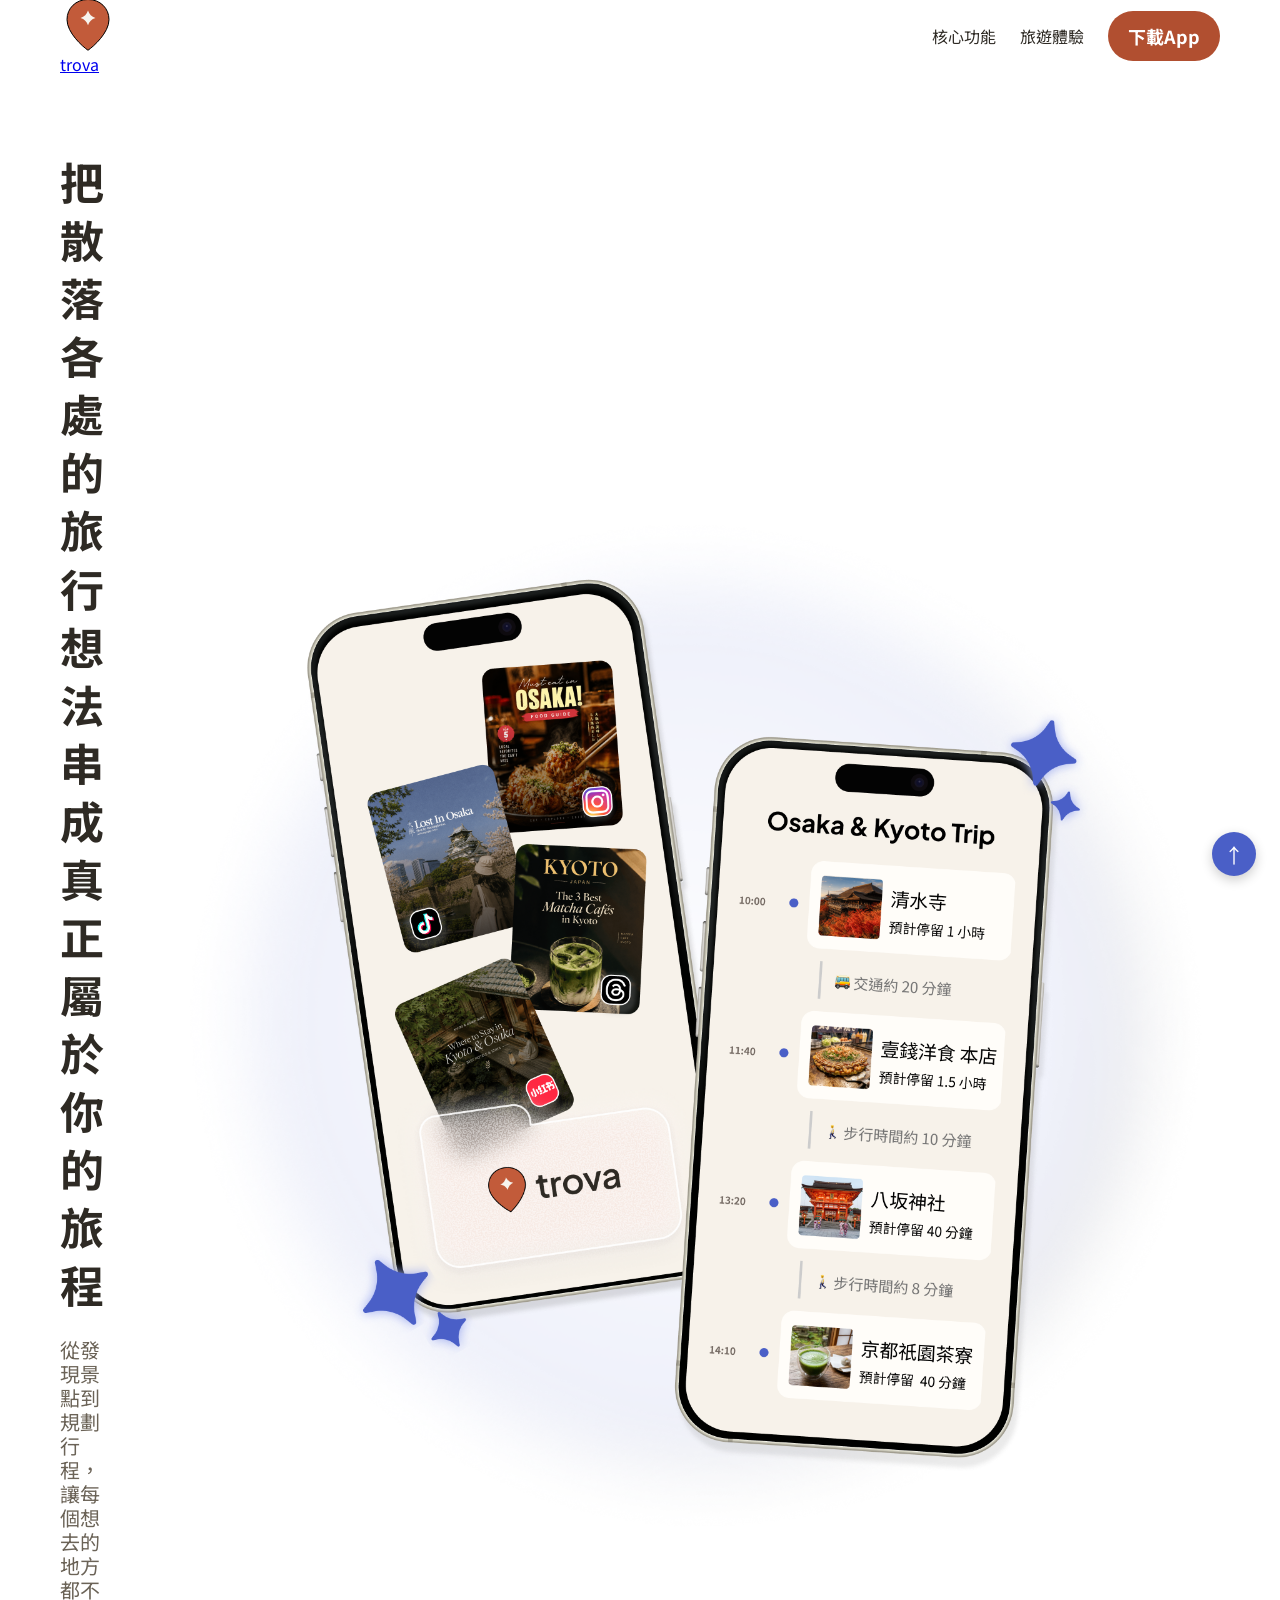
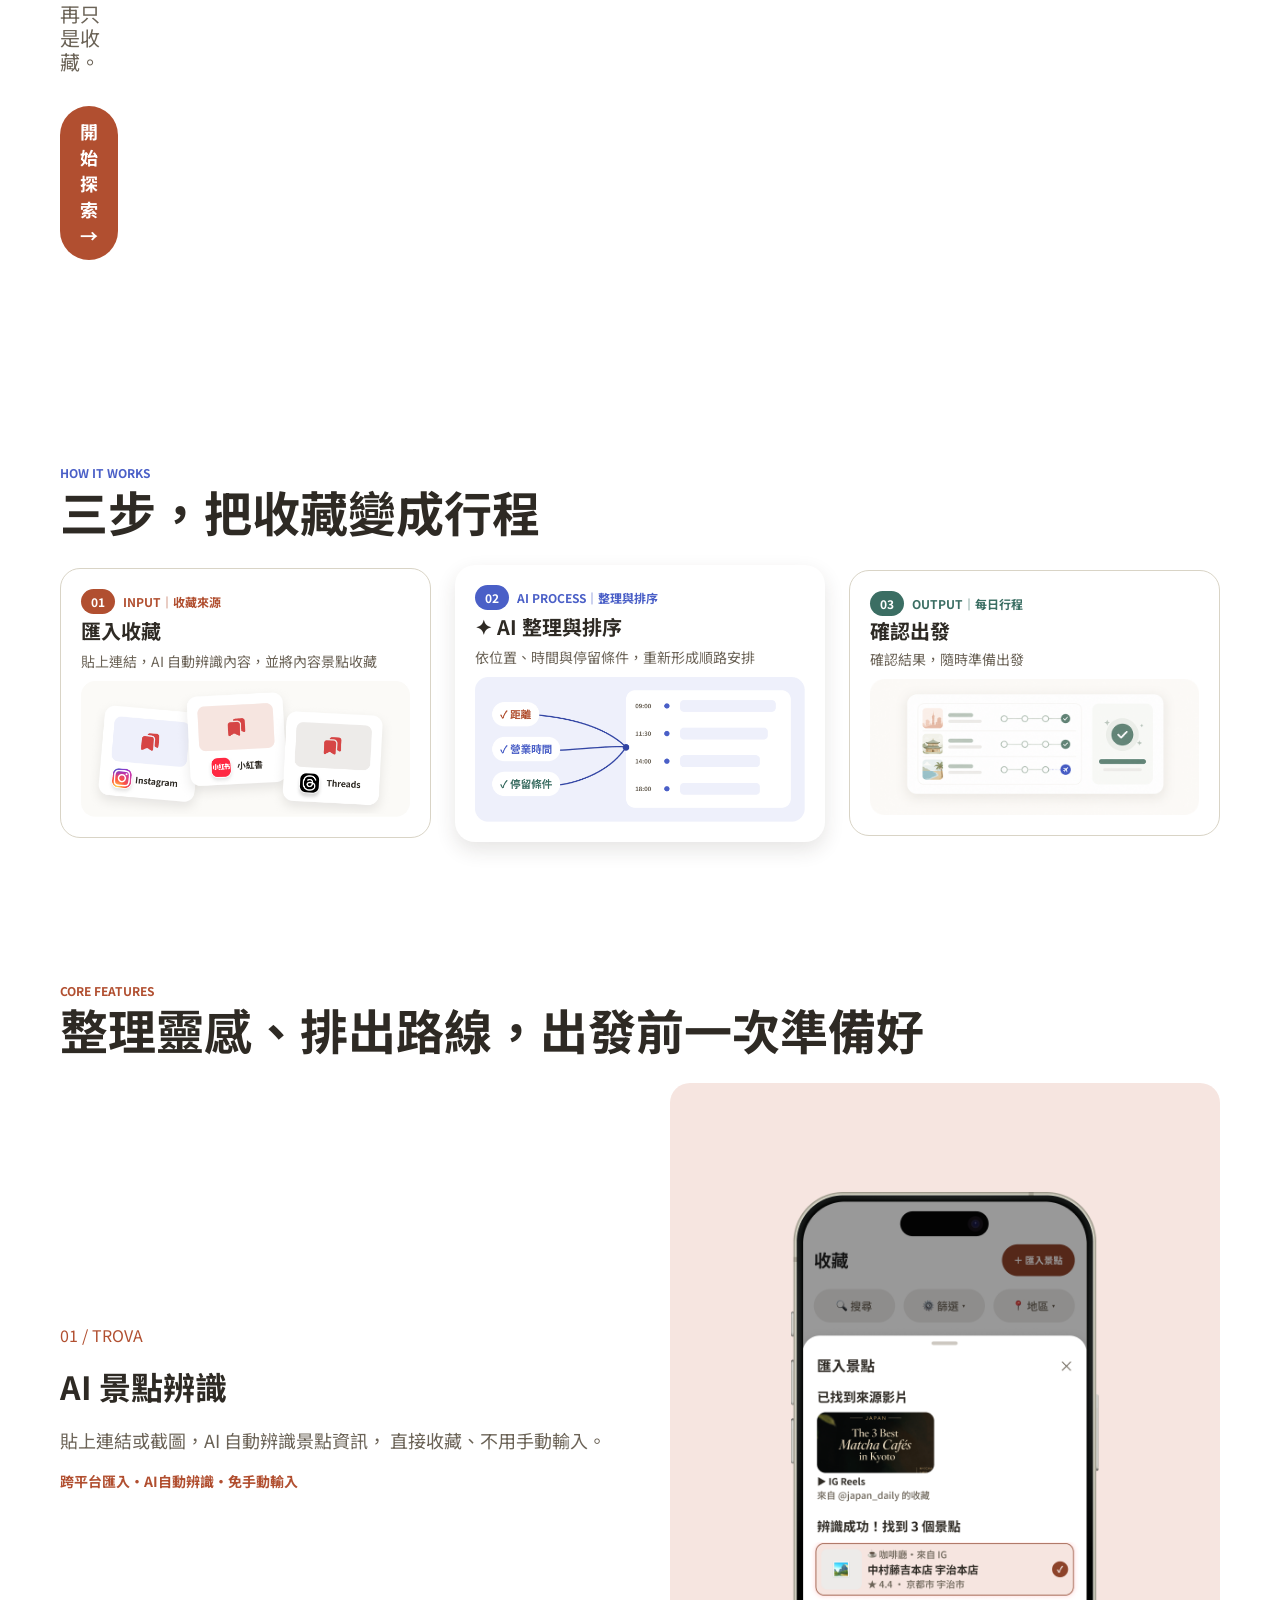
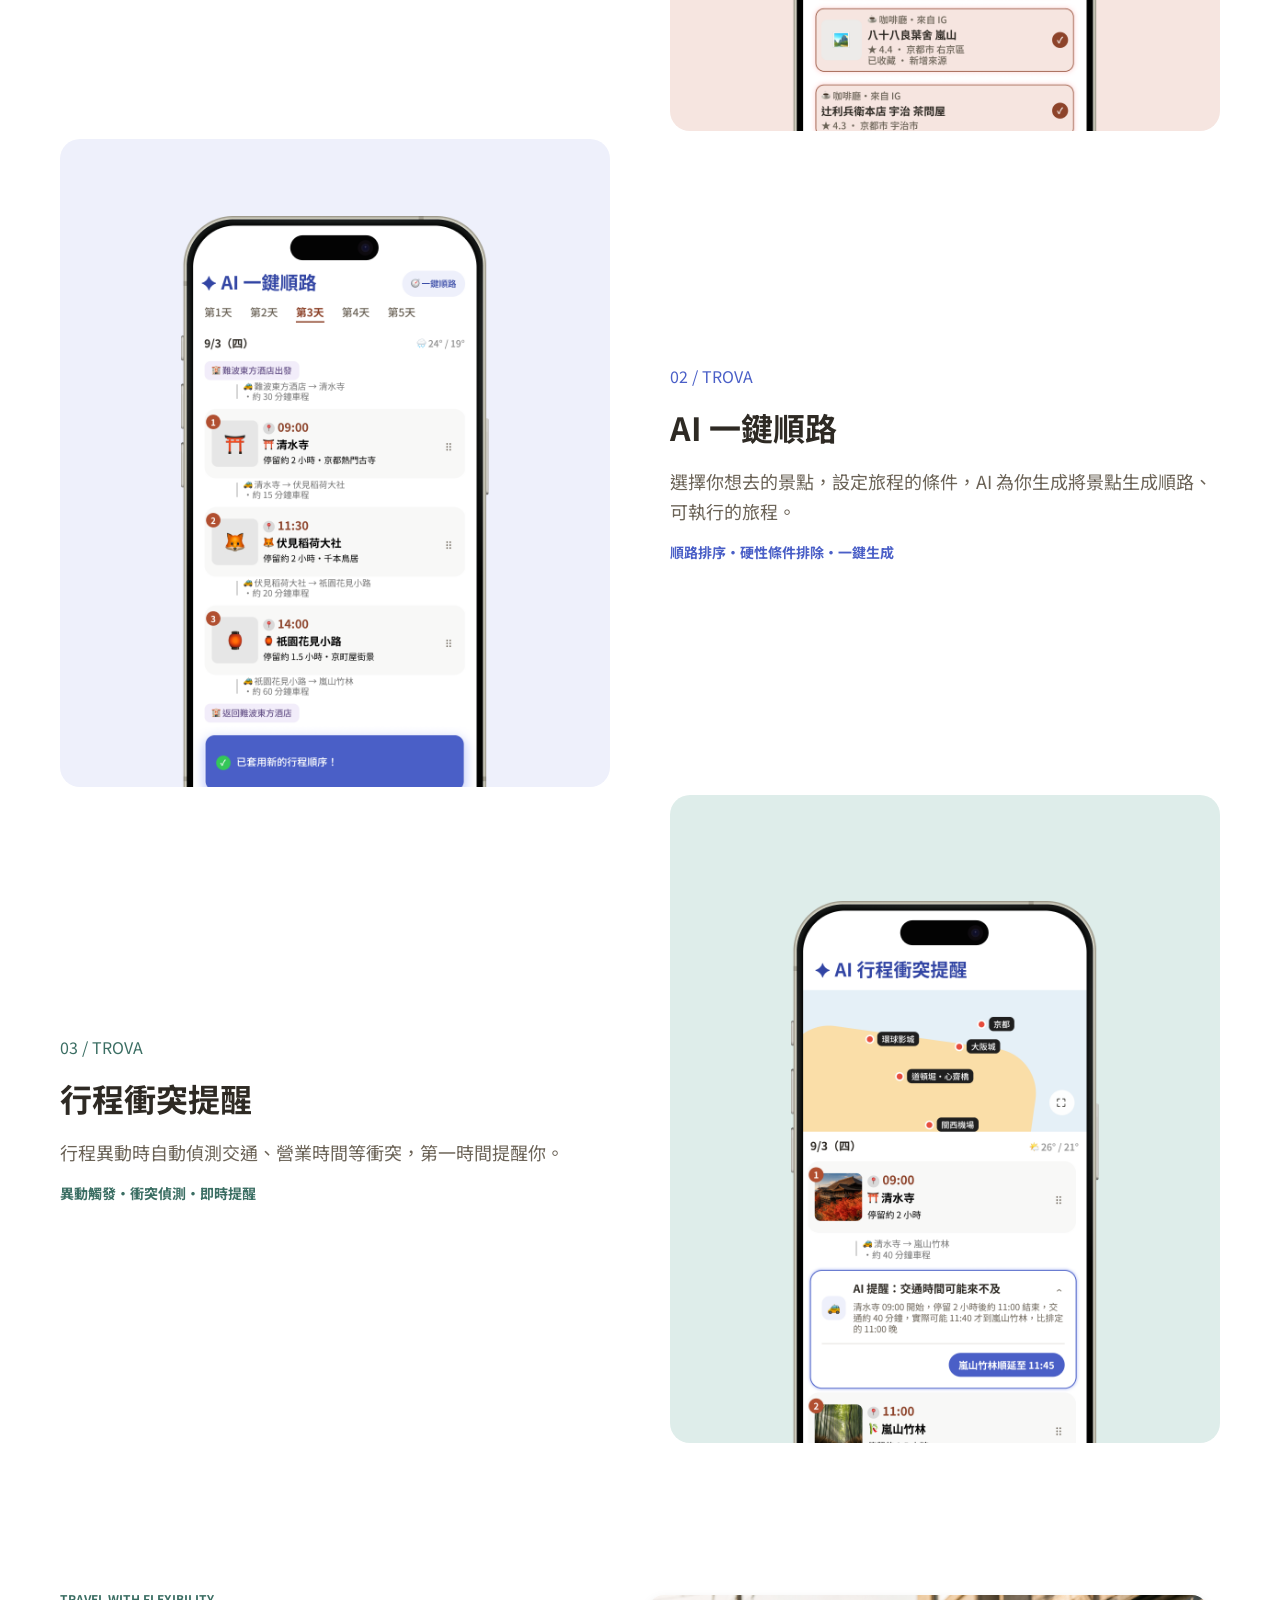
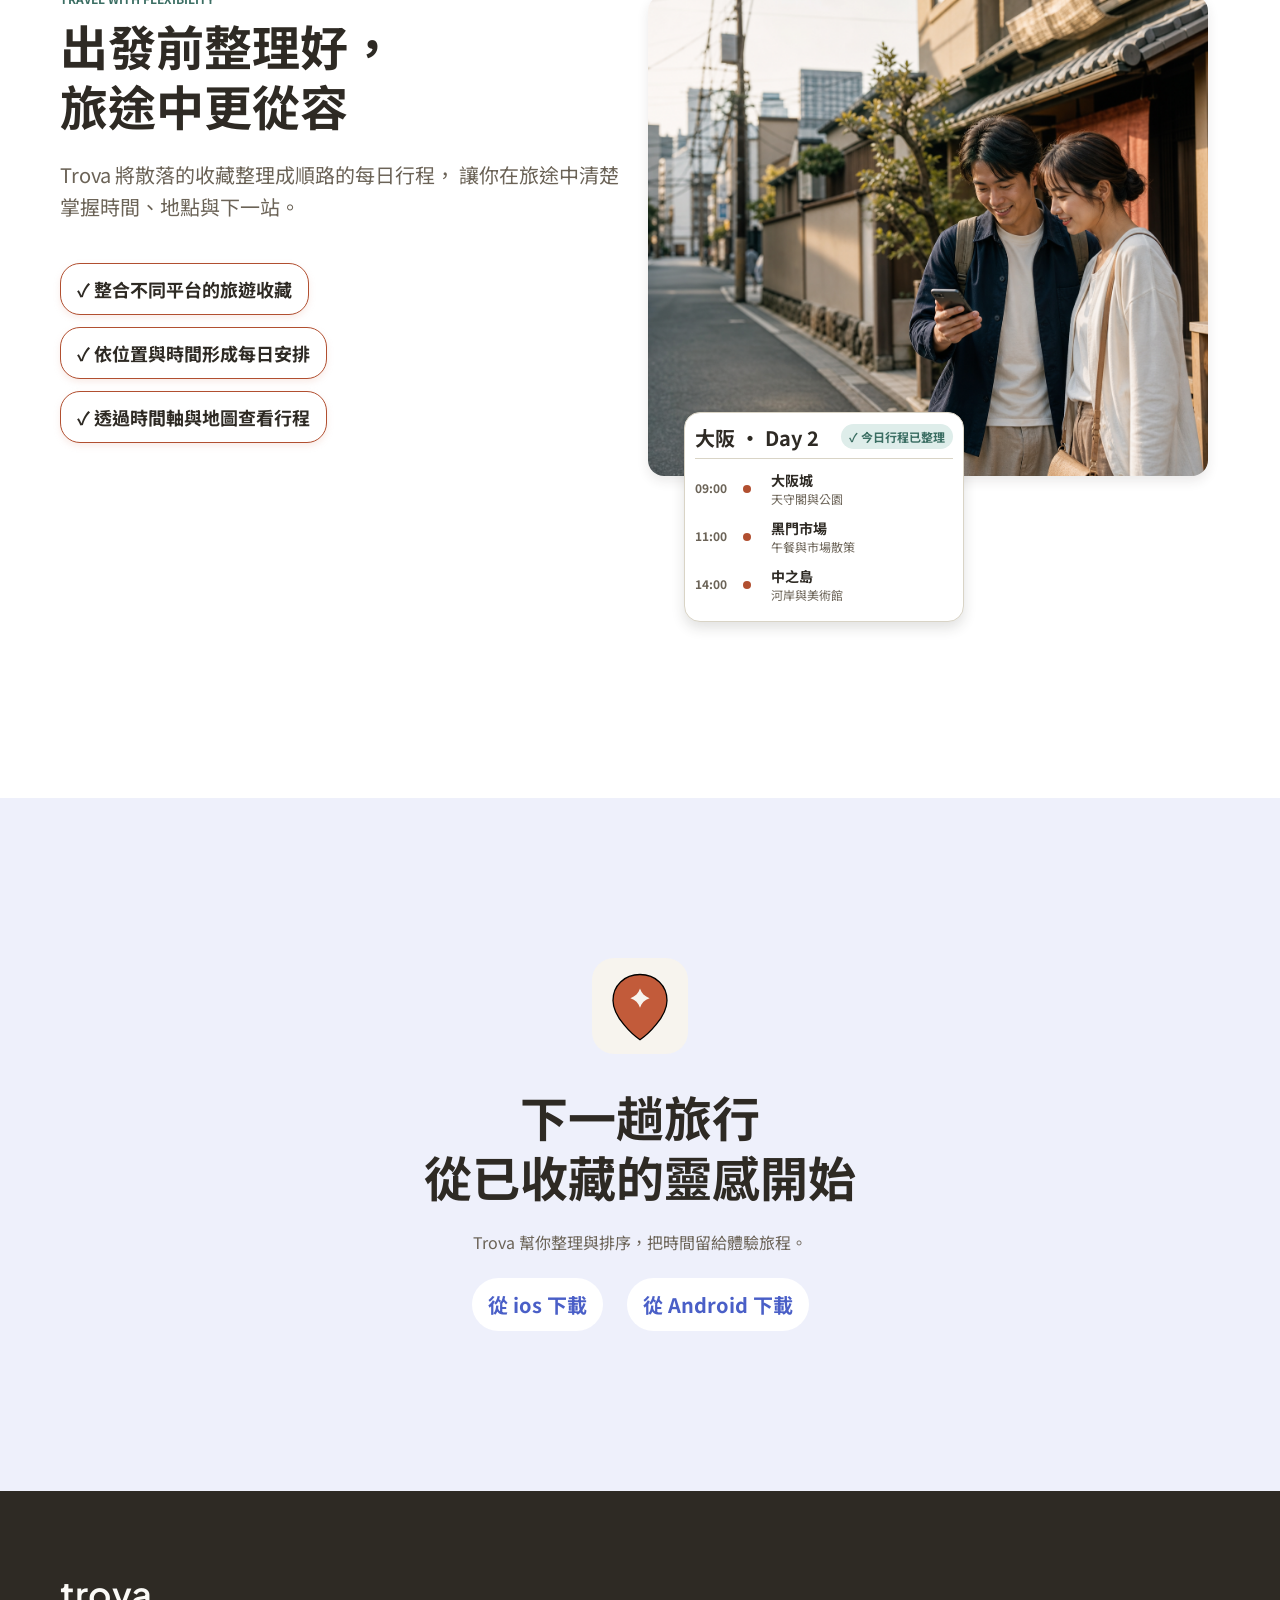
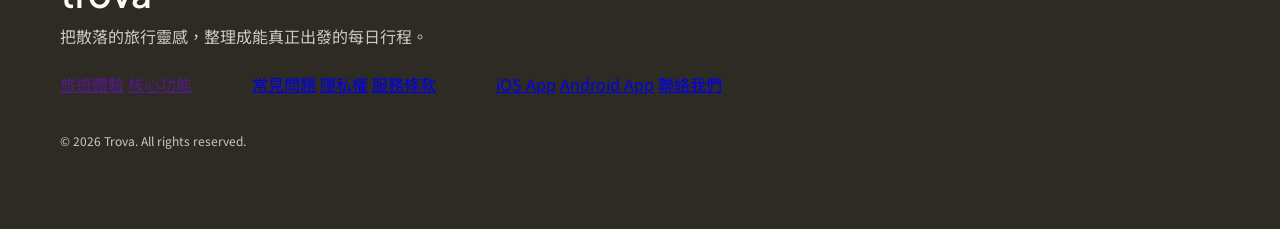
<file: travo_landing_page/travo.html>
<!doctype html>
<html lang="en">
  <head>
    <meta charset="UTF-8" />
    <meta name="viewport" content="width=device-width, initial-scale=1.0" />
    <title>Travo</title>
    <link rel="stylesheet" href="style.css" />
    <link rel="preconnect" href="https://fonts.googleapis.com" />
    <link rel="preconnect" href="https://fonts.gstatic.com" crossorigin />
    <link
      href="https://fonts.googleapis.com/css2?family=Noto+Sans+TC:wght@100..900&family=Plus+Jakarta+Sans:ital,wght@0,200..800;1,200..800&display=swap"
      rel="stylesheet"
    />
  </head>
  <a href="#" class="scroll-top">↑</a>
  <body>
    <header>
      <nav>
        <a href="#" class="brand">
          <img src="./asset/Pin_Sparkle_Logo.svg" alt="Trova" />
          <span>trova</span>
        </a>
        <ul>
          <li><a href="#core-features" class="nav-link">核心功能</a></li>
          <li><a href="#experience" class="nav-link">旅遊體驗</a></li>
          <li><a href="#final-cta" class="cta-btn">下載App</a></li>
        </ul>
      </nav>
    </header>

    <main>
      <section class="hero">
        <div class="hero-text">
          <h1>把散落各處的旅行想法<br />串成真正屬於你的旅程</h1>
          <p>從發現景點到規劃行程，讓每個想去的地方都不再只是收藏。</p>
          <a href="#how-it-works" class="cta-btn">開始探索 →</a>
        </div>
        <img
          class="hero-img-mobile"
          src="./asset/Hero_img_mobile.png"
          alt="Hero Image"
        />
        <img
          class="hero-img-desktop"
          src="./asset/Hero_img_full.png"
          alt="Hero Image"
        />
      </section>

      <section class="how-it-works" id="how-it-works">
        <p>HOW IT WORKS</p>
        <h2>三步，把收藏變成行程</h2>
        <div class="cards">
          <div class="card">
            <div class="tag-row">
              <p class="badge">01</p>
              <p class="label">INPUT｜收藏來源</p>
            </div>
            <h3>匯入收藏</h3>
            <p class="desc">貼上連結，AI 自動辨識內容，並將內容景點收藏</p>
            <img
              src="./asset/step1-sources.png"
              alt="Instagram、小紅書、Threads 三個平台的貼文縮圖疊在一起"
            />
          </div>
          <div class="card">
            <div class="tag-row">
              <p class="badge">02</p>
              <p class="label">AI PROCESS｜整理與排序</p>
            </div>
            <h3>✦ AI 整理與排序</h3>
            <p class="desc">依位置、時間與停留條件，重新形成順路安排</p>
            <img
              src="./asset/step2-ai-route.png"
              alt="依距離、營業時間、停留條件重新排序的時間軸示意圖"
            />
          </div>
          <div class="card">
            <div class="card-text">
              <div class="tag-row">
                <p class="badge">03</p>
                <p class="label">OUTPUT｜每日行程</p>
              </div>
              <h3>確認出發</h3>
              <p class="desc">確認結果，隨時準備出發</p>
            </div>
            <img
              src="./asset/step3-ready-to-go.png"
              alt="手拿著顯示旅遊行程的手機"
            />
          </div>
        </div>
      </section>

      <section class="core-features" id="core-features">
        <p>CORE FEATURES</p>
        <h2>整理靈感、排出路線，出發前一次準備好</h2>
        <div class="features">
          <div class="feature">
            <div class="feature-text">
              <p class="eyebrow">01 / TROVA</p>
              <h3>AI 景點辨識</h3>
              <p class="intro">
                貼上連結或截圖，AI 自動辨識景點資訊， 直接收藏、不用手動輸入。
              </p>
              <p class="overview">跨平台匯入・AI自動辨識・免手動輸入</p>
            </div>
            <div class="phone-frame">
              <img src="./asset/feature1-phone.png" alt="AI 景點辨識示意圖" />
            </div>
          </div>
          <div class="feature">
            <div class="feature-text">
              <p class="eyebrow">02 / TROVA</p>
              <h3>AI 一鍵順路</h3>
              <p class="intro">
                選擇你想去的景點，設定旅程的條件，AI
                為你生成將景點生成順路、可執行的旅程。
              </p>
              <p class="overview">順路排序・硬性條件排除・一鍵生成</p>
            </div>
            <div class="phone-frame">
              <img src="./asset/feature2-phone.png" alt="AI 一鍵順路示意圖" />
            </div>
          </div>
          <div class="feature">
            <div class="feature-text">
              <p class="eyebrow">03 / TROVA</p>
              <h3>行程衝突提醒</h3>
              <p class="intro">
                行程異動時自動偵測交通、營業時間等衝突，第一時間提醒你。
              </p>
              <p class="overview">異動觸發・衝突偵測・即時提醒</p>
            </div>
            <div class="phone-frame">
              <img src="./asset/feature3-phone.png" alt="行程衝突提醒示意圖" />
            </div>
          </div>
        </div>
      </section>

      <section class="experience" id="experience">
        <div class="experience-text">
          <p class="eyebrow">TRAVEL WITH FLEXIBILITY</p>
          <h2>出發前整理好，<br />旅途中更從容</h2>
          <p>
            Trova 將散落的收藏整理成順路的每日行程，
            讓你在旅途中清楚掌握時間、地點與下一站。
          </p>

          <div class="checklist">
            <div class="check-item">
              <p>✓ 整合不同平台的旅遊收藏</p>
            </div>
            <div class="check-item">
              <p>✓ 依位置與時間形成每日安排</p>
            </div>
            <div class="check-item">
              <p>✓ 透過時間軸與地圖查看行程</p>
            </div>
          </div>
        </div>
        <div class="visual">
          <img
            src="./asset/experience-photo.png"
            alt="一對情侶使用trova旅行的圖片"
          />
          <div class="itinerary-card">
            <div class="card-header">
            <h3>大阪 · Day 2</h3>
            <p class="checked">✓ 今日行程已整理</p>
            </div>
            <hr />
            <div class="schedule">
              <p class="time">09:00</p>
              <span class="dot"></span>
              <div class="spot-info">
                <p class="spot">大阪城</p>
                <p class="note">天守閣與公園</p>
              </div>
            </div>
            <div class="schedule">
              <p class="time">11:00</p>
              <span class="dot"></span>
              <div class="spot-info">
                <p class="spot">黑門市場</p>
                <p class="note">午餐與市場散策</p>
              </div>
            </div>
            <div class="schedule">
              <p class="time">14:00</p>
              <span class="dot"></span>
              <div class="spot-info">
                <p class="spot">中之島</p>
                <p class="note">河岸與美術館</p>
              </div>
            </div>
          </div>
        </div>
      </section>

      <section class="final-cta" id="final-cta">
        <div class="final-cta-inner">
        <div class="icon-badge">
          <img src="./asset/Pin_Sparkle_Logo.svg" alt="Trova icon pin" />
        </div>
        <h2>下一趟旅行<br />從已收藏的靈感開始</h2>
        <p>Trova 幫你整理與排序，把時間留給體驗旅程。</p>
        <div class="cta-buttons">
          <a href="#" class="store-btn">從 ios 下載</a>
          <a href="#" class="store-btn">從 Android 下載</a>
        </div>
        </div>
      </section>
    </main>

    <footer>
      <div class="footer-inner">
      <p class="footer-logo">trova</p>
      <p class="footer-desc">把散落的旅行靈感，整理成能真正出發的每日行程。</p>
      <div class="footer-links">
        <div class="footer-row">
          <a href="">旅遊體驗</a>
          <a href="">核心功能</a>
        </div>
        <div class="footer-row">
          <a href="#">常見問題</a>
          <a href="#">隱私權</a>
          <a href="#">服務條款</a>
        </div>
        <div class="footer-row">
          <a href="#">iOS App</a>
          <a href="#">Android App</a>
          <a href="#">聯絡我們</a>
        </div>
      </div>
      <p class="copyright">© 2026 Trova. All rights reserved.</p>
      </div>
    </footer>
  </body>
</html>
</file>
<file: travo_landing_page/style.css>
*{
    box-sizing:border-box;
    padding:0;
    margin:0;
}

.scroll-top {
    position: fixed;
    bottom: 24px;
    right: 24px;
    width: 44px;
    height: 44px;
    border-radius: 50%;
    background-color: #4a5fc7;
    color: white;
    display: flex;
    align-items: center;
    justify-content: center;
    text-decoration: none;
    font-size: 20px;
    box-shadow: 0 4px 12px rgba(0,0,0,0.2);
    z-index: 100;
}

body {
    font-family: "Noto Sans TC", sans-serif;
    color: #6b6357;
}

header {
    position: sticky;
    top: 0;
    z-index: 100;
    background-color: rgba(255, 255, 255, 0.7);
    backdrop-filter: blur(10px);
    -webkit-backdrop-filter: blur(10px);
}

nav {
    display: flex;
    justify-content: space-between;
    align-items: center;
    padding: 0 20px;
    height: 72px;
    margin-bottom: 24px;
}

.logo {
    display: flex;
    align-items: center;
    gap: 6px;
    text-decoration: none;
}

.logo img {
    width: 36px;
    height: 36px;
}

.logo span {
    font-family: "Plus Jakarta Sans", sans-serif;
    font-size: 24px;
    font-weight: 600;
    color: #2e2a24;
}

nav ul {
    display: flex;
    list-style: none;
    gap: 24px;
}

.nav-link {
    display: none;
}

img {
    max-width: 100%;
    height: auto;
    display: block;
}

section.hero {
    padding: 0 20px;
}

h1 {
    font-size: 36px;
    line-height: 48px;
    font-weight: 700;
    margin-bottom: 16px;
    color: #2e2a24;
}

h2 {
    font-size: 24px;
    line-height: 44px;
    font-weight: 700;
    color: #2e2a24;
    margin-bottom: 16px;
}

.hero-visual {
    display: none;
}

section.hero p {
    line-height: 24px;
    margin-bottom: 24px;
}

.cta-btn {
    background-color: #b14f30;
    color: #fff;
    font-size: 18px;
    font-weight: 700;
    padding: 12px 20px;
    border-radius: 999px;
    text-decoration: none;
    display: inline-block;
}

.cta-btn:hover {
    background-color: #E5B8A9;
    color: #b14f30;
}

section.hero .cta-btn {
    margin-bottom: 24px;
}

section.how-it-works {
    padding: 40px 20px;
}

.how-it-works > p {
    font-size: 12px;
    font-weight: 700;
    color: #4a5fc7;
}

section.how-it-works div.cards {
    display: flex;
    flex-direction: column;
    gap:16px;
    align-items: center;
}

section.how-it-works div.cards .card {
    display: flex;
    flex-direction: column;
    padding: 20px;
    border-radius: 20px;
    background-color: #ffffff;
    border: 1px solid #d9d4c6;
    gap: 2px;
}

section.how-it-works div.cards .card:nth-child(2) {
    box-shadow: 0 8px 20px rgba(46,41,36,0.12);
    border: none;
}

.tag-row {
    display: flex;
    align-items: center;
    gap: 8px;
}

.badge {
    color: white;
    font-size: 12px;
    font-weight: 700;
    padding: 4px 10px;
    border-radius: 20px;
    background-color: #B14F30;
}

.label {
    font-size: 12px;
    font-weight: 700;
    color: #B14F30;
}

.card h3 {
    font-size: 20px;
    font-weight: 700;
    color: #2e2a24;
}

.desc {
    font-size: 14px;
    color: #6b6357;
    margin-top: 4px;
}

.card:nth-child(2) .badge {
    background-color: #4A5FC7;
}

.card:nth-child(3) .badge {
    background-color: #3b6e63;
}

.card:nth-child(2) .label {
    color: #4A5FC7;
}

.card:nth-child(3) .label {
    color: #3b6e63;
}

section.how-it-works div.cards .card img {
    margin-top: 8px;
}

section.core-features {
    padding: 40px 20px;
}

.core-features > p {
    font-size: 12px;
    font-weight: 700;
    color: #b14f30;
}

.features {
    display: flex;
    flex-direction: column;
    gap: 20px;
}

.feature {
    display: flex;
    flex-direction: column;
    gap: 16px;
}

.feature-text {
    display: flex;
    flex-direction: column;
    gap: 8px;
}

.intro {
    font-size: 16px;
    color: #6b6357;
    line-height: 24px;
}

.overview {
    font-size: 12px;
    font-weight: 700;
    color: #b14f30;
}

.eyebrow {
    color: #b14f30;
}

.feature:nth-child(2) .eyebrow {
    color: #4A5FC7;
}

.feature:nth-child(2) .overview {
    color: #4A5FC7;
}

.feature:nth-child(3) .eyebrow {
    color: #3b6e63;
}

.feature:nth-child(3) .overview {
    color: #3b6e63;
}

.feature h3 {
    font-size: 20px;
    font-weight: 700;
    color: #2e2a24;
}

.phone-frame {
    background-color: #f6e5e0;
    display: flex;
    justify-content: center;
    border-radius: 20px;
    position: relative;
    overflow: hidden;
    aspect-ratio: 353 / 416;
    padding: 0; 
}

.phone-frame img {
    position: absolute;
    bottom: -3%;
    left: 50%;
    width: 56%;
    transform: translateX(-50%);
}

.feature:nth-child(2) .phone-frame img {
    position: absolute;
    bottom: -3%;
    left: 50%;
    width: 56%;
    transform: translateX(-50%);
}

.feature:nth-child(2) .phone-frame {
    background-color: #eef0fb;
}

.feature:nth-child(3) .phone-frame {
    background-color: #deedea;
}

.experience {
    padding: 40px 20px;
}

.experience-text > p.eyebrow {
    font-size: 12px;
    font-weight: 700;
    color: #3B6E63;
}

.experience-text > p {
    line-height: 24px;
}

.checklist {
    display: flex;
    flex-direction: column;
    gap: 12px;
    margin: 24px 0;
}

.check-item {
    background-color: white;
    border: 1px solid #b14f30;
    border-radius: 20px;
    padding: 12px 16px;
    box-shadow: 0 3px 6px rgba(230, 181, 165, 0.25);
    font-size: 14px;
    font-weight: 700;
    color: #2e2a24;
    width: fit-content;
}

.visual {
    border-radius: 24px;
    padding: 12px;
}

.gbg {
    background-color: #deedea; 
    border-radius: 24px;
    padding: 12px;
}

.visual img {
    display: block;
    width: 100%;
    border-radius: 16px;
    box-shadow: 0 5px 12px rgba(46, 41, 36, 0.1);
}

.itinerary-card {
    position: relative;
    left: 36px;
    bottom: 64px;
    width: 50%;
    background-color: white;
    border: 1px solid #d9d4c6;
    border-radius: 16px;
    box-shadow: 0 6px 13px rgba(46, 41, 36, 0.14);
    padding: 10px;
}

.card-header {
    display: flex; 
    justify-content: space-between; 
    align-items: center;
}

.itinerary-card h3 {
    font-size: 12px; 
    font-weight: 700; 
    color: #2e2a24; 
    margin-bottom: 6px;
}

.checked {
    display: inline-block;
    font-size: 10px;
    font-weight: 700;
    color: #3b6e63;
    background-color: #deedea;
    padding: 4px 8px;
    border-radius: 999px;
    margin-bottom: 8px;
}

.itinerary-card hr {
    border: none;
    border-top: 1px solid #d9d4c6;
    margin-bottom: 8px;
}

.schedule {
    display: flex;
    align-items: center;
    gap: 20px;
    margin-bottom: 8px;
}

.time {
    font-size: 10px; 
    font-weight: 700; 
    color: #6b6357; 
    width: 28px;
}

.dot {
    width: 6px; 
    height: 6px; 
    border-radius: 50%; 
    background-color: #b14f30; 
    margin-top: 3px;
}

.spot {
    font-size: 12px; 
    font-weight: 700; 
    color: #2e2a24;
}

.note {
    font-size: 10px; 
    color: #6b6357;
}

.final-cta {
    background-color: #eef0fb;
    padding: 60px 20px;
    text-align: center;
}

.icon-badge {
    width: 68px;
    height: 68px;
    background-color: #f7f4ee;
    border-radius: 22px;
    display: flex;
    align-items: center;
    justify-content: center;
    margin: 0 auto 32px auto;
}

.icon-badge img {
    width: 52px;
    height: 52px;
}

.final-cta > p {
    font-size: 16px;
    color: #2e2a24;
    line-height: 24px;
    margin-bottom: 32px;
}

.cta-buttons {
    display: flex;
    flex-direction: column;
    gap: 24px;
    align-items: center;
    margin-top: 24px;
}

.store-btn {
    display: inline-block;
    background-color: white;
    color: #4a5fc7;
    font-size: 18px;
    font-weight: 700;
    padding: 12px 16px;
    border-radius: 999px;
    text-decoration: none;
}

.store-btn:hover {
    background-color: #4a5fc7;
    color: white;
}

footer {
    background-color: #2e2a24;
    padding: 40px 20px;
}


.footer-logo {
    font-family: "Plus Jakarta Sans", sans-serif;
    font-size: 36px;
    font-weight: 600;
    color: #fbfaf7;
    margin-bottom: 8px;
}

.footer-desc {
    font-size: 16px;
    color: #cdc8c1;
    line-height: 24px;
    margin-bottom: 24px;
}

.footer-links {
    display: flex;
    flex-direction: column;
    gap: 18px;
    margin-bottom: 36px;
}   

.footer-col {
    display: flex;
    flex-direction: row;
    gap: 36px;
}

.footer-col-title {
    display: none;
}

.footer-col a {
    color: #cdc8c1;
    font-size: 14px;
    text-decoration: none;
}

.footer-col a:hover {
    color: #b14f30;
    text-decoration: underline;
}

.copyright {
    font-size: 12px;
    color: #cdc8c1;
}


/* 桌機版 */
@media (min-width: 768px) {

h2 {
    font-size: 48px;
    line-height: 60px;
    margin-bottom: 24px;
}

.nav-link {
    display:inline;
    color: #2E2A24;
    text-decoration: none;
}

.nav-link:hover {
    text-decoration: underline;
    color: #b14f30;
}

nav {
    max-width: 1200px;
    margin: 0 auto;
}

nav ul {
    align-items: center;
}

.hero-img-mobile {
    display: none;
}

.hero-visual {
    display: block;
}

section.hero {
    display: flex;
    align-items: center;
    justify-content: space-between;
    gap: 40px;
    max-width: 1200px;
    margin: 0 auto;
    padding: 80px 20px;
}

.hero-text {
    flex: 4;
    min-width: 0;
}

.hero-visual {
    flex: 6;
    min-width: 0;
    position: relative;
    aspect-ratio: 928 / 816;
}

.hero-text {
    display: flex;
    flex-direction: column;
    gap: 8px;
    align-items: flex-start;
}

.hero-text h1 {
    /* 文字欄寬約為視窗寬的 40%；標題一行 10 字，字級隨寬度縮放以維持兩行 */
    font-size: clamp(26px, 4vw - 6px, 44px);
    line-height: 1.32;
}

.hero-text p {
    font-size: 20px;
    line-height: 36px;
}

section.how-it-works {
    max-width: 1200px;
    margin: 0 auto;
    padding: 100px 20px;
}

section.how-it-works div.cards {
    flex-direction: row;
    gap: 24px;
    align-items: center;
}

section.how-it-works div.cards .card {
    flex: 1;
    min-width: 0;
}

.core-features {
    max-width: 1200px;
    margin: 0 auto;
    padding: 100px 20px;
}

.features {
    gap: 8px;
}

.feature {
    flex-direction: row;
    align-items: center;
    gap: 60px;
}

.feature-text {
    flex: 1;
    min-width: 0;
}

.feature-text {
    gap: 16px;
}

.eyebrow {
    font-size: 16px;
}

.feature h3 {
    font-size: 32px;
}

.intro {
    font-size: 18px;
    line-height: 30px;
}

.overview {
    font-size: 14px;
}

.phone-frame {
    flex: 1;
    min-width: 0;
}

.feature:nth-child(2) {
    flex-direction: row-reverse;
}

.experience {
    max-width: 1200px;
    margin: 0 auto;
    padding: 100px 20px;
    display: flex;
    gap: 16px;
}

.experience-text {
    flex: 1;
    min-width: 0;
}

.experience-text > p {
    font-size: 20px;
    line-height: 32px;
}

.checklist {
    padding: 16px 0;
}

.check-item {
    font-size: 18px;
}

.visual {
    flex:1; 
    min-width: 0;
}

.itinerary-card{
    min-width: 280px;
}

.itinerary-card h3 {
    font-size: 20px;
}

.itinerary-card .checked {
    font-size: 12px;
}

.itinerary-card .schedule .time {
    font-size: 12px;
}

.dot {
    height: 8px;
    width: 8px;
    margin-top: 3px;
}

.spot {
    font-size: 14px;
    margin-top: 3px;
}

.note {
    font-size: 12px;
}

.final-cta-inner {
    max-width: 1200px;
    margin: 0 auto;
    padding: 100px 20px;
}

.icon-badge {
    width: 96px;
    height: 96px;
}

.icon-badge img {
    width: 72px;
    height: 72px;
}

.cta-buttons {
    flex-direction: row;
    justify-content: center;
}

.store-btn {
    font-size: 20px;
}

footer {
    padding: 0 20px;
}

.footer-inner {
    max-width: 1200px;
    margin: 0 auto;
    padding: 80px 20px;
}

.footer-col-title {
    display: block;
    font-weight: 700;
    color: white;
    margin-bottom: 12px;
}

.footer-top {
    display: flex;
    justify-content: space-between;
    gap: 20px;
    margin-bottom: 40px;
}

.footer-brand {
    max-width: 400px;
}

.footer-links {
    flex-direction: row;
    gap: 60px;
}

.footer-col {
    flex-direction: column;
    gap: 12px;
}

}

/* ============================================================
   動態效果
   ============================================================ */

/* 注意：不要在 html 上設 scroll-behavior: smooth。
   ScrollTrigger 會程式化地設定捲動位置，與 CSS 平滑捲動衝突會造成卡頓與位置亂跳，
   錨點的平滑捲動改由 script.js 處理 */

/* JS 啟用時，先隱藏要播放進場動畫的元素，避免載入時閃一下。
   script.js 在 GSAP 載入失敗或使用者偏好減少動態時會移除 .js */
.js header,
.js .hero-text > *,
.js .hero-img-mobile,
.js .hv-group,
.js .scroll-top {
    opacity: 0;
}

/* ------------------------------------------------------------
   Hero 右側：分層場景
   座標以 Figma Hero Visual 的 928 x 816 為基準，
   由 script.js 依容器寬度等比縮放
   ------------------------------------------------------------ */
.hv {
    position: absolute;
    left: 0;
    top: 0;
    width: 928px;
    height: 816px;
    transform-origin: 0 0;
    transform: scale(var(--hv-scale, 0.6));
}

.hv img {
    max-width: none;
}

.hv-group,
.hv-par,
.hv-float {
    position: absolute;
    left: 0;
    top: 0;
    width: 100%;
    height: 100%;
}

.hv-glow {
    position: absolute;
    left: 60px;
    top: 0;
    width: 816px;
    height: 816px;
}

/* 手機本體：以 271.44 x 565.2 的設計尺寸擺放後旋轉 */
.hv-body {
    position: absolute;
    width: 271.44px;
    height: 565.2px;
}

.hv-body-a {
    left: 198.874px;
    top: 67.95px;
    transform: rotate(-8.19deg);
    filter: drop-shadow(3px 6px 2px rgba(102, 102, 102, 0.2));
}

.hv-body-b {
    left: 475.5185px;
    top: 188.757px;
    transform: rotate(3.8deg);
    filter: drop-shadow(3px 8px 2px rgba(113, 113, 113, 0.15));
}

/* 側邊按鈕 */
.hv-btns {
    position: absolute;
    left: -2.16px;
    top: 107.28px;
    width: 275.76px;
    height: 457.92px;
}

.hv-btn {
    position: absolute;
    width: 3.6px;
    border-radius: 1.44px 0 0 1.44px;
    background:
        linear-gradient(to bottom, rgba(0, 0, 0, 0) var(--b), rgba(0, 0, 0, 0.48)),
        linear-gradient(-90deg, #000 0%, rgba(174, 174, 174, 0) 70%),
        linear-gradient(to bottom, rgba(0, 0, 0, 0.76), rgba(0, 0, 0, 0) var(--t)),
        #f0ece3;
}

.hv-btn-r {
    transform: rotate(180deg);
}

/* 鈦金屬外框 */
.hv-ti {
    position: absolute;
    left: 0;
    top: 0;
    width: 271.44px;
    height: 565.2px;
    border-radius: 44.64px;
    overflow: hidden;
}

.hv-ti > span {
    position: absolute;
}

.hv-ti .hl {
    inset: 0;
    border-radius: 44.64px;
    background: #e7e3bf;
}

.hv-ti .so1 {
    inset: 0;
    border: 2.16px solid #c3c3c3;
    border-radius: 44.64px;
    filter: blur(1.44px);
}

.hv-ti .so2 {
    inset: 0;
    border: 0.72px solid #524b40;
    border-radius: 44.64px;
    filter: blur(0.72px);
}

.hv-ti .si {
    left: 3.6px;
    top: 3.6px;
    width: 264.96px;
    height: 558.72px;
    border: 0.72px solid #fff;
    border-radius: 41.76px;
    filter: blur(0.72px);
}

.hv-ti .hi {
    left: 2.88px;
    top: 2.88px;
    width: 265.68px;
    height: 559.44px;
    border: 0.288px solid #fff;
    border-radius: 41.76px;
}

.hv-ti .cut.c1 {
    left: 210.96px;
    top: 0;
    width: 4.32px;
    height: 2.88px;
    background: linear-gradient(to bottom, #817e73, #c3beac);
}

.hv-ti .cut.c2 {
    left: 0;
    top: 58.32px;
    width: 2.88px;
    height: 4.32px;
    background: linear-gradient(to right, #817e73, #c3beac);
}

.hv-ti .cut.c3 {
    left: 0;
    top: 502.56px;
    width: 2.88px;
    height: 4.32px;
    background: linear-gradient(to right, #817e73, #c3beac);
}

.hv-ti .cut.c4 {
    left: 45.36px;
    top: 562.32px;
    width: 3.6px;
    height: 2.88px;
    background: linear-gradient(to top, #817e73, #c3beac);
}

.hv-ti .cut.c5 {
    left: 268.56px;
    top: 502.56px;
    width: 2.88px;
    height: 4.32px;
    background: linear-gradient(to left, #817e73, #c3beac);
}

/* 螢幕邊框、螢幕、動態島 */
.hv-sf {
    position: absolute;
    left: 2.88px;
    top: 2.88px;
    width: 265.68px;
    height: 559.44px;
    border-radius: 41.76px;
    overflow: hidden;
    background: #000100;
}

.hv-sf::after {
    content: "";
    position: absolute;
    inset: 0;
    border: 2.88px solid #879194;
    border-radius: 41.76px;
    filter: blur(2.52px);
}

.hv-screen {
    position: absolute;
    width: 254.16px;
    height: 547.92px;
    border-radius: 37.44px;
    overflow: hidden;
    background: #f7f2ea;
}

.hv-body-a .hv-screen {
    left: 7.48px;
    top: 11.22px;
}

.hv-body-b .hv-screen {
    left: 8.64px;
    top: 8.64px;
}

.hv-island {
    position: absolute;
    left: calc(50% - 39.96px);
    top: 17.28px;
    width: 79.92px;
    height: 22.32px;
}

/* 左手機：收藏卡片、平台 icon、資料夾 */
.hv-card {
    position: absolute;
    width: 104.4px;
    height: 132px;
    border-radius: 16px;
    overflow: hidden;
    background: #ded9d1;
}

.hv-card::after {
    content: "";
    position: absolute;
    inset: 0;
    background: linear-gradient(to bottom, rgba(0, 0, 0, 0) 35%, rgba(0, 0, 0, 0.72));
}

.hv-card img {
    position: absolute;
}

.hv-card--osaka img {
    left: 0;
    top: -2.73%;
    width: 100%;
    height: 105.45%;
}

.hv-card--lost img,
.hv-card--stay img {
    left: 0;
    top: 0;
    width: 100%;
    height: 100%;
    object-fit: cover;
}

.hv-card--kyoto img {
    left: -1.32%;
    top: -3.74%;
    width: 101.72%;
    height: 120.68%;
    z-index: 1;
}

.hv-icon {
    position: absolute;
    width: 24px;
    height: 24px;
    border: 1px solid #fff;
    border-radius: 8px;
    overflow: hidden;
    box-shadow: 0 3px 4px 0 rgba(159, 159, 159, 0.25);
}

.hv-icon img {
    position: absolute;
    left: -1px;
    top: -1px;
    width: 24px;
    height: 24px;
}

.hv-icon--tiktok,
.hv-icon--threads {
    box-shadow: 0 3px 4px 4px rgba(159, 159, 159, 0.25);
}

.hv-icon--threads {
    background: #fff;
}

.hv-icon--rednote > span {
    position: absolute;
    left: -0.59px;
    top: -1.91px;
    width: 24px;
    height: 24px;
    overflow: hidden;
}

.hv-icon--rednote img {
    left: -33.33%;
    top: -33.33%;
    width: 166.67%;
    height: 166.67%;
}

.hv-folder {
    position: absolute;
    left: 36px;
    top: 407px;
    width: 199px;
    height: 124px;
}

.hv-folder img {
    position: absolute;
}

.hv-folder-glass {
    left: -20px;
    top: -20px;
    width: 239px;
    height: 164px;
}

.hv-folder-outline {
    left: -6.01px;
    top: -4px;
    width: 211.02px;
    height: 136px;
}

.hv-folder-logo {
    left: 44px;
    top: 47px;
    width: 39.2px;
    height: 39.2px;
}

.hv-folder-name {
    position: absolute;
    left: 86px;
    top: 49.1px;
    font-family: "Plus Jakarta Sans", sans-serif;
    font-size: 28px;
    font-weight: 600;
    line-height: normal;
    letter-spacing: -0.35px;
    color: #2e2a24;
    white-space: nowrap;
}

/* 右手機：每日行程（真實 HTML 文字） */
.hv-trip-title {
    position: absolute;
    left: 34.84px;
    top: 44.6px;
    font-family: "Plus Jakarta Sans", sans-serif;
    font-size: 20px;
    font-weight: 700;
    line-height: normal;
    color: #000;
    white-space: nowrap;
}

.hv-timeline {
    position: absolute;
    left: 16.84px;
    top: 87.6px;
    width: 219.6px;
    display: flex;
    flex-direction: column;
    gap: 10.08px;
}

.hv-row {
    display: flex;
    align-items: center;
    gap: 8.64px;
    flex: none;
    width: 100%;
    height: 70px;
    overflow: hidden;
}

.hv-time {
    flex: none;
    width: 31.68px;
    font-size: 7.92px;
    font-weight: 700;
    line-height: normal;
    color: #756b64;
}

.hv-dot {
    flex: none;
    width: 7.2px;
    height: 7.2px;
}

.hv-stop {
    position: relative;
    flex: none;
    width: 164px;
    height: 70px;
    border-radius: 10.08px;
    overflow: hidden;
    background: #fffdf9;
}

.hv-thumb {
    position: absolute;
    left: 8.84px;
    top: 11.5px;
    width: 49px;
    height: 48px;
    border-radius: 2.88px;
    overflow: hidden;
    background: #ddd8d0;
}

.hv-thumb img {
    width: 100%;
    height: 100%;
    object-fit: cover;
}

.hv-name,
.hv-stay {
    position: absolute;
    left: 64.84px;
    font-weight: 400;
    line-height: normal;
    color: #000;
    white-space: nowrap;
}

.hv-name {
    top: 14.5px;
    font-size: 15px;
}

.hv-stay {
    top: 40.5px;
    font-size: 11px;
}

.hv-transit {
    position: relative;
    flex: none;
    width: 220px;
    height: 30px;
    overflow: hidden;
}

.hv-line {
    position: absolute;
    left: 68px;
    top: -4.58px;
    width: 2px;
    height: 40px;
    background: #ccc;
}

.hv-transit-text {
    position: absolute;
    left: 81px;
    top: -1.58px;
    width: 135px;
    height: 34px;
    display: flex;
    align-items: center;
    font-size: 12px;
    line-height: normal;
    color: #737373;
    white-space: nowrap;
}

.hv-spark {
    position: absolute;
}

/* 會持續位移的圖層獨立成合成層，避免每幀重繪整個手機 */
.hv-float,
.hv-card,
.hv-icon,
.hv-spark {
    will-change: transform;
}

/* 進場前元素會被推到畫面外，避免在窄螢幕撐出橫向捲軸（clip 不會建立捲動容器，sticky 不受影響） */
main {
    overflow-x: clip;
}
</file>
